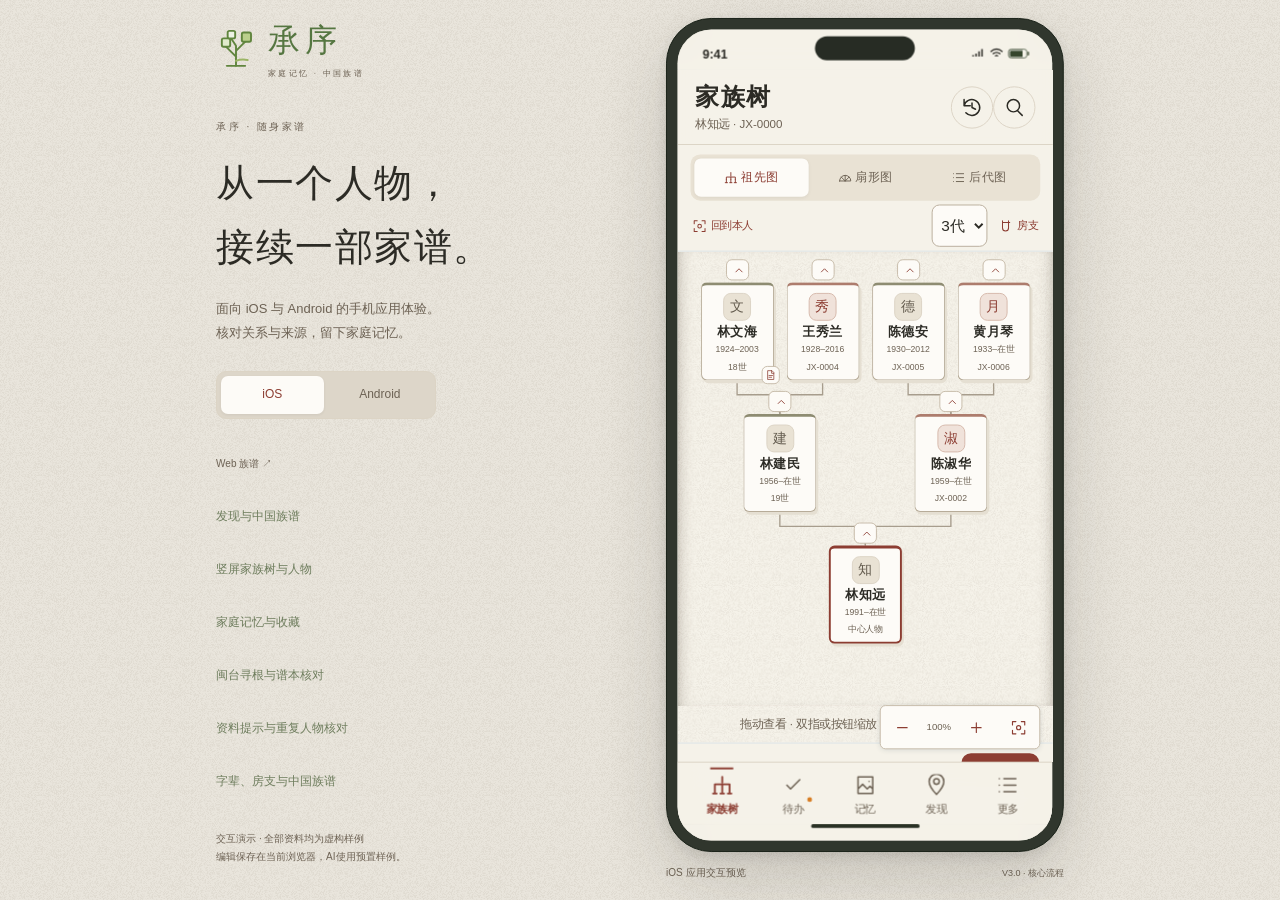
<file: index.html>
<!doctype html>
<html lang="zh-CN"><head><meta charset="utf-8"><meta name="viewport" content="width=device-width,initial-scale=1,viewport-fit=cover"><meta name="theme-color" content="#f5f2e9"><meta name="apple-mobile-web-app-capable" content="yes"><meta name="description" content="承序 iOS 与 Android 手机应用高保真交互原型"><title>承序 · 移动端应用原型</title><link rel="icon" href="[data-uri]" type="image/svg+xml"><style>@charset "UTF-8";
:root{--green:#416c2b;--green-dark:#31541f;--green-soft:#eef3e7;--ink:#25302a;--muted:#6d756f;--line:#e3e6df;--paper:#f7f8f4;--white:#fff;--gold:#aa7f3d;--blue:#507c9d;--rose:#a76d76;--radius:12px;--shadow:0 5px 22px #25372a0a;--font:"Segoe UI","Microsoft YaHei","PingFang SC",sans-serif}
*{box-sizing:border-box}body{margin:0;color:var(--ink);font:14px/1.65 var(--font);background:var(--paper)}button,input,select,textarea{font:inherit}button,a,input,select,textarea{-webkit-tap-highlight-color:transparent}button{cursor:pointer}button:disabled{cursor:not-allowed;opacity:.5}a{color:inherit;text-decoration:none}button{color:inherit}button:focus-visible,a:focus-visible{outline:3px solid #8ea75c;outline-offset:4px}img{max-width:100%;display:block}svg{vertical-align:middle;flex-shrink:0}.icon{width:20px;height:20px;stroke:currentColor;stroke-width:1.65;fill:none;stroke-linecap:round;stroke-linejoin:round}.skip-link{position:fixed;top:-80px;left:10px;z-index:999;background:white;padding:12px}.skip-link:focus{top:8px}h1,h2,h3,h4,p{margin-top:0}h1,h2,h3,h4{line-height:1.45}h1{font-size:30px;font-weight:600;letter-spacing:1px}h2{font-size:21px;font-weight:600}h3{font-size:17px;font-weight:600}p{margin-bottom:15px}.muted{color:var(--muted)}.small{font-size:12px}.tiny{font-size:11px}.serif{font-family:"Noto Serif SC","Songti SC","SimSun",serif}.global-header{height:79px;background:white;display:flex;align-items:center;padding:0 4%;gap:46px;border-bottom:1px solid var(--line);position:sticky;top:0;z-index:50}.brand{display:flex;align-items:center;gap:9px;flex-shrink:0}.brand img{width:42px;height:47px}.brand>span{font-family:"SimSun",serif;font-weight:bold;font-size:29px;letter-spacing:3px;line-height:1.15;color:#496d30}.brand small{display:block;font:8px/1.2 var(--font);letter-spacing:5px;margin-top:4px}.main-nav{display:flex;align-self:stretch;align-items:stretch;gap:27px}.main-nav a{display:flex;gap:5px;align-items:center;position:relative;font-size:14px;white-space:nowrap}.main-nav a.active{font-weight:600;color:var(--green)}.main-nav a.active:after{position:absolute;content:"";height:3px;background:var(--green);left:0;right:0;bottom:0}.nav-new{font-size:9px;background:#edf2e1;color:var(--green);padding:0 4px;border-radius:3px}.header-tools{margin-left:auto;display:flex;align-items:center;gap:16px}.icon-btn{background:transparent;border:0;position:relative;display:inline-flex;align-items:center;justify-content:center;width:36px;height:36px;border-radius:7px}.icon-btn:hover{background:var(--green-soft)}.notification-dot{position:absolute;width:6px;height:6px;right:7px;top:7px;background:#bc8548;border:1px solid white;border-radius:50%}.user-menu{border:0;background:transparent;display:flex;align-items:center;gap:9px;white-space:nowrap}.user-menu .icon{width:14px}.mini-avatar{width:34px;height:34px;display:grid;place-items:center;background:#edf1df;color:#5f753d;border-radius:50%;font-family:serif;font-size:17px}.demo-strip{height:33px;border-bottom:1px solid var(--line);background:#f4f5ed;display:flex;justify-content:center;align-items:center;gap:7px;color:#79826b;font-size:10px;letter-spacing:.4px}.demo-strip button{border:0;background:none;color:#637c46;padding:0 0 0 12px;font-size:10px;display:inline-flex;align-items:center;gap:4px}.demo-strip .icon{width:12px;height:12px}.status-dot{width:5px;height:5px;border-radius:50%;background:#80945c;display:inline-block}.page{max-width:1280px;margin:0 auto;padding:42px 44px 60px}.page-header{display:flex;align-items:flex-end;justify-content:space-between;margin-bottom:26px;gap:18px}.page-header h1{margin:0 0 7px}.page-header p{margin:0;color:var(--muted);font-size:13px}.eyebrow{font-size:10px;letter-spacing:2.7px;color:#71815e;text-transform:uppercase;font-weight:600;margin-bottom:11px}.btn{display:inline-flex;align-items:center;justify-content:center;gap:8px;border-radius:5px;border:1px solid var(--line);padding:10px 18px;line-height:1.3;min-height:42px;background:white;font-weight:500;white-space:nowrap;transition:all .15s}.btn:hover{border-color:#91a67c;background:#f5f8f0}.btn-primary{background:var(--green);border-color:var(--green);color:white}.btn-primary:hover{background:var(--green-dark);color:white}.btn-soft{background:var(--green-soft);border-color:var(--green-soft);color:var(--green)}.btn-plain{background:none;border-color:transparent;padding-left:0;padding-right:0;color:var(--green)}.btn-sm{min-height:34px;padding:7px 12px;font-size:12px}.btn .icon{width:16px;height:16px}.actions{display:flex;align-items:center;gap:10px;flex-wrap:wrap}.text-link{border:0;background:none;color:var(--green);padding:0;display:inline-flex;gap:6px;align-items:center;font-size:12px}.text-link .icon{width:14px}.panel{background:white;border:1px solid var(--line);border-radius:var(--radius);box-shadow:var(--shadow)}.panel-head{padding:22px 24px 15px;display:flex;align-items:center;justify-content:space-between;gap:14px}.panel-head h2,.panel-head h3{margin:0}.panel-body{padding:0 24px 24px}.section-heading{display:flex;justify-content:space-between;align-items:center;margin:33px 0 16px}.section-heading h2{margin:0}.tag{display:inline-flex;align-items:center;gap:4px;border-radius:4px;padding:3px 8px;font-size:10px;background:#f1f3ed;color:#67735c;white-space:nowrap}.tag.green{background:#edf3e4;color:#527835}.tag.amber{background:#f8f0df;color:#967133}.tag.blue{background:#edf3f7;color:#557c96}.tag .icon{width:11px;height:11px}.avatar{width:43px;height:43px;display:grid;place-items:center;background:#e8eef2;color:#6486a0;border-radius:50%;font:22px "SimSun",serif;flex-shrink:0}.avatar.female{background:#f4e9e9;color:#ab7f85}.avatar.large{width:80px;height:80px;font-size:37px}.avatar.xlarge{width:110px;height:110px;font-size:47px;border:5px solid white;box-shadow:0 1px 8px #23352b12}.avatar.tiny-avatar{width:28px;height:28px;font-size:14px}.divider{height:1px;background:var(--line);margin:20px 0}.empty-state{text-align:center;padding:60px 20px;color:var(--muted)}.empty-state .icon{width:38px;height:38px;margin-bottom:15px;color:#99a887}.hidden{display:none!important}
/* Home */
.home-page{padding-top:33px}.welcome-line{display:flex;align-items:center;justify-content:space-between;margin-bottom:24px;color:var(--muted);font-size:12px}.welcome-line strong{font-weight:500;color:#526147}.home-grid{display:grid;grid-template-columns:minmax(0,1fr) 310px;gap:24px}.hero{background:#edf1e4;position:relative;overflow:hidden;min-height:316px;border-radius:14px;display:flex;border:1px solid #e0e7d6}.hero-copy{padding:35px 32px;position:relative;z-index:2;width:59%}.hero h1{font-family:"SimSun",serif;font-size:34px;line-height:1.55;font-weight:500;letter-spacing:3px;margin-bottom:14px}.hero p{font-size:12px;line-height:1.9;color:#737c67;max-width:290px;margin-bottom:23px}.hero-art{position:absolute;right:0;top:0;bottom:0;width:47%;overflow:hidden}.hero-art:before{content:"";position:absolute;inset:0;background:linear-gradient(90deg,#edf1e4,transparent 35%);z-index:1}.hero-photo{position:absolute;width:285px;height:204px;right:-30px;top:58px;background:white;border:9px solid white;transform:rotate(7deg);box-shadow:0 10px 25px #3e513422;object-fit:cover}.hero-letter{position:absolute;right:86px;top:157px;width:137px;height:129px;transform:rotate(-11deg);border:6px solid #fffaf0;box-shadow:0 6px 14px #39452c20;object-fit:cover}.hero-seal{position:absolute;width:50px;height:50px;border:1px solid #8d9f6a;border-radius:50%;left:25px;top:40px;display:grid;place-items:center;font:18px "SimSun";color:#7c8f5b;transform:rotate(-13deg);z-index:2}.family-panel{padding:23px 23px 0;background:white}.family-panel h3{font-size:14px;margin-bottom:15px}.family-name{font-family:"SimSun",serif;font-size:22px;letter-spacing:3px;margin:14px 0 5px}.family-summary{display:grid;grid-template-columns:1fr 1fr 1fr;margin:21px 0 19px}.family-summary>div{text-align:center;border-right:1px solid var(--line)}.family-summary>div:last-child{border:0}.family-summary strong{display:block;font:23px Georgia,serif;color:#3c5631}.family-summary span{font-size:10px;color:var(--muted)}.family-panel .btn{width:100%;margin-bottom:21px}.avatar-stack{display:flex;align-items:center;margin-top:15px}.avatar-stack .mini-avatar{border:2px solid white;margin-right:-8px;width:30px;height:30px;font-size:13px}.avatar-stack span:last-child{font-size:11px;color:var(--muted);margin-left:16px}.quick-actions{display:grid;grid-template-columns:repeat(3,1fr);gap:12px;margin-top:18px}.quick-action{display:flex;align-items:center;gap:12px;text-align:left;background:white;border:1px solid var(--line);border-radius:9px;padding:16px 17px}.quick-action:hover{border-color:#a2b78c;box-shadow:var(--shadow)}.action-icon{width:36px;height:36px;background:#f0f3e8;border-radius:9px;display:grid;place-items:center;color:#738950;flex-shrink:0}.quick-action strong{display:block;font-size:12px;font-weight:500}.quick-action small{color:var(--muted);font-size:10px}.home-lower{display:grid;grid-template-columns:minmax(0,1fr) 310px;gap:24px}.tasks{display:grid;grid-template-columns:1fr 1fr;gap:14px}.task{border:1px solid var(--line);border-radius:10px;background:white;padding:20px;display:flex;align-items:flex-start;gap:13px}.task-title{font-size:13px;font-weight:600;margin-bottom:6px}.task p{font-size:11px;line-height:1.8;color:var(--muted);margin-bottom:14px}.task-icon{color:#869a69;margin-top:4px}.activity-list{padding:0 22px}.activity{position:relative;padding:0 0 18px 29px;font-size:11px}.activity:before{content:"";position:absolute;left:6px;top:8px;width:6px;height:6px;border-radius:50%;background:#a3b78c}.activity:after{content:"";position:absolute;left:8px;top:18px;bottom:2px;width:1px;background:var(--line)}.activity:last-child:after{display:none}.activity small{display:block;font-size:10px;color:#929a8c;margin-top:4px}.memory-teaser{display:grid;grid-template-columns:repeat(3,1fr);gap:14px}.memory-mini{border:1px solid var(--line);border-radius:10px;overflow:hidden;background:white;cursor:pointer}.memory-mini>img{width:100%;height:132px;object-fit:cover}.memory-mini-body{padding:12px 13px}.memory-mini h4{font-size:12px;margin-bottom:4px}.memory-mini p{font-size:10px;color:var(--muted);margin:0}.roots-mini{background:#edf1e6;padding:22px;border-radius:12px;position:relative;overflow:hidden}.roots-mini h3{font-family:"SimSun",serif;font-size:22px;letter-spacing:2px;position:relative}.roots-mini p{font-size:11px;color:#79816c;line-height:1.9;position:relative}.roots-mini .icon{color:#899f70}.page-footer{margin-top:45px;display:flex;justify-content:space-between;padding-top:19px;border-top:1px solid var(--line);font-size:10px;color:#9a9e93}.page-footer a{color:#6c7f52}
/* Tree */
.tree-page{max-width:none;padding:0}.tree-toolbar{padding:19px 3%;background:white;display:flex;justify-content:space-between;gap:12px;align-items:center;border-bottom:1px solid var(--line)}.tree-title{display:flex;align-items:center;gap:12px}.tree-title strong{font-size:15px}.tree-title .icon{color:#7e945e}.tree-title small{display:block;font-size:10px;color:var(--muted)}.tree-title button{border:0;background:none}.view-switch{display:flex;background:#f3f5ef;padding:4px;border-radius:7px;gap:3px}.view-switch button{border:0;background:transparent;padding:7px 12px;font-size:11px;border-radius:4px;display:flex;align-items:center;gap:6px}.view-switch .active{background:white;box-shadow:0 1px 4px #263c2510;color:var(--green)}.view-switch .icon{width:15px;height:15px}.tree-actions{display:flex;align-items:center;gap:12px}.tree-actions select,.filter-select{border:1px solid var(--line);border-radius:5px;background:white;padding:8px;font-size:11px;color:#59634f}.tree-subbar{display:flex;align-items:center;justify-content:space-between;padding:12px 3%;font-size:11px;border-bottom:1px solid var(--line);background:#fbfcf9}.tree-subbar .actions{gap:19px}.legend{display:flex;gap:14px;align-items:center;font-size:10px;color:var(--muted)}.legend i{width:7px;height:7px;display:inline-block;margin-right:5px;border-radius:2px;background:#7999ae}.legend .female-dot{background:#c2959b}.legend .hint-dot{background:#8aa35b}.tree-workspace{position:relative;min-height:610px;height:calc(100vh - 263px);overflow:hidden;background:#f3f5ef;background-image:radial-gradient(#bcc7b84d .7px,transparent .7px);background-size:20px 20px}.tree-canvas{width:1320px;height:650px;position:relative;transform-origin:0 0;touch-action:none;cursor:grab;transition:transform .15s}.tree-canvas.dragging{cursor:grabbing;transition:none}.tree-lines{position:absolute;inset:0;width:100%;height:100%;pointer-events:none}.tree-lines path{fill:none;stroke:#c6cfc0;stroke-width:1.5}.generation-label{position:absolute;top:21px;color:#949d8b;font-size:10px;letter-spacing:1px}.person-node{position:absolute;width:214px;min-height:79px;background:white;border:1px solid #e0e5d9;border-radius:7px;box-shadow:0 2px 6px #2d3d2110;display:flex;align-items:center;gap:11px;padding:14px 12px;text-align:left;cursor:pointer;border-left:3px solid #83a2b6}.person-node.female{border-left-color:#cba2a8}.person-node:hover{border-color:#9fb585;box-shadow:0 3px 14px #3444271c;z-index:3}.person-node.selected{outline:2px solid #6d9151;outline-offset:2px}.person-node .avatar{width:37px;height:37px;font-size:19px}.person-node strong{font-size:13px;font-weight:600;display:block}.person-node small{font-size:9px;color:#8c9385;display:block;margin-top:2px}.person-node .node-info{min-width:0}.node-badge{position:absolute;right:9px;top:9px;color:#83a35b}.node-badge .icon{width:13px;height:13px}.node-id{font-size:8px;letter-spacing:.4px;color:#a2a89c}.person-node.placeholder{border:1px dashed #c4d0b9;justify-content:center;min-height:65px;color:#8c9e7d;background:#f9fbf6;box-shadow:none;font-size:11px}.person-node.placeholder .icon{width:15px}.node-living{font-size:9px;color:#7a8c6a;display:flex;gap:2px;align-items:center}.node-living .icon{width:10px;height:10px}.tree-controls{position:absolute;bottom:24px;left:3%;display:flex;background:white;border:1px solid var(--line);box-shadow:var(--shadow);border-radius:7px;overflow:hidden;z-index:5}.tree-controls button{background:white;border:0;border-right:1px solid var(--line);width:39px;height:39px;font-size:16px}.tree-controls button:last-child{border:0}.tree-controls .icon{width:17px}.tree-controls .zoom-text{width:54px;font-size:10px;color:var(--muted)}.tree-hint{position:absolute;bottom:25px;left:50%;transform:translateX(-50%);font-size:10px;color:#8c9682;white-space:nowrap;background:#f4f6f0e8;padding:5px 12px;border-radius:10px}.tree-selection{position:absolute;top:21px;left:24px;background:white;border:1px solid var(--line);border-radius:6px;padding:8px 13px;z-index:4;font-size:10px;color:var(--muted)}.fan-wrap{display:flex;align-items:center;justify-content:center;height:100%;min-height:520px}.fan-svg{max-width:820px;width:88%;height:100%}.fan-svg path{stroke:white;stroke-width:3;cursor:pointer;transition:filter .2s}.fan-svg path:hover{filter:brightness(.95)}.fan-svg text{pointer-events:none;font-family:var(--font);font-size:12px;fill:#4e6240}.descendants{width:min(760px,90%);margin:35px auto;background:white;padding:24px;border:1px solid var(--line);border-radius:10px}.descendant-row{display:flex;align-items:center;gap:12px;border-bottom:1px solid var(--line);padding:12px 15px;cursor:pointer}.descendant-row:hover{background:#f8faf4}.descendant-row .relationship{font-size:10px;margin-left:auto;color:var(--muted)}
/* Drawers / profiles */
.drawer-scrim{position:fixed;inset:112px 0 0;background:#15271013;z-index:60}.person-drawer{position:fixed;right:0;top:112px;bottom:0;width:386px;max-width:95vw;background:white;z-index:61;box-shadow:-8px 0 35px #22351f16;overflow:auto;animation:slideIn .2s ease}.drawer-top{padding:20px 22px;display:flex;justify-content:space-between;color:#7e8773;font-size:11px;border-bottom:1px solid var(--line)}.drawer-person{padding:27px 26px 22px;text-align:center}.drawer-person .avatar{margin:0 auto 15px}.drawer-person h2{font-family:"SimSun";font-size:26px;letter-spacing:3px;margin-bottom:3px}.drawer-person .tag{margin-top:10px}.drawer-primary{padding:0 24px 24px;display:grid;grid-template-columns:1fr 1fr;gap:10px}.drawer-details{border-top:1px solid var(--line);padding:23px 26px}.drawer-details h3{font-size:13px;margin-bottom:18px}.info-pair{display:flex;gap:15px;margin-bottom:13px;font-size:12px}.info-pair>span{color:var(--muted);min-width:43px}.info-pair>strong{font-weight:500}.drawer-metrics{display:grid;grid-template-columns:repeat(3,1fr);gap:5px;border-top:1px solid var(--line);padding:21px 20px;text-align:center}.drawer-metrics strong{display:block;font:23px Georgia;color:#587441}.drawer-metrics span{font-size:10px;color:var(--muted)}.hint-card{margin:0 24px 22px;background:#f6f5ec;padding:17px;border-radius:8px;font-size:11px;color:#7e7859}.hint-card h4{font-size:12px;color:#747250;margin-bottom:6px}.hint-card .btn{margin-top:7px}.profile-hero{background:#eaf0e1;border-bottom:1px solid #dde6d4;padding:25px 0 0}.profile-hero-inner{max-width:1190px;margin:auto;padding:0 38px}.breadcrumb{font-size:11px;color:#7b876f;margin-bottom:22px}.profile-heading{display:flex;gap:23px;align-items:center;padding-bottom:25px}.profile-heading h1{font-family:"SimSun";font-size:33px;letter-spacing:4px;margin-bottom:6px}.profile-heading .actions{margin-left:auto}.profile-identity{color:#7d8971;font-size:12px}.profile-tabs{display:flex;gap:33px}.profile-tabs button,.tab-button{border:0;background:none;color:#6d795e;font-size:12px;padding:13px 1px;position:relative}.profile-tabs button.active{font-weight:600;color:#3f642b}.profile-tabs button.active:after{content:"";position:absolute;bottom:0;left:0;right:0;height:3px;background:var(--green)}.profile-tabs .tab-count{font-size:10px;color:#859078;margin-left:5px}.profile-body{display:grid;grid-template-columns:minmax(0,1fr) 292px;gap:24px;max-width:1190px;padding:28px 38px 60px;margin:auto}.profile-main>.panel{margin-bottom:20px}.fact-grid{display:grid;grid-template-columns:1fr 1fr;gap:0 25px}.fact{padding:14px 0;border-bottom:1px solid #eef0e8;position:relative;font-size:12px}.fact label{color:var(--muted);font-size:10px;display:block;margin-bottom:6px}.fact .text-link{font-size:10px;position:absolute;right:0;top:14px}.fact small{display:block;color:#8b9581;font-size:10px;margin-top:4px}.profile-aside .panel{margin-bottom:18px}.profile-aside .panel-head{padding:20px 20px 12px}.profile-aside .panel-body{padding:0 20px 20px;font-size:11px}.hint-row{display:flex;align-items:flex-start;gap:9px;padding:12px 0;border-bottom:1px solid var(--line);font-size:11px}.hint-row .icon{width:16px;color:#8ba268}.hint-row p{margin:0}.hint-row small{font-size:10px;color:#8d967f;display:block}.family-member{display:flex;align-items:center;gap:12px;padding:13px 0;border-bottom:1px solid #edf0e7;font-size:12px}.family-member .text-link{margin-left:auto}.family-member small{display:block;color:var(--muted);font-size:10px}.source-row{padding:18px 0;border-bottom:1px solid var(--line);display:flex;gap:14px;align-items:flex-start}.source-number{width:29px;height:29px;border-radius:50%;background:#eef3e7;display:grid;place-items:center;color:#76915a;font-size:12px;flex-shrink:0}.source-row h4{font-size:13px;margin-bottom:6px}.source-row p{font-size:11px;color:var(--muted);margin-bottom:9px}.source-row .btn{margin-left:auto}.timeline{padding:0 0 0 22px}.timeline-event{position:relative;border-left:1px solid #d4dec9;padding:0 0 32px 29px}.timeline-event:before{position:absolute;content:"";width:9px;height:9px;border-radius:50%;background:#839d61;left:-5px;top:8px;border:2px solid white;box-shadow:0 0 0 1px #c7d4b9}.timeline-event .year{font:22px Georgia;color:#6c8051;margin-bottom:6px}.timeline-event h4{font-size:13px;margin-bottom:3px}.timeline-event p{font-size:11px;color:var(--muted);margin-bottom:8px}.change{padding:18px 0;border-bottom:1px solid var(--line);font-size:12px}.change small{display:block;color:var(--muted);font-size:10px;margin-top:7px}
/* Memories */
.toolbar{display:flex;gap:15px;align-items:center;justify-content:space-between;padding:17px 0;margin-bottom:9px}.pill-tabs{display:flex;gap:6px;flex-wrap:wrap}.pill-tabs button{border:1px solid transparent;background:transparent;border-radius:30px;font-size:12px;padding:7px 16px;color:#77816c}.pill-tabs button.active{background:#e7eddd;color:#4b6c35;border-color:#e0e7d4}.search-field{border:1px solid var(--line);background:white;display:flex;gap:8px;align-items:center;border-radius:6px;padding:7px 12px;max-width:280px}.search-field .icon{width:16px;color:#94a087}.search-field input{border:0;outline:0;min-width:0;background:none;width:100%;font-size:12px}.memory-grid{display:grid;grid-template-columns:repeat(3,1fr);gap:22px}.memory-card{background:white;border:1px solid var(--line);border-radius:11px;overflow:hidden;transition:box-shadow .2s,transform .2s}.memory-card:hover{transform:translateY(-3px);box-shadow:0 10px 30px #29412212}.memory-image{position:relative;cursor:pointer;height:216px;background:#e2e6db;overflow:hidden}.memory-image>img{width:100%;height:100%;object-fit:cover}.memory-type{position:absolute;left:13px;top:13px;background:#ffffffed;border-radius:4px;padding:3px 8px;color:#637054;font-size:10px;display:flex;gap:4px;align-items:center}.memory-type .icon{width:12px;height:12px}.memory-save{position:absolute;right:12px;top:12px;width:29px;height:29px;background:#fffffff0;border:0;border-radius:50%;display:grid;place-items:center;color:#879771}.memory-save .icon{width:15px;height:15px}.memory-save.saved{color:#547c32}.memory-card-body{padding:18px 19px}.memory-card h3{font-size:15px;margin-bottom:7px;cursor:pointer}.memory-card p{font-size:11px;color:var(--muted);min-height:38px;margin-bottom:16px}.memory-meta{display:flex;align-items:center;justify-content:space-between;font-size:10px;color:#8b9480}.memory-person{display:flex;align-items:center;gap:7px}.memory-person .avatar{width:24px;height:24px;font-size:12px}.audio-art{display:flex;align-items:center;justify-content:center;gap:4px;height:100%;background:#e9eee1;color:#7b9661}.audio-art i{display:inline-block;width:3px;border-radius:3px;background:#a3b48d}.audio-art .big-play{position:absolute;width:49px;height:49px;border:0;background:#fff;border-radius:50%;color:#6b8d48;box-shadow:0 3px 14px #52743c20;display:grid;place-items:center}.story-art{height:100%;background:#eee8db;padding:28px 34px;color:#a2957d;display:flex;flex-direction:column;justify-content:center}.story-art span{font-family:"SimSun";font-size:29px;letter-spacing:4px;line-height:1.8}.story-art small{font-size:9px;margin-top:8px;letter-spacing:2px}.memory-viewer{display:grid;grid-template-columns:1.1fr 1fr;gap:27px}.memory-viewer>img{width:100%;max-height:480px;object-fit:contain;border-radius:8px;background:#eceee8}.memory-viewer h2{font-size:21px}.memory-viewer .story-text{font-size:12px;line-height:2;color:#687260}.audio-player{padding:18px;background:#f0f4e8;border-radius:8px;margin-bottom:18px}.audio-player audio{width:100%}.audio-player p{font-size:11px;margin:10px 0 0}
/* Roots */
.roots-banner{display:grid;grid-template-columns:1fr 1fr;background:#eaf0e0;border:1px solid #dde6cf;border-radius:13px;overflow:hidden}.roots-banner-copy{padding:32px}.roots-banner h1{font-family:"SimSun";font-size:31px;font-weight:500;letter-spacing:3px;line-height:1.7;margin-bottom:15px}.roots-banner p{font-size:12px;color:#7a846b;line-height:1.9;max-width:350px}.roots-banner-art{background:url('[data-uri]') center/cover;min-height:280px;position:relative}.roots-banner-art:after{content:"";position:absolute;inset:0;background:linear-gradient(90deg,#eaf0e0,transparent 55%)}.roots-grid{display:grid;grid-template-columns:1.65fr 1fr;gap:23px;margin-top:25px}.migration-map{padding:10px 20px 0;background:#f9faf6;border-radius:8px}.migration-map svg{width:100%;height:255px}.migration-map text{font-family:var(--font)}.map-label{font-size:13px;fill:#53713b}.map-small{font-size:10px;fill:#8c957e}.map-route{stroke:#859b62;stroke-width:2;stroke-dasharray:5 5;fill:none;animation:dash 25s linear infinite}.migration-map .map-point{cursor:pointer}.migration-map .map-point:hover circle{fill:#c3d4a7}.route-steps{display:flex;justify-content:space-between;padding:15px 5px 7px;gap:12px}.route-step{font-size:11px;flex:1}.route-step small{font-size:10px;color:#90997f;display:block;margin-bottom:6px}.route-step strong{font-weight:500;color:#62764b}.roots-note{font-size:10px;color:#8a967c;padding-top:12px;margin-top:10px;border-top:1px solid var(--line)}.clue{padding:15px 0;border-bottom:1px solid var(--line)}.clue h4{font-size:12px;margin-bottom:7px}.clue p{font-size:11px;color:var(--muted);margin-bottom:10px}.evidence-table{width:100%;border-collapse:collapse;font-size:12px}.evidence-table th{text-align:left;font-weight:500;color:#849073;background:#f6f8f1;font-size:10px}.evidence-table th,.evidence-table td{padding:13px 14px;border-bottom:1px solid var(--line)}.evidence-table small{font-size:10px;color:#8c9680;display:block}.match-score{color:#74934b;font-size:11px}.comparison-grid{display:grid;grid-template-columns:1fr 1fr;gap:17px}.comparison-column{border:1px solid var(--line);border-radius:8px;padding:18px}.comparison-column h3{font-size:15px}.comparison-column img{height:180px;width:100%;object-fit:cover;margin-bottom:16px;border-radius:5px}.comparison-column dl{font-size:12px;margin:0}.comparison-column dt{color:var(--muted);font-size:10px;margin-top:9px}.comparison-column dd{margin:0}.comparison-decision{margin-top:20px;padding-top:15px;border-top:1px solid var(--line);font-size:12px}.comparison-decision label{display:flex;gap:8px;align-items:flex-start;margin:14px 0;cursor:pointer}.comparison-decision input{accent-color:var(--green)}
/* AI studio */
.studio-layout{display:grid;grid-template-columns:225px 1fr;gap:24px}.studio-sidebar{padding:12px;height:fit-content}.studio-sidebar button{width:100%;text-align:left;border:0;background:none;display:flex;gap:12px;align-items:center;padding:15px 12px;margin-bottom:3px;border-radius:7px;font-size:12px;color:#7d886f}.studio-sidebar button.active{background:#eef3e5;color:#4e7432;font-weight:600}.studio-sidebar .icon{width:19px}.studio-sidebar small{display:block;font-size:9px;color:#94a084;margin-top:3px;font-weight:400}.studio-main{min-width:0}.studio-intro{padding:23px 25px;border-bottom:1px solid var(--line)}.studio-intro h2{margin-bottom:7px;font-size:20px}.studio-intro p{font-size:11px;color:var(--muted);margin:0}.studio-content{padding:25px}.stepper{display:flex;align-items:center;gap:9px;margin-bottom:25px;color:#9ca58f;font-size:11px}.stepper span{display:flex;align-items:center;gap:7px}.stepper i{font-style:normal;border:1px solid #d8dfce;width:21px;height:21px;border-radius:50%;display:grid;place-items:center;font-size:10px}.stepper span.active{color:#5b7c3e}.stepper .active i{background:#6e8e4b;color:white;border-color:#6e8e4b}.stepper b{flex:1;height:1px;background:var(--line);min-width:15px}.upload-zone{border:1px dashed #b9c9a4;border-radius:9px;padding:37px;text-align:center;background:#f9fbf5}.upload-zone .icon{width:34px;height:34px;color:#9aaf7f;margin-bottom:13px}.upload-zone h3{font-size:14px;margin-bottom:7px}.upload-zone p{font-size:11px;color:var(--muted);margin-bottom:18px}.sample-file{display:flex;align-items:center;gap:14px;border:1px solid var(--line);background:white;border-radius:8px;padding:13px 15px;margin:20px 0}.sample-file img{width:46px;height:54px;object-fit:cover;border-radius:3px}.sample-file strong{font-size:12px;font-weight:500;display:block}.sample-file small{font-size:10px;color:#8b967c;display:block}.sample-file .tag{margin-left:auto}.studio-note{font-size:10px;color:#929c85;line-height:1.8;margin-top:18px}.ocr-review{display:grid;grid-template-columns:.85fr 1.15fr;gap:23px}.ocr-review>img{width:100%;height:355px;object-fit:cover;object-position:right;border-radius:6px}.review-fields .field{margin-bottom:13px}.review-fields label{font-size:10px;color:#7a886d;display:flex;justify-content:space-between;margin-bottom:5px}.field input,.field select,.field textarea{width:100%;border:1px solid #dce2d4;border-radius:5px;background:white;padding:10px 12px;font-size:12px;outline:none}.field input:focus,.field textarea:focus{border-color:#94ac78;box-shadow:0 0 0 3px #b9cba522}.field textarea{min-height:90px;resize:vertical}.form-grid{display:grid;grid-template-columns:1fr 1fr;gap:17px}.form-grid .full{grid-column:1/-1}.field label{display:block;color:#7f8974;font-size:11px;margin-bottom:6px}.review-warning{font-size:10px;color:#a28648;margin-top:5px}.success-state{text-align:center;padding:35px 20px}.success-state .success-icon{width:66px;height:66px;border-radius:50%;background:#ecf4e2;display:grid;place-items:center;margin:0 auto 19px;color:#729650}.success-state .icon{width:32px;height:32px}.success-state h2{font-size:21px;margin-bottom:11px}.success-state p{font-size:12px;color:var(--muted)}.chat-list{display:flex;flex-direction:column;gap:17px;min-height:250px}.chat-question{align-self:flex-end;border-radius:12px 12px 2px 12px;background:#edf3e3;padding:12px 16px;max-width:85%;font-size:12px}.chat-answer{border:1px solid var(--line);border-radius:10px;padding:19px;max-width:95%;font-size:12px;background:#fff}.chat-answer p{line-height:1.9}.chat-answer h4{font-size:12px;color:#69824b;margin-bottom:10px}.chat-citations{border-top:1px solid var(--line);margin-top:12px;padding-top:10px;display:flex;gap:7px;flex-wrap:wrap}.chat-citations button{font-size:10px;border:1px solid #dfe6d5;border-radius:4px;background:#f6f9ef;color:#75885a;padding:4px 8px}.chat-input{display:flex;gap:10px;margin-top:22px}.chat-input input{min-width:0;flex:1;border:1px solid #d8e0cc;border-radius:7px;padding:12px;font-size:12px;outline:none}.suggested-questions{display:flex;gap:7px;flex-wrap:wrap;margin-top:12px}.suggested-questions button{border:1px solid var(--line);background:#f9faf5;border-radius:20px;padding:6px 12px;color:#7e8c6c;font-size:10px}.recording-panel{text-align:center;background:#f8faf3;border:1px solid var(--line);border-radius:10px;padding:28px 24px}.record-button{border:0;background:#79974d;width:70px;height:70px;color:white;border-radius:50%;margin:18px auto 15px;display:grid;place-items:center;box-shadow:0 0 0 9px #edf3e2}.record-button .icon{width:27px;height:27px}.record-button.recording{background:#ab745a;animation:pulse 1.5s infinite}.recording-panel h3{font-size:14px;margin-bottom:5px}.interview-transcript{margin-top:20px;padding:20px;border:1px solid var(--line);border-radius:8px;font-size:12px;line-height:2}.interview-transcript h4{font-size:12px;color:#718855;margin-bottom:11px}
/* Modals and forms */
.modal-overlay{position:fixed;inset:0;background:#1b2a2066;z-index:100;display:flex;align-items:center;justify-content:center;padding:28px;backdrop-filter:blur(2px)}.modal{background:white;width:610px;max-width:100%;max-height:90vh;overflow:auto;border-radius:12px;box-shadow:0 20px 60px #14260d30;animation:modalIn .17s ease}.modal.wide{width:930px}.modal-header{padding:24px 26px 16px;display:flex;justify-content:space-between;gap:18px;align-items:center;border-bottom:1px solid var(--line)}.modal-header h2{font-size:20px;margin:0}.modal-content{padding:24px 26px}.modal-footer{padding:18px 26px;display:flex;justify-content:flex-end;gap:10px;border-top:1px solid var(--line);background:#fafbf7}.modal-description{font-size:12px;color:var(--muted);margin-bottom:22px}.close-btn{border:0;background:none;padding:0;color:#87937c;display:grid;place-items:center}.modal .field{margin-bottom:17px}.search-results{max-height:350px;overflow:auto;margin-top:17px}.search-result{display:flex;align-items:center;width:100%;background:white;border:0;border-bottom:1px solid var(--line);gap:13px;text-align:left;padding:13px 5px}.search-result:hover{background:#f8faf4}.search-result strong{display:block;font-size:12px}.search-result small{font-size:10px;color:var(--muted)}.search-result .icon{margin-left:auto;color:#8ba371;width:15px}.share-box{padding:15px;background:#f4f7ee;border-radius:7px;word-break:break-all;font-size:12px;margin-top:15px}.check-row{display:flex;align-items:flex-start;gap:8px;color:#7a866e;font-size:11px;margin:15px 0}.check-row input{accent-color:var(--green);margin-top:5px}.guide-list{display:grid;gap:15px}.guide-item{display:flex;align-items:flex-start;gap:13px;border-bottom:1px solid var(--line);padding-bottom:15px}.guide-item .step-num{font:21px Georgia;color:#91a873;min-width:26px}.guide-item h3{font-size:13px;margin-bottom:4px}.guide-item p{font-size:11px;color:var(--muted);margin:0}.source-document{display:grid;grid-template-columns:1fr 1fr;gap:24px}.source-document>img{width:100%;max-height:420px;object-fit:contain;background:#f2f1e7;border-radius:6px}.source-document p{font-size:12px;line-height:2}.source-document label{font-size:10px;color:#89967b}.toast{position:fixed;bottom:27px;left:50%;transform:translate(-50%,30px);background:#344b2b;color:#fff;padding:12px 23px;border-radius:8px;z-index:200;font-size:12px;opacity:0;pointer-events:none;transition:.2s;box-shadow:0 5px 20px #1d2b2020}.toast.visible{opacity:1;transform:translate(-50%,0)}.mobile-nav-label{display:none}
@keyframes slideIn{from{transform:translateX(100%)}to{transform:translateX(0)}}@keyframes modalIn{from{opacity:0;transform:translateY(10px)}to{opacity:1;transform:translateY(0)}}@keyframes pulse{50%{box-shadow:0 0 0 14px #e8d6c5}}@keyframes dash{to{stroke-dashoffset:-100}}
.person-node .node-info{line-height:1.25}.tree-workspace{height:calc(100vh - 234px);min-height:420px}.fan-wrap{min-height:0}
@media(min-width:1450px){.global-header{padding:0 max(4%,calc((100vw - 1350px)/2))}.tree-canvas{margin-left:calc((100vw - 1320px)/2)}}
@media(max-width:1100px){.global-header{gap:22px;padding:0 24px}.main-nav{gap:19px}.user-name{display:none}.home-grid,.home-lower{grid-template-columns:minmax(0,1fr) 270px}.page{padding:30px 27px 45px}.hero-copy{padding:30px 24px;width:65%}.hero h1{font-size:29px}.hero-art{width:43%}.hero-photo{right:-80px}.hero-letter{right:10px;width:125px}.tree-toolbar{flex-wrap:wrap}.tree-actions{margin-left:auto}.tree-workspace{height:calc(100vh - 300px)}.profile-body{grid-template-columns:minmax(0,1fr) 250px}.roots-grid{grid-template-columns:1.4fr 1fr}.memory-image{height:180px}}
@media(max-width:800px){.global-header{height:68px;padding:0 18px;gap:16px}.brand img{width:34px;height:40px}.brand>span{font-size:24px}.brand small{font-size:7px}.main-nav{position:fixed;bottom:0;left:0;right:0;height:58px;z-index:80;background:white;border-top:1px solid var(--line);gap:0;justify-content:space-around;padding:0 7px}.main-nav a{font-size:10px;padding:0 4px;justify-content:center;text-align:center;flex:1}.main-nav a.active:after{top:0;bottom:auto;height:2px}.main-nav .nav-new{display:none}.header-tools{gap:5px}.user-menu .icon{display:none}.demo-strip{height:29px;font-size:9px}.demo-strip button{font-size:9px;padding-left:4px}.demo-strip .icon{display:none}.page{padding:24px 20px 90px}.page-header h1{font-size:25px}.page-header{align-items:flex-start}.page-header p{font-size:11px}.page-header .btn{font-size:11px;padding:9px 11px;min-height:36px}.home-grid,.home-lower{grid-template-columns:1fr}.family-panel{display:none}.hero{min-height:300px}.hero-copy{width:64%;padding:27px 23px}.hero h1{font-size:29px;letter-spacing:2px}.hero p{font-size:11px}.hero-art{width:45%}.hero-photo{width:240px;height:178px;right:-80px;top:60px}.hero-letter{width:125px;height:118px;right:4px;top:170px}.hero-seal{left:15px;top:25px}.quick-actions{gap:8px}.quick-action{display:block;padding:14px 11px}.quick-action .action-icon{margin-bottom:9px;width:30px;height:30px}.quick-action strong{font-size:11px}.quick-action small{display:none}.tasks{gap:10px}.task{padding:16px 13px;gap:9px}.task p{font-size:10px}.task-title{font-size:12px}.memory-mini>img{height:110px}.memory-mini h4{font-size:11px}.memory-mini-body{padding:10px}.home-lower aside{display:grid;grid-template-columns:1fr 1fr;gap:14px}.home-lower aside .section-heading{margin-top:10px}.roots-mini{padding:20px}.tree-page{padding:0 0 60px}.tree-toolbar{padding:15px 18px;gap:12px}.tree-title{gap:8px}.tree-title strong{font-size:13px}.tree-title small{font-size:9px}.tree-toolbar .view-switch{order:3;width:100%;justify-content:center}.tree-actions .btn{padding:7px 9px;font-size:10px;min-height:32px}.tree-subbar{padding:10px 18px}.tree-subbar .actions{gap:12px}.legend{gap:8px;font-size:9px}.tree-workspace{height:calc(100vh - 302px);min-height:500px}.tree-hint{display:none}.tree-selection{font-size:9px;left:15px;top:15px}.tree-controls{bottom:19px;left:18px}.person-drawer,.drawer-scrim{top:97px;bottom:58px}.profile-hero-inner{padding:0 20px}.profile-heading{gap:15px;flex-wrap:wrap}.profile-heading .avatar.xlarge{width:83px;height:83px;font-size:35px}.profile-heading h1{font-size:28px}.profile-heading .actions{width:100%;margin:0}.profile-tabs{gap:22px;overflow-x:auto}.profile-tabs button{white-space:nowrap;font-size:11px}.profile-body{display:block;padding:22px 20px 90px}.profile-aside{display:grid;grid-template-columns:1fr 1fr;gap:15px}.panel-head{padding:19px 19px 13px}.panel-body{padding:0 19px 20px}.memory-grid{grid-template-columns:1fr 1fr;gap:14px}.memory-image{height:165px}.memory-card-body{padding:14px}.memory-card h3{font-size:13px}.memory-card p{font-size:10px;min-height:34px}.memory-meta{font-size:9px}.memory-person .avatar{display:none}.toolbar{flex-wrap:wrap}.pill-tabs{gap:3px}.pill-tabs button{font-size:11px;padding:6px 11px}.search-field{max-width:none;width:100%}.roots-banner{grid-template-columns:1fr}.roots-banner-copy{padding:27px}.roots-banner-art{display:none}.roots-banner h1{font-size:29px}.roots-grid{grid-template-columns:1fr}.roots-banner p{max-width:none}.studio-layout{grid-template-columns:1fr;gap:15px}.studio-sidebar{display:flex;padding:7px;overflow:auto}.studio-sidebar button{width:auto;flex:1;white-space:nowrap;padding:10px;font-size:10px;gap:6px;margin:0}.studio-sidebar small{display:none}.studio-sidebar .icon{width:15px}.studio-content{padding:20px}.studio-intro{padding:20px}.ocr-review{grid-template-columns:1fr}.ocr-review>img{height:180px;object-position:center}.memory-viewer{grid-template-columns:1fr}.memory-viewer>img{height:220px}.modal-overlay{padding:16px}.modal{max-height:85vh}.modal-header{padding:19px 20px 14px}.modal-content{padding:20px}.modal-footer{padding:15px 20px}.modal-header h2{font-size:18px}.source-document{grid-template-columns:1fr}.source-document>img{height:200px}.form-grid{gap:14px}.welcome-line{font-size:10px}.page-footer{display:block;font-size:9px;line-height:2}.toast{bottom:77px;max-width:90%;width:max-content}.evidence-table th,.evidence-table td{padding:10px 8px;font-size:10px}.evidence-table .btn{font-size:10px}.comparison-column{padding:12px}.comparison-column img{height:135px}.comparison-column h3{font-size:12px}.comparison-column dl{font-size:11px}}
@media(max-width:440px){.hero-copy{width:77%;padding:24px 20px}.hero h1{font-size:27px}.hero p{max-width:218px}.hero-art{width:35%;opacity:.65}.hero-letter{right:-24px;top:185px;width:102px;height:102px}.hero-photo{right:-107px}.hero-seal{display:none}.memory-teaser{grid-template-columns:1fr 1fr}.memory-teaser .memory-mini:last-child{display:none}.memory-grid{grid-template-columns:1fr}.memory-image{height:222px}.home-lower aside{grid-template-columns:1fr}.home-lower aside .roots-mini{display:none}.tasks{grid-template-columns:1fr}.task{padding:17px}.task p{font-size:11px}.profile-aside{grid-template-columns:1fr}.tree-subbar .legend{display:none}.tree-title small{max-width:175px;overflow:hidden;white-space:nowrap;text-overflow:ellipsis}.tree-actions select{display:none}.route-steps{gap:7px}.route-step{font-size:10px}.comparison-grid{gap:10px}.page-header .actions{gap:5px}.page-header .btn .icon{width:13px}.page-header{gap:9px}.form-grid{grid-template-columns:1fr}.form-grid .full{grid-column:auto}}
@media(max-width:440px){.hero-copy{width:100%}.hero h1{font-size:25px;letter-spacing:1px;line-height:1.75}.hero-art{opacity:.35}.hero{min-height:305px}}
@media(prefers-reduced-motion:reduce){*,*:before,*:after{animation:none!important;transition:none!important;scroll-behavior:auto!important}}
@media print{.global-header,.demo-strip,.main-nav,.tree-controls,.tree-hint,.actions,.page-footer{display:none!important}.page{padding:0}.tree-workspace{height:750px}.panel{box-shadow:none}.profile-body{display:block}.profile-aside{display:none}body{background:white}}
</style><style>/* Phone-first application UI. The desktop stage is only a review frame. */
:root{--app-green:#426b2e;--app-bg:#f6f7f2;--app-ink:#273129;--app-muted:#88917f;--phone-w:390px;--phone-h:844px;--preview-scale:.8}
html,body.mobile-prototype{height:100%;margin:0;overflow:hidden;background:#e9ede4}body.mobile-prototype{font-family:-apple-system,BlinkMacSystemFont,"Segoe UI","Microsoft YaHei",sans-serif;color:var(--app-ink)}.preview-stage{height:100dvh;display:flex;align-items:center;justify-content:center;gap:100px;padding:24px;background:radial-gradient(ellipse at 65% 50%,#f8faf4 0,#e9ede4 65%)}.review-panel{width:350px;flex-shrink:0}.review-brand{display:flex;align-items:center;gap:12px;margin-bottom:39px}.review-brand img{width:40px;height:46px}.review-brand>span{font:32px "SimSun",serif;color:#557641;letter-spacing:5px}.review-brand small{display:block;font:8px/1.5 var(--font);letter-spacing:2.3px;margin-top:5px;color:#8c9b7a}.review-eyebrow{font-size:10px;letter-spacing:2.5px;color:#8c9b79;margin-bottom:15px}.review-panel h1{font-family:"SimSun",serif;font-size:33px;line-height:1.6;font-weight:400;letter-spacing:2px;margin-bottom:17px}.review-panel>p{font-size:12px;color:#8b947e;line-height:2}.platform-switch{display:flex;background:#dde4d6;border:1px solid #d6dece;padding:4px;width:220px;gap:5px;border-radius:10px;margin:25px 0}.platform-switch button{flex:1;background:none;border:0;border-radius:7px;padding:9px;color:#7c8a6c;font-size:12px}.platform-switch button.active{background:#fff;color:#416829;box-shadow:0 2px 5px #2e492215}.review-links{margin-top:22px;display:grid;gap:13px}.review-links a{font-size:10px;color:#a1ac94;display:flex;gap:19px;align-items:center}.review-links a span{font-size:12px;color:#6e7d5d}.review-links a:hover span{color:#426b2e}.review-note{font-size:10px!important;margin-top:28px!important;line-height:1.8!important}.phone-area{flex-shrink:0;display:flex;flex-direction:column;align-items:center;gap:13px}.phone-wrap{width:calc((var(--phone-w) + 24px)*var(--preview-scale));height:calc((var(--phone-h) + 24px)*var(--preview-scale));position:relative}.phone{width:calc(var(--phone-w) + 24px);height:calc(var(--phone-h) + 24px);padding:11px;border-radius:47px;background:#30362d;border:1px solid #182016;box-shadow:0 26px 60px #30442630,0 0 0 1px #7c8670,0 0 0 4px #f4f6f040;transform:scale(var(--preview-scale));transform-origin:top left}.phone.android{border-radius:33px;background:#363a32;padding:9px}.phone-screen{height:100%;width:100%;background:var(--app-bg);border-radius:35px;position:relative;overflow:hidden;isolation:isolate;container-type:inline-size}.android .phone-screen{border-radius:24px}.device-caption{display:flex;gap:25px;align-items:center;justify-content:space-between;width:100%;font-size:10px;color:#8c967f}.device-caption span:last-child{font-size:9px}.status-bar{height:42px;padding:13px 26px 5px;display:flex;justify-content:space-between;align-items:center;color:#263021;font-size:13px;line-height:1;font-weight:600;position:relative;flex-shrink:0;background:var(--app-bg);z-index:35}.dynamic-island{position:absolute;background:#272c24;width:104px;height:25px;top:7px;left:50%;transform:translateX(-50%);border-radius:22px}.system-icons{display:flex;align-items:center;gap:5px}.system-icons svg{width:14px;height:12px}.battery{display:block;height:10px;width:20px;border:1px solid #66705b;border-radius:3px;position:relative;background:linear-gradient(90deg,#35452c 80%,transparent 80%);box-shadow:inset 0 0 0 1px #f6f7f2}.battery:after{content:"";width:2px;height:4px;position:absolute;right:-3px;top:2px;background:#66705b;border-radius:1px}.android .status-bar{height:32px;padding:10px 20px 3px;font-weight:500}.android .dynamic-island{width:10px;height:10px;border-radius:50%;top:10px}.mobile-app{height:calc(100% - 42px);display:flex;flex-direction:column;position:relative;overflow:hidden}.android .mobile-app{height:calc(100% - 32px)}.mobile-app #main{min-height:0;flex:1;overflow:auto;overscroll-behavior:contain;scroll-behavior:smooth;outline:none;scrollbar-width:none;position:relative}.mobile-app #main::-webkit-scrollbar,.phone-screen .modal::-webkit-scrollbar{display:none}.phone-screen .icon{width:22px;height:22px;stroke-width:1.7}.m-page{min-height:100%;padding-bottom:18px;animation:screenIn .18s ease}.m-body{padding:0 18px}.app-bar{position:sticky;top:0;background:#f6f7f2f2;backdrop-filter:blur(14px);height:62px;display:flex;align-items:center;justify-content:space-between;padding:0 18px;z-index:15;gap:12px}.app-bar.white{background:#fffffff5;border-bottom:1px solid #e9ece2}.app-bar h1{font-size:18px;letter-spacing:.5px;font-weight:600;margin:0;line-height:1.4}.app-bar .m-back{background:none;border:0;width:42px;height:44px;display:grid;place-items:center;margin-left:-11px}.app-bar .m-title{flex:1}.app-bar .m-title small{display:block;font-size:10px;font-weight:400;color:#98a28c;margin-top:1px}.m-icon-button{border:0;background:none;width:44px;height:44px;display:inline-grid;place-items:center;color:#56664a;border-radius:50%;flex-shrink:0}.m-icon-button:active{background:#e7efdc}.m-head-actions{display:flex;align-items:center;gap:0}.m-head-label{display:flex;align-items:center;gap:9px}.m-head-label img{width:26px;height:30px}.m-head-label strong{font:24px "SimSun",serif;letter-spacing:2px;color:#59793f}.m-title-row{display:flex;justify-content:space-between;align-items:center;margin:21px 0 13px}.m-title-row h2{font-size:17px;margin:0;letter-spacing:.2px}.m-title-row a,.m-title-row button{font-size:11px;color:#859571;background:none;border:0;display:flex;gap:4px;align-items:center}.m-title-row .icon{width:13px;height:13px}.m-muted{color:#8c977f}.m-kicker{font-size:10px;letter-spacing:2px;color:#8b9c72}.m-card{background:white;border:1px solid #e6eadf;border-radius:17px;overflow:hidden;margin-bottom:14px;box-shadow:0 3px 10px #33462503}.m-card-pad{padding:18px}.m-caption{font-size:10px;line-height:1.8;color:#9ba38e;margin:12px 0}.m-button{min-height:47px;border:0;border-radius:10px;display:flex;align-items:center;justify-content:center;gap:8px;background:#466e31;color:#fff;width:100%;font-size:14px;font-weight:500;padding:11px 14px}.m-button.secondary{background:#eff3e7;color:#68864b}.m-button .icon{width:18px}.m-paired-buttons{display:grid;grid-template-columns:1fr 1fr;gap:10px}.m-section-title{font-size:17px;font-weight:600;margin-bottom:15px}.m-tag{font-size:10px;display:inline-flex;align-items:center;gap:3px;padding:3px 7px;border-radius:5px;color:#7b8f63;background:#f0f4e8;white-space:nowrap}.m-tag.amber{color:#a88a51;background:#f7f1e5}.m-tag .icon{width:11px;height:11px}.m-demo{font-size:9px;color:#a3ac97;display:flex;gap:5px;justify-content:center;align-items:center;margin:18px 0 1px}.m-demo:before{content:"";width:4px;height:4px;border-radius:50%;background:#9bab80}#mobile-nav{height:70px;display:flex;align-items:stretch;padding:5px 9px 0;flex-shrink:0;background:#fff;border-top:1px solid #e9ece3;position:relative;z-index:20}.m-nav-link{display:flex;flex-direction:column;align-items:center;justify-content:center;gap:4px;flex:1;font-size:10px;color:#a0a995;border:0;background:none;min-height:54px}.m-nav-link .icon{width:23px;height:23px;stroke-width:1.65}.m-nav-link.active{color:#4d762e;font-weight:600}.m-nav-link.active .icon{stroke-width:2}.m-nav-add{position:relative;top:-14px;flex:1;display:flex;align-items:center;justify-content:center;flex-direction:column;border:0;background:none;gap:3px;color:#8c9b7c;font-size:10px}.m-nav-add>span{display:grid;place-items:center;width:49px;height:49px;background:#6e8d4b;color:white;border-radius:17px;box-shadow:0 4px 13px #456b3529;border:4px solid #fff}.m-nav-add .icon{width:25px;height:25px}.home-indicator{height:17px;background:#fff;display:flex;justify-content:center;align-items:flex-start;flex-shrink:0;z-index:20}.home-indicator:after{content:"";width:113px;height:4px;border-radius:4px;background:#293124}.android .home-indicator{height:15px}.android .home-indicator:after{width:96px;height:3px;background:#5b6352}.android #mobile-nav{height:72px}.android .m-card{border-radius:13px}.m-welcome{display:flex;justify-content:space-between;align-items:center;padding:5px 0 17px}.m-welcome span{font-size:12px;color:#8c997d}.m-welcome .m-tag{font-size:9px}.m-home-hero{height:192px;background:#e9efdc;border-radius:19px;position:relative;overflow:hidden;padding:22px;margin-bottom:19px}.m-home-hero .m-kicker{font-size:8px;position:relative;z-index:2}.m-home-hero h2{font:24px/1.6 "SimSun",serif;letter-spacing:1px;margin:12px 0 12px;position:relative;z-index:2}.m-home-hero a{font-size:11px;position:relative;z-index:2;display:inline-flex;align-items:center;gap:6px;color:#68804d;min-height:35px}.m-home-hero a .icon{width:15px}.m-home-hero>img{position:absolute;width:155px;height:141px;object-fit:cover;right:-37px;top:35px;transform:rotate(8deg);border:5px solid #fafbf5;box-shadow:0 4px 11px #3c542b18}.m-home-hero>img.letter{right:22px;top:109px;width:88px;height:77px;transform:rotate(-11deg);border-width:4px}.m-quick-grid{display:grid;grid-template-columns:repeat(4,1fr);gap:13px;margin-bottom:23px}.m-quick{border:0;background:none;display:flex;align-items:center;flex-direction:column;gap:8px;padding:0;color:#7d8c6e;font-size:11px;min-height:69px}.m-quick>span{width:47px;height:47px;border-radius:15px;display:grid;place-items:center;background:#fff;border:1px solid #e6ebdf;color:#8da46f}.m-quick:nth-child(2)>span{background:#f2eee3;color:#b29a67}.m-quick:nth-child(3)>span{background:#ebf0e3;color:#7c9658}.m-quick:nth-child(4)>span{background:#eaf0eb;color:#8ba196}.m-family-strip{padding:15px 16px;display:flex;align-items:center;gap:11px}.m-family-emblem{width:42px;height:44px;border-radius:11px;background:#f0f3e7;display:grid;place-items:center;color:#91a773;font:25px "SimSun",serif}.m-family-strip h3{font-size:14px;line-height:1.4;margin:0 0 3px}.m-family-strip p{font-size:10px;color:#97a18b;margin:0}.m-family-strip .icon{margin-left:auto;color:#a1ae90;width:17px}.m-task-row{display:flex;gap:12px;padding:16px;background:white;border:1px solid #e6ebdf;border-radius:15px;align-items:center}.m-task-symbol{width:42px;height:52px;border-radius:7px;overflow:hidden;flex-shrink:0}.m-task-symbol img{width:100%;height:100%;object-fit:cover}.m-task-row h3{font-size:13px;margin:0 0 5px}.m-task-row p{font-size:10px;color:#9ba58e;margin:0;line-height:1.7}.m-task-row .icon{margin-left:auto;width:18px;color:#8ca16e}.m-home-memories{display:flex;gap:12px;overflow-x:auto;scrollbar-width:none;padding-bottom:2px}.m-home-memory{min-width:165px;max-width:165px;border:1px solid #e5eadd;background:#fff;border-radius:13px;overflow:hidden;text-align:left;padding:0;flex-shrink:0}.m-home-memory img{width:100%;height:104px;object-fit:cover}.m-home-memory .audio-art{height:104px}.m-home-memory .audio-art .big-play{width:33px;height:33px}.m-home-memory .audio-art i{width:2px}.m-home-memory>div:last-child{padding:10px 12px}.m-home-memory h4{font-size:12px;margin:0 0 5px;white-space:nowrap;overflow:hidden;text-overflow:ellipsis}.m-home-memory small{font-size:9px;color:#9ba48e}.m-root-teaser{margin-top:19px;padding:18px;background:#eaf0e3;border-radius:16px;position:relative;overflow:hidden}.m-root-teaser img{position:absolute;width:130px;height:100%;right:-5px;top:0;object-fit:cover;opacity:.55;mask-image:linear-gradient(90deg,transparent,#000)}.m-root-teaser h3{font:20px "SimSun",serif;letter-spacing:2px;margin-bottom:9px;position:relative}.m-root-teaser p{font-size:10px;color:#8d9c78;position:relative;margin-bottom:8px}.m-root-teaser a{font-size:11px;color:#648147;position:relative}.m-tree-top{padding:0 18px 12px}.m-segment{display:flex;gap:3px;padding:4px;background:#e9eee2;border-radius:10px}.m-segment button{flex:1;border:0;background:none;border-radius:7px;padding:8px 7px;min-height:36px;font-size:11px;color:#91a27d;display:flex;justify-content:center;align-items:center;gap:4px}.m-segment button.active{background:#fff;color:#537637;box-shadow:0 2px 6px #4865340b}.m-segment .icon{width:14px;height:14px}.m-tree-context{display:flex;justify-content:space-between;align-items:center;padding:12px 1px 0;font-size:10px;color:#9aa58c}.m-tree-context button{background:none;border:0;display:flex;align-items:center;gap:4px;color:#899b72;font-size:10px;min-height:28px}.m-tree-context .icon{width:12px}.m-tree-portrait{padding:7px 15px 0;position:relative;min-height:440px;background-image:radial-gradient(#bbc8ad66 .65px,transparent .65px);background-size:18px 18px}.m-generation-label{font-size:9px;color:#b0baa4;letter-spacing:1px;display:flex;justify-content:space-between;padding:5px 3px 8px}.m-grand-row{display:grid;grid-template-columns:repeat(4,minmax(0,1fr));gap:8px;position:relative;z-index:2}.m-mobile-person{border:1px solid #e3e9db;border-radius:12px;min-width:0;background:#fff;padding:11px 3px 9px;display:flex;align-items:center;flex-direction:column;box-shadow:0 3px 9px #3e542b05;position:relative;min-height:104px;cursor:pointer;color:#536348;touch-action:manipulation}.m-mobile-person:active{border-color:#8eab6e;background:#f9fbf4}.m-mobile-person .avatar{width:31px;height:31px;font-size:17px;margin-bottom:7px;flex-shrink:0}.m-mobile-person strong{font-size:12px;line-height:1.3;margin-bottom:3px;font-weight:600;white-space:nowrap}.m-mobile-person small{font-size:8px;color:#a7af9e;line-height:1.5;white-space:nowrap}.m-mobile-person .m-relation{font-size:8px;color:#a3ad96;margin-top:5px}.m-tree-connector{height:28px;position:relative;width:100%}.m-tree-connector svg{width:100%;height:100%;stroke:#c5d3b7;stroke-width:1.3;fill:none}.m-parent-row{display:grid;grid-template-columns:1fr 1fr;gap:36px;width:78%;margin:0 auto;position:relative;z-index:2}.m-parent-row .m-mobile-person{min-height:98px}.m-me-row{width:124px;margin:0 auto}.m-me-row .m-mobile-person{min-height:97px;border:1.5px solid #99af7f;background:#f7faf2;box-shadow:0 4px 12px #6f884018}.m-tree-family{display:flex;justify-content:center;align-items:center;gap:20px;margin:19px 0 14px}.m-family-pill{display:flex;align-items:center;gap:7px;font-size:10px;color:#8b987c;border:0;background:#edf2e5;padding:7px 12px;border-radius:20px;min-height:38px}.m-family-pill .avatar{width:21px;height:21px;font-size:12px}.m-tree-hint{font-size:9px;color:#acb69e;text-align:center;margin:12px 0 3px}.m-fan-container{height:350px;padding:0 6px;display:flex;align-items:center}.m-fan-container .fan-wrap{height:100%;width:100%;min-height:0}.m-fan-container .fan-svg{width:100%;height:100%;max-width:100%}.m-fan-container .fan-svg text{font-size:18px}.m-fan-container .fan-svg text[style*="font-size:9px"]{font-size:13px!important}.m-fan-container .fan-svg text[style*="font-size:15px"]{font-size:21px!important}.m-person-list{padding:0 18px}.m-person-list .descendants{width:100%;margin:5px 0;padding:15px 8px;border-radius:14px}.m-person-list .descendant-row{padding-right:3px;gap:8px}.m-person-list .descendant-row .avatar{width:30px;height:30px;font-size:16px}.m-person-list .descendant-row strong{font-size:12px}.m-person-list .descendant-row .relationship{font-size:9px}.m-tree-footer{padding:13px 18px 0;display:flex;justify-content:center}.m-tree-footer button{font-size:11px;background:#fff;border:1px solid #e2e8d8;border-radius:9px;color:#8aa06c;min-height:40px;padding:8px 16px;display:flex;gap:6px;align-items:center}.m-tree-footer .icon{width:15px}.m-profile-top{background:#ebf1e2;padding:0 18px 20px}.m-profile-top>.app-bar{margin:0 -18px;background:transparent;position:relative}.m-profile-person{display:flex;align-items:center;gap:17px;padding:9px 0 13px}.m-profile-person .avatar{width:70px;height:70px;font-size:33px;border:4px solid #fff;box-shadow:0 3px 6px #506c2f09}.m-profile-person h1{font:27px "SimSun",serif;letter-spacing:2px;margin:0 0 7px}.m-profile-person p{font-size:11px;color:#8d9d7a;margin:0}.m-profile-sub{display:flex;gap:8px;align-items:center}.m-profile-sub .m-tag{font-size:9px}.m-profile-tabs{display:flex;justify-content:space-around;padding:0 12px;border-bottom:1px solid #e2e9d6;background:#fff;position:sticky;top:0;z-index:10}.m-profile-tabs button{border:0;background:none;min-height:49px;padding:12px 3px;color:#98a58b;font-size:12px;position:relative}.m-profile-tabs button.active{color:#54763a;font-weight:600}.m-profile-tabs button.active:after{position:absolute;content:"";height:3px;bottom:0;background:#6e8c4e;left:8px;right:8px;border-radius:3px}.m-profile-tabs small{font-size:9px;margin-left:3px}.m-profile-content{padding:17px 17px 0}.m-profile-facts{display:grid;grid-template-columns:1fr 1fr;gap:0 22px}.m-profile-fact{font-size:13px;padding:0 0 14px}.m-profile-fact label{font-size:10px;color:#a0ab94;display:block;margin-bottom:6px}.m-profile-fact small{font-size:10px;color:#a3ad98;display:block;margin-top:4px}.m-card-title{display:flex;justify-content:space-between;align-items:center;margin-bottom:17px}.m-card-title h2{font-size:15px;margin:0}.m-card-title button,.m-card-title a{border:0;background:none;color:#8da771;font-size:11px;padding:0;min-height:30px}.m-card-title .icon{width:15px;height:15px}.m-card p.m-bio{font-size:12px;color:#8a987c;line-height:1.9;margin:0}.m-member-row{width:100%;display:flex;align-items:center;gap:12px;border:0;border-bottom:1px solid #f0f2e9;padding:12px 0;background:none;text-align:left;min-height:61px}.m-member-row:last-child{border-bottom:0;padding-bottom:0}.m-member-row .avatar{width:36px;height:36px;font-size:19px}.m-member-row strong{font-size:13px;display:block}.m-member-row small{font-size:10px;color:#a1ad94;display:block;margin-top:3px}.m-member-row .icon{width:16px;height:16px;margin-left:auto;color:#bac3ae}.m-source-row{width:100%;border:0;background:#fff;display:flex;align-items:center;gap:13px;padding:15px;text-align:left}.m-source-row img{width:43px;height:55px;border-radius:5px;object-fit:cover;flex-shrink:0}.m-source-row h3{font-size:12px;margin:0 0 5px}.m-source-row p{font-size:10px;color:#a1ac95;margin:0}.m-source-row .icon{width:14px;margin-left:auto;color:#a9b69c}.m-timeline{padding:5px 0 0 8px}.m-timeline .timeline-event{padding-bottom:27px}.m-timeline .year{font-size:21px}.m-timeline .timeline-event h4{font-size:13px}.m-timeline .timeline-event p{font-size:11px;color:#a1ab96}.m-memory-top{padding:0 18px 12px}.m-memory-search{height:43px;border:1px solid #e8ecdf;background:#fff;display:flex;gap:8px;align-items:center;padding:0 13px;border-radius:11px;margin:2px 0 15px}.m-memory-search .icon{width:17px;color:#abb59c}.m-memory-search input{border:0;background:none;outline:0;font-size:12px;min-width:0;width:100%;color:#718363}.m-filter-row{display:flex;gap:8px;overflow:auto;scrollbar-width:none}.m-filter-row button{border:0;background:#edf1e7;color:#99a68b;border-radius:20px;padding:8px 15px;min-height:35px;font-size:11px;white-space:nowrap}.m-filter-row button.active{color:#fff;background:#749352}.phone-screen .memory-grid{display:grid;grid-template-columns:1fr 1fr;gap:12px}.phone-screen .memory-card{border:1px solid #e4e9dc;border-radius:13px;box-shadow:none}.phone-screen .memory-card:hover{transform:none;box-shadow:none}.phone-screen .memory-image{height:144px}.phone-screen .memory-card-body{padding:11px}.phone-screen .memory-card h3{font-size:12px;line-height:1.6;margin:0 0 9px;min-height:38px}.phone-screen .memory-card p{display:none}.phone-screen .memory-meta{font-size:8px;line-height:1.5;display:block}.phone-screen .memory-person{font-size:9px;margin-bottom:5px}.phone-screen .memory-person .avatar{display:none}.phone-screen .memory-meta .icon{width:9px;height:9px}.phone-screen .memory-type{font-size:9px;padding:3px 6px;top:9px;left:7px;max-width:75px}.phone-screen .memory-type .icon{width:10px;height:10px}.phone-screen .memory-save{right:1px;top:1px;width:41px;height:41px;background:#fff9}.phone-screen .memory-save .icon{width:16px;height:16px}.phone-screen .story-art{padding:20px 15px}.phone-screen .story-art span{font-size:22px}.phone-screen .story-art small{font-size:7px}.phone-screen .audio-art{overflow:hidden;position:relative}.phone-screen .audio-art i{width:2px}.phone-screen .audio-art .big-play{width:37px;height:37px}.m-roots-hero{background:#eaf0e3;border-radius:17px;height:158px;padding:23px 20px;position:relative;overflow:hidden;margin-bottom:17px}.m-roots-hero>img{position:absolute;inset:0;width:100%;height:100%;object-fit:cover;opacity:.58;mask-image:linear-gradient(90deg,transparent,#000)}.m-roots-hero h2{position:relative;font:24px/1.6 "SimSun",serif;letter-spacing:2px;margin:0 0 9px}.m-roots-hero p{font-size:10px;color:#82946b;position:relative;margin:0;max-width:190px;line-height:1.8}.m-route-diagram{background:#f5f8ee;border-radius:12px;position:relative;padding:20px 13px;display:flex;align-items:center;justify-content:space-between;margin-bottom:13px}.m-route-diagram:before{position:absolute;content:"";height:0;border-top:1px dashed #b0c296;left:35px;right:35px;top:37px}.m-route-stop{border:0;background:none;display:flex;align-items:center;flex-direction:column;position:relative;font-size:12px;min-width:76px;padding:0;line-height:1.6;color:#718f52}.m-route-stop>span{display:grid;place-items:center;width:32px;height:32px;background:#e5edd7;color:#7f9c5f;border:4px solid #f9fbf4;border-radius:50%;margin-bottom:9px}.m-route-stop .icon{width:15px;height:15px}.m-route-stop small{font-size:8px;color:#adb79e;margin-top:4px}.m-root-clue p{font-size:11px;color:#9aa68b;line-height:1.85}.m-root-clue h3{font-size:14px;margin:12px 0 7px}.m-root-clue .m-button{font-size:12px;min-height:43px;margin-top:15px}.m-studio-intro{padding:0 18px 16px}.m-studio-intro h2{font:24px/1.6 "SimSun",serif;letter-spacing:1px;margin-bottom:9px}.m-studio-intro p{font-size:11px;color:#9aab87;line-height:1.8;margin-bottom:15px}.m-studio-content{padding:0 18px}.m-studio-content .stepper{font-size:10px;gap:6px;margin:19px 0}.m-studio-content .stepper i{width:20px;height:20px}.m-ocr-sample{height:196px;border:1px dashed #cbd7ba;background:#f0f3e7;border-radius:13px;padding:14px;display:flex;align-items:center;justify-content:center;position:relative}.m-ocr-sample img{height:165px;width:132px;object-fit:cover;border-radius:6px;transform:rotate(-5deg);box-shadow:0 5px 15px #5a6e3b15;border:4px solid #fffdf7}.m-ocr-sample .m-tag{position:absolute;bottom:13px;right:12px;font-size:9px;background:#fffc}.m-sample-info{display:flex;align-items:center;justify-content:space-between;padding:17px 2px 18px}.m-sample-info h3{font-size:13px;margin:0 0 5px}.m-sample-info p{font-size:10px;color:#a8b298;margin:0}.m-sample-info button{color:#8b9f71;border:0;background:none;font-size:11px;min-height:40px}.m-ocr-tip{font-size:11px;line-height:1.9;color:#9aab87;margin:17px 1px 8px}.m-review-image{width:100%;height:170px;object-fit:cover;object-position:80% 40%;border-radius:10px;border:1px solid #e6ebdc;margin-bottom:18px}.m-review-fields .field{margin-bottom:15px}.m-review-fields .field label{font-size:11px;color:#96a486;margin-bottom:6px;display:flex;justify-content:space-between;align-items:center}.m-review-fields .field input{border-radius:9px;min-height:46px;padding:10px 13px;font-size:13px}.m-action-dock{position:sticky;bottom:0;padding:13px 0 16px;background:#f6f7f2f2;backdrop-filter:blur(12px);z-index:5}.m-action-dock .check-row{font-size:10px;line-height:1.8;margin:0 0 11px;color:#9aa78d}.m-review-fields .review-warning{font-size:10px;margin-top:6px;color:#b59b62}.m-success{padding:34px 16px;text-align:center}.m-success-symbol{width:71px;height:71px;display:grid;place-items:center;background:#e9f1dc;color:#88a561;border-radius:50%;margin:0 auto 21px;box-shadow:0 0 0 9px #f1f5e8}.m-success-symbol .icon{width:31px;height:31px}.m-success h2{font:22px/1.6 "SimSun",serif;margin-bottom:14px}.m-success p{font-size:12px;color:#99a98a;line-height:2;margin-bottom:23px}.m-interview-intro{text-align:center;padding:23px 10px;background:#eff3e7;border-radius:16px}.m-interview-intro h3{font:21px/1.75 "SimSun",serif;letter-spacing:1px;margin:19px 0 12px}.m-record-btn{width:77px;height:77px;margin:17px auto 14px;border:0;background:#7f9c58;border-radius:50%;display:grid;place-items:center;color:white;box-shadow:0 0 0 9px #e6edd9}.m-record-btn .icon{width:30px;height:30px}.m-record-btn.recording{background:#b58d68;animation:pulse 1.8s infinite}.m-interview-intro p{font-size:10px;color:#a0ad92;margin:10px 0 0}.phone-screen .interview-transcript{padding:15px;background:#fff;border:1px solid #e7ecdf;border-radius:13px;font-size:12px;line-height:1.9}.phone-screen .interview-transcript h4{font-size:13px}.phone-screen .chat-list{min-height:245px;gap:14px}.phone-screen .chat-question{font-size:12px;padding:12px 14px;max-width:90%}.phone-screen .chat-answer{font-size:12px;padding:15px;max-width:100%;border-radius:13px}.phone-screen .chat-answer h4{font-size:12px}.phone-screen .chat-answer p{font-size:12px;line-height:1.9;margin-bottom:12px}.phone-screen .chat-citations{gap:6px;display:grid}.phone-screen .chat-citations button{text-align:left;font-size:10px;line-height:1.7;padding:5px 8px;background:#f5f8ef;border:1px solid #e3ead9;border-radius:5px;color:#8aa06e;min-height:32px}.phone-screen .chat-citations .icon{width:12px;height:12px}.m-chat-composer{display:flex;gap:8px;padding:12px 0;background:#f6f7f2f5;position:sticky;bottom:0;z-index:3}.m-chat-composer input{height:46px;min-width:0;flex:1;border:1px solid #dce6cf;background:white;border-radius:11px;font-size:12px;padding:10px 12px;outline:none}.m-chat-composer button{width:46px;height:46px;border:0;background:#718f4f;color:white;border-radius:12px}.phone-screen .suggested-questions{gap:7px;display:grid;margin-top:14px}.phone-screen .suggested-questions button{text-align:left;font-size:11px;line-height:1.7;padding:10px 12px;border-radius:11px;background:#fff;color:#93a17f;min-height:39px}.m-account-hero{display:flex;align-items:center;gap:16px;padding:18px 0 23px}.m-account-hero .avatar{width:66px;height:66px;font-size:31px;border:4px solid white}.m-account-hero h2{font-size:22px;margin:0 0 5px}.m-account-hero p{font-size:11px;color:#98a68a;margin:0}.m-account-stats{display:flex;justify-content:space-around;text-align:center;padding:19px 0;margin-bottom:21px;border-radius:16px;background:#fff;border:1px solid #e5eadc}.m-account-stats strong{display:block;font:25px Georgia;color:#718f50}.m-account-stats span{font-size:10px;color:#a6b095}.m-setting-row{border:0;background:none;display:flex;align-items:center;gap:13px;min-height:58px;text-align:left;padding:15px 16px;width:100%;border-bottom:1px solid #edf1e6;font-size:13px;color:#7a8b67}.m-setting-row:last-child{border:0}.m-setting-row>.icon:first-child{width:19px;height:19px;color:#9eaf87}.m-setting-row>.icon:last-child{width:14px;height:14px;margin-left:auto;color:#bac6a9}.m-privacy-card{background:#eaf0e1;border:1px solid #dfe8d2;border-radius:15px;padding:17px;margin-top:18px}.m-privacy-card h3{font-size:13px;margin-bottom:7px;color:#7d9660;display:flex;gap:7px;align-items:center}.m-privacy-card .icon{width:17px;height:17px}.m-privacy-card p{font-size:10px;line-height:1.9;color:#9dab8c;margin:0}.phone-screen .modal-overlay{position:absolute;inset:0;z-index:100;display:flex;align-items:flex-end;justify-content:center;padding:0;background:#26321c55;backdrop-filter:blur(2px)}.phone-screen .modal{border-radius:23px 23px 0 0;width:100%;max-width:100%;max-height:94%;overflow:auto;background:#fafbf7;box-shadow:0 -7px 30px #30481c18;animation:sheetIn .22s ease;scrollbar-width:none}.phone-screen .modal:before{display:block;content:"";height:4px;width:35px;border-radius:8px;background:#d6dfc9;margin:11px auto 2px}.phone-screen .modal-header{padding:14px 21px 17px;position:sticky;top:0;background:#fafbf7f5;backdrop-filter:blur(12px);z-index:4;border-bottom:1px solid #e9eddf}.phone-screen .modal-header h2{font-size:17px}.phone-screen .modal-header .close-btn{width:34px;height:34px;border-radius:50%;background:#edf2e5;color:#9bab85}.phone-screen .modal-header .close-btn .icon{width:17px;height:17px}.phone-screen .modal-content{padding:20px 21px}.phone-screen .modal-description{font-size:11px;line-height:1.9;color:#9aa98a;margin-bottom:20px}.phone-screen .modal-footer{position:sticky;bottom:0;background:#fafbf7f5;backdrop-filter:blur(12px);border-top:1px solid #e4eada;padding:14px 21px 27px;gap:10px;z-index:3}.phone-screen .modal-footer .btn{flex:1;font-size:12px;border-radius:10px;min-height:46px}.phone-screen .form-grid{grid-template-columns:1fr 1fr;gap:0 13px}.phone-screen .form-grid .full{grid-column:1/-1}.phone-screen .field{margin-bottom:15px}.phone-screen .field label{font-size:11px;color:#8c9d79;margin-bottom:7px;line-height:1.7}.phone-screen .field input,.phone-screen .field select,.phone-screen .field textarea{min-height:46px;font-size:13px;border-radius:9px;padding:10px 12px;border:1px solid #dfe8d1;box-shadow:none}.phone-screen .field textarea{min-height:100px}.phone-screen .field input[type=file]{font-size:10px;padding:11px 8px}.phone-screen .check-row{font-size:11px;line-height:1.8;align-items:flex-start;color:#8d9e78}.phone-screen .check-row input{width:15px;height:15px;min-height:15px;accent-color:#74944f;flex-shrink:0;margin-top:3px}.phone-screen .btn{font-size:12px;min-height:44px;border-radius:9px;padding:10px 13px}.phone-screen .btn-sm{min-height:39px;font-size:11px}.phone-screen .btn .icon{width:16px;height:16px}.phone-screen .text-link{font-size:11px;min-height:34px}.phone-screen .tag{font-size:9px}.phone-screen .search-field{max-width:none;min-height:46px;border-radius:10px}.phone-screen .search-field input{font-size:13px}.phone-screen .search-results{max-height:390px}.phone-screen .search-result{padding:14px 3px;min-height:65px}.phone-screen .search-result strong{font-size:13px}.phone-screen .search-result small{font-size:10px}.phone-screen .source-document{display:grid;grid-template-columns:1fr;gap:21px}.phone-screen .source-document>img{width:100%;height:228px;object-fit:contain;background:#eff1e6}.phone-screen .source-document p{font-size:12px;line-height:1.9}.phone-screen .source-document h3{font-size:16px}.phone-screen .memory-viewer{display:grid;grid-template-columns:1fr;gap:20px}.phone-screen .memory-viewer>img{height:235px;object-fit:contain}.phone-screen .memory-viewer .story-text{font-size:13px;line-height:1.95;color:#8e9e7c}.phone-screen .memory-viewer .family-member{font-size:12px}.phone-screen .memory-viewer .family-member .avatar{width:35px;height:35px;font-size:18px}.phone-screen .comparison-grid{display:grid;grid-template-columns:1fr 1fr;gap:10px}.phone-screen .comparison-column{padding:11px;border:1px solid #e1e9d4;border-radius:10px;min-width:0;background:#fff}.phone-screen .comparison-column h3{font-size:12px;line-height:1.8}.phone-screen .comparison-column img{height:95px;border-radius:4px}.phone-screen .comparison-column dt{font-size:9px;color:#a2af92;margin-top:10px}.phone-screen .comparison-column dd{font-size:11px;line-height:1.7;color:#7f9369}.phone-screen .comparison-decision{font-size:11px;line-height:1.9}.phone-screen .comparison-decision>.tag{white-space:normal;font-size:9px;line-height:1.8}.phone-screen .comparison-decision label{font-size:11px;gap:7px;line-height:1.8}.phone-screen .comparison-decision input{accent-color:#7a9759;flex-shrink:0;margin-top:4px}.phone-screen .guide-item{gap:12px;padding:14px 0}.phone-screen .guide-item h3{font-size:13px}.phone-screen .guide-item p{font-size:11px;line-height:1.8}.phone-screen .share-box{font-size:12px;border-radius:10px;padding:16px;line-height:1.9}.phone-screen .toast{position:absolute;bottom:103px;left:50%;width:max-content;max-width:90%;font-size:11px;padding:12px 17px;line-height:1.7;text-align:center;border-radius:11px;transform:translate(-50%,20px)}.phone-screen .toast.visible{transform:translate(-50%,0)}.phone-screen .drawer-scrim{position:absolute;inset:0;background:#23341d55;backdrop-filter:blur(1px);z-index:70}.phone-screen .person-drawer{position:absolute;top:auto;bottom:0;left:0;right:0;max-width:100%;width:100%;max-height:86%;background:#fafbf6;z-index:71;border-radius:24px 24px 0 0;overflow:auto;animation:sheetIn .23s ease}.phone-screen .person-drawer:before{content:"";display:block;width:36px;height:4px;border-radius:5px;background:#d8e1cd;margin:12px auto 0}.m-summary-header{display:flex;justify-content:space-between;align-items:center;padding:13px 21px 0;font-size:10px;color:#a6b299}.m-summary-person{display:flex;gap:17px;align-items:center;padding:18px 23px 21px}.m-summary-person .avatar{width:65px;height:65px;font-size:31px}.m-summary-person h2{font:27px "SimSun",serif;letter-spacing:2px;margin:0 0 7px}.m-summary-person p{font-size:11px;color:#a0ad91;margin:0 0 6px}.m-summary-info{margin:0 22px 17px;padding:15px 18px;background:#f0f4e8;border-radius:12px;font-size:12px;color:#869b6c;line-height:2}.m-summary-info label{font-size:10px;color:#a3b18f;margin-right:16px}.m-summary-actions{padding:0 22px 29px;display:grid;grid-template-columns:1fr 1fr;gap:11px}.m-summary-actions .btn{min-height:47px;font-size:12px}.m-record-options{display:grid;grid-template-columns:1fr 1fr;gap:13px}.m-record-option{border:1px solid #e5ecd9;background:white;border-radius:14px;padding:19px 12px;text-align:left;min-height:122px}.m-record-option .icon{width:25px;height:25px;color:#8fa773;margin-bottom:12px}.m-record-option strong{font-size:14px;display:block;margin-bottom:5px}.m-record-option small{font-size:10px;color:#a6b396;display:block}.m-howto{display:grid;gap:11px}.m-howto a{display:flex;align-items:center;gap:13px;border-bottom:1px solid #e5ebdc;padding:13px 0;font-size:12px}.m-howto span{font:21px Georgia;color:#b3c19f}.m-howto .icon{width:16px;margin-left:auto;color:#a5b694}.m-empty{padding:45px 20px;text-align:center;font-size:12px;color:#a7b298}.m-empty .icon{width:35px;height:35px;margin-bottom:13px}.m-count-badge{display:inline-block;background:#edf3e3;padding:2px 7px;font-size:9px;border-radius:9px;color:#9aab83}
.m-studio-intro.compact h2,.m-studio-intro.compact>p{display:none}.m-studio-intro.compact{padding-bottom:0}.m-review-fields{display:grid;grid-template-columns:1fr 1fr;gap:0 12px}.m-review-fields .field:last-child{grid-column:1/-1}.m-review-fields .field label{font-size:11px}.m-review-fields .field label .m-tag{font-size:8px;padding:2px 4px}.m-caption,.m-ocr-tip,.m-card p.m-bio,.m-root-clue p{color:#7b8c68}.m-profile-fact label,.m-welcome span,.m-quick,.m-task-row p,.m-profile-person p{color:#82916f}
@keyframes sheetIn{from{transform:translateY(30%);opacity:.6}to{transform:translateY(0);opacity:1}}@keyframes screenIn{from{opacity:.6;transform:translateY(3px)}to{opacity:1;transform:translateY(0)}}
@media(max-width:950px){.preview-stage{gap:38px}.review-panel{width:280px}.review-panel h1{font-size:28px}.review-panel>p{font-size:11px}.review-brand{margin-bottom:23px}.review-links{gap:10px}.review-note{margin-top:20px!important}}
@media(max-width:700px){.review-panel{display:none}.preview-stage{padding:17px;gap:0}.phone-area{gap:11px}}
@media(max-width:520px){html,body.mobile-prototype{height:100%;background:#f6f7f2}.preview-stage{display:block;padding:0;height:100dvh;background:#f6f7f2}.phone-area,.phone-wrap{width:100%;height:100%;display:block}.phone,.phone.android{width:100%;height:100%;padding:0;border:0;transform:none;border-radius:0;background:#f6f7f2;box-shadow:none}.phone-screen,.android .phone-screen{border-radius:0}.device-caption{display:none}.status-bar{height:max(30px,env(safe-area-inset-top));padding:8px 23px 4px}.dynamic-island{display:none}.mobile-app{height:calc(100% - max(30px,env(safe-area-inset-top)))}.android .status-bar{height:30px;padding:8px 20px 4px}.android .dynamic-island{display:none}.android .mobile-app{height:calc(100% - 30px)}.home-indicator{height:max(15px,env(safe-area-inset-bottom))}.m-body{padding-left:18px;padding-right:18px}}
@media(prefers-reduced-motion:reduce){.m-page,.phone-screen .modal,.phone-screen .person-drawer{animation:none!important}.mobile-app #main{scroll-behavior:auto}}
</style><style>/* Genealogy workspace: crisp cards, readable facts, restrained colour. */
:root{--app-bg:#f1f3f4;--app-ink:#28343c;--app-muted:#66757d;--app-green:#087e93}
.phone-screen{color:#28343c;background:#f1f3f4}.mobile-app,.mobile-app #main,.m-page{background:#f1f3f4}.status-bar{background:#fff;color:#35444b}.app-bar{background:#fff;border-bottom:1px solid #e5e9ec;min-height:66px}.app-bar h1{font-size:20px;font-weight:650;color:#28343c}.m-title small{font-size:11px;color:#6b7982}.m-head-actions .m-icon-button,.m-back{color:#485e68}.m-icon-button{min-width:40px;min-height:40px}.m-body{padding-top:14px}.phone-screen .avatar{background:#e5edf1;color:#337c9b;border:1px solid #cedfe6;font-family:inherit;font-weight:500}.phone-screen .avatar.female{background:#f5e8ed;color:#ac627b;border-color:#e8ced7}.m-nav-link{color:#62717b}.m-nav-link.active{color:#087e93}.m-nav-link span{position:relative;font-size:10px}.x-nav-dot{position:absolute;right:-8px;top:-3px;width:5px;height:5px;border-radius:50%;background:#d77d23}#mobile-nav{background:#fff;border-top:1px solid #dce3e7;height:65px}.home-indicator{background:#fff}.home-indicator:before{background:#29363d}.m-demo{font-size:10px;color:#73818a;margin:20px 0 13px}.phone-screen button,.phone-screen input,.phone-screen select,.phone-screen textarea{font-family:inherit}.phone-screen a:focus-visible,.phone-screen button:focus-visible,.phone-screen input:focus-visible,.phone-screen select:focus-visible{outline:2px solid #087e93;outline-offset:2px}.phone-screen .btn-primary,.m-button{background:#087e93;border-color:#087e93;color:#fff}.phone-screen .btn:disabled{opacity:.5;cursor:default}.phone-screen .btn{border-radius:5px;font-size:13px;min-height:44px}.phone-screen .text-link{color:#087e93}.phone-screen .modal{background:#fff;border-radius:17px 17px 0 0;color:#28343c}.phone-screen .modal-header{background:#fff;border-color:#e0e5e8;padding:13px 18px}.phone-screen .modal-header h2{font-size:17px;line-height:1.5;color:#28343c}.phone-screen .modal-content{padding:18px}.phone-screen .modal-header .close-btn{background:#eef2f4;color:#4f626d}.phone-screen .modal-footer{background:#fff;border-color:#dce3e7}.phone-screen .modal-description,.phone-screen .small.muted,.phone-screen .tiny.muted{color:#64737c;font-size:12px;line-height:1.8}.phone-screen .field label{color:#455963;font-size:12px}.phone-screen .field input,.phone-screen .field select,.phone-screen .field textarea{border-color:#c8d3d9;border-radius:5px;color:#28343c;background:#fff;font-size:14px;min-height:45px}.phone-screen .check-row{font-size:12px;color:#4d626c;line-height:1.8;margin:17px 0}.phone-screen .check-row input{accent-color:#087e93}.phone-screen .toast{background:#293b43;color:#fff;font-size:12px;bottom:95px}.x-full{width:100%;display:flex;justify-content:center}.x-muted{font-size:12px;color:#667780;line-height:1.8;margin:12px 0}.x-paragraph{font-size:13px;line-height:1.9;color:#435761;margin:10px 0}.x-eyebrow{font-size:10px;letter-spacing:.7px;color:#5a7784}.x-pill{background:#e1f1f3;color:#08758a;border-radius:4px;font-size:10px;padding:4px 7px;white-space:nowrap}.x-pill.amber{background:#fcf0d7;color:#966719}.x-notice{background:#edf5f7;border-left:3px solid #4b9dae;font-size:12px;color:#3f5f6b;line-height:1.9;padding:12px 13px;margin:0 0 16px}.x-notice small{font-size:10px}.x-form-actions{display:flex;gap:10px;margin-top:18px}.x-form-actions>.btn{flex:1}.x-danger-link{display:block;background:none;border:0;color:#a04343;min-height:44px;font-size:12px;width:100%;margin-top:10px}.x-wide-link{border:0;border-bottom:1px solid #e5eaed;background:transparent;display:flex;align-items:center;gap:10px;width:100%;min-height:47px;text-align:left;font-size:13px;color:#176e83;padding:10px 0;line-height:1.6}.x-wide-link>.icon{width:18px;height:18px;flex-shrink:0}.x-wide-link>.icon:last-child{margin-left:auto;width:14px;height:14px}.x-wide-link:last-child{border-bottom:0}.x-section{background:#fff;border:1px solid #e0e5e8;border-radius:5px;padding:15px;margin-bottom:13px;overflow:hidden}.x-section>h2{font-size:15px;margin:0 0 15px}.x-section-head,.x-family-heading{display:flex;align-items:center;justify-content:space-between;gap:12px;margin-bottom:15px}.x-section-head h2,.x-family-heading h2{font-size:15px;font-weight:650;margin:0}.x-section-head button,.x-section-head a,.x-family-heading button,.x-family-heading a{background:none;border:0;color:#087e93;font-size:12px;min-height:32px;padding:0;display:flex;align-items:center;gap:5px;white-space:nowrap}.x-section-head .icon{width:15px;height:15px}.x-family-heading{margin:20px 16px 9px}.x-profile-body .x-family-heading{margin:20px 0 9px}.x-menu .x-wide-link{color:#425c68}.x-menu .x-wide-link>.icon:first-child{color:#087e93}.m-account-hero h2{font-size:22px;color:#28343c}.m-account-hero p{color:#6a7c85}.m-account-stats{border-radius:5px;border-color:#dbe3e7}.m-account-stats strong{font-family:inherit;color:#087e93}.m-account-stats span{color:#607581}.m-setting-row{color:#3f5966}.m-memory-top{background:#fff;padding-top:12px;border-bottom:1px solid #e0e6e9}.m-memory-search{border-color:#cbd6dc;border-radius:5px;margin-bottom:13px;background:#fff}.m-memory-search input{font-size:13px;color:#304852}.m-memory-search .icon{color:#5f7885}.m-filter-row button{background:#edf2f4;color:#58717d;border-radius:4px;font-size:12px}.m-filter-row button.active{background:#087e93}.phone-screen .memory-card{border-radius:5px;border-color:#dbe3e7}.phone-screen .memory-card h3{color:#283e49;font-size:12px}.phone-screen .memory-meta{color:#687c86;font-size:9px}.phone-screen .memory-person{color:#4a6470}.phone-screen .memory-save{color:#547583}.phone-screen .memory-save.saved{color:#b17e21}.phone-screen .story-art{background:#e7eff1;color:#466370}.phone-screen .memory-type{color:#4a626d}.phone-screen .person-drawer{background:#fff;border-radius:17px 17px 0 0}.x-person-sheet .m-summary-person{padding:17px 20px 15px}.x-person-sheet .m-summary-person h2{font-family:inherit;font-weight:650;font-size:25px;line-height:1.4;letter-spacing:0;color:#283a44}.x-person-sheet .m-summary-person p{color:#5a737f;font-size:13px}.x-person-sheet .m-summary-person span:not(.avatar){font-size:11px;color:#6b7e87}.x-person-sheet .m-summary-header{color:#6b7d85}.x-summary-metrics{display:flex;gap:12px;flex-wrap:wrap;font-size:11px;color:#5f7580;border-top:1px solid #e4eaed;margin:0 20px;padding:13px 0}.x-summary-buttons{display:grid;grid-template-columns:1fr 1fr;gap:10px;padding:0 20px 15px}.x-sheet-links{display:flex;justify-content:space-around;border-top:1px solid #e0e7eb;padding:9px 10px 24px}.x-sheet-links button{border:0;background:none;display:flex;align-items:center;flex-direction:column;gap:5px;font-size:11px;min-height:50px;color:#466875}.x-sheet-links .icon{width:20px;height:20px}.x-tree-page{position:relative;min-height:100%;display:flex;flex-direction:column}.x-tree-toolbar{padding:10px 13px 0;background:#fff;border-bottom:1px solid #dce4e8;position:relative;z-index:5}.x-tree-toolbar .m-segment{background:#edf2f4;border-radius:5px;padding:3px;gap:0}.x-tree-toolbar .m-segment button{border-radius:3px;font-size:12px;color:#617985;min-height:34px;flex:1}.x-tree-toolbar .m-segment button.active{background:#fff;color:#087e93;box-shadow:0 1px 4px #22455618}.x-tree-options{display:flex;align-items:center;gap:8px;min-height:45px;font-size:11px}.x-tree-options button{background:none;border:0;color:#476b7b;display:flex;align-items:center;gap:4px;padding:5px 2px;min-height:38px;font-size:11px}.x-tree-options .icon{width:15px;height:15px}.x-tree-options select{color:#3c5967;border:1px solid #d5dfe4;background:#fff;border-radius:4px;height:29px;font-size:11px;padding:2px 5px;width:58px;margin-left:auto}.x-tree-viewport{height:calc(100dvh - 316px);min-height:320px;max-height:514px;overflow:auto;position:relative;touch-action:none;scrollbar-width:none;background:#edf0f2;cursor:grab}.phone .x-tree-viewport{height:calc(var(--phone-h) - 371px)}.x-tree-viewport:active{cursor:grabbing}#x-tree-size{margin:auto;position:relative}#x-tree-surface{position:relative;transform-origin:0 0}.x-tree-lines{position:absolute;inset:0;pointer-events:none}.x-tree-lines path{stroke:#b9c4ca;stroke-width:1.4;fill:none}.x-tree-node{position:absolute;background:#fff;box-shadow:0 2px 4px #243e4d12;border:1px solid #d5dde2;border-top:3px solid #6094b1;border-radius:3px;height:102px;z-index:2}.x-tree-node.female{border-top-color:#be7d91}.x-tree-node.centre{border:2px solid #087e93;border-top:3px solid #087e93}.x-node-hit{background:none;border:0;width:100%;height:100%;display:flex;flex-direction:column;align-items:center;padding:8px 2px 5px;min-height:95px;color:#263d48;gap:3px}.x-node-hit .avatar{width:29px;height:29px;font-size:15px;border-radius:50%}.x-node-hit strong{font-size:11px;font-weight:600;max-width:100%;overflow:hidden;text-overflow:ellipsis;white-space:nowrap}.x-node-hit small{font-size:8px;color:#657b87;white-space:nowrap}.x-node-hit>span:last-child:not(.avatar){font-size:8px;color:#83939c}.x-expand{position:absolute;left:calc(50% - 12px);top:-27px;width:24px;height:22px;background:#fff;border:1px solid #cbd7dd;border-radius:3px;display:grid;place-items:center;color:#4b7284}.x-expand .icon{width:13px;height:13px;transform:rotate(180deg)}.x-node-source{position:absolute;right:-7px;bottom:-5px;width:19px;height:19px;background:#e4f4f7;border:1px solid #badce3;border-radius:50%;display:grid;place-items:center;color:#087e93}.x-node-source .icon{width:11px;height:11px}.x-tree-empty{position:absolute;border:1px dashed #bfcdd5;background:#ffffff66;border-radius:3px;height:102px;display:flex;flex-direction:column;align-items:center;justify-content:center;gap:7px;color:#718b98;font-size:10px;z-index:2}.x-tree-empty .icon{width:20px;height:20px}.x-zoom-controls{position:absolute;right:13px;bottom:76px;z-index:5;display:flex;align-items:center;background:#fff;box-shadow:0 1px 6px #23404c20;border:1px solid #d9e1e5;border-radius:5px}.x-zoom-controls button{border:0;background:none;width:34px;height:38px;color:#3c667a;display:grid;place-items:center}.x-zoom-controls .icon{width:17px;height:17px}.x-zoom-controls span{font-size:10px;color:#637c89;min-width:33px;text-align:center}.x-tree-tip{font-size:9px;color:#78909b;text-align:center;padding:9px 2px;background:#edf0f2}.x-tree-status{margin-top:auto;background:#fff;display:flex;align-items:center;justify-content:space-between;padding:6px 14px;border-top:1px solid #dce3e8;gap:8px}.x-tree-status>span{display:flex;align-items:center;gap:5px;font-size:10px;color:#7b8b95}.x-tree-status .icon{width:13px;height:13px}.x-tree-status button{background:#087e93;color:white;border:0;border-radius:4px;display:flex;align-items:center;gap:4px;min-height:33px;font-size:11px;padding:5px 10px}.x-fan{background:white;padding:20px 0 2px;min-height:270px;display:grid;align-items:end}.x-fan svg{width:100%;height:auto;overflow:visible}.x-fan g[role=button]{cursor:pointer}.x-fan-filters{display:flex;gap:7px;overflow:auto;scrollbar-width:none;padding:12px 0}.x-fan-filters button{border:1px solid #cfdae1;background:#fff;color:#557280;font-size:12px;border-radius:4px;white-space:nowrap;padding:7px 11px;min-height:35px}.x-fan-filters button.active{background:#e0f0f5;color:#08768e;border-color:#91becb}.x-tree-page>.x-fan-filters{padding:16px 15px;background:#fff}.x-fan-legend{padding:0 15px 15px;background:#fff;font-size:11px;color:#637b87;line-height:1.8;margin:0}.x-tree-page>.x-wide-link{padding:12px 18px;background:#fff}.x-desc-list{padding:5px 13px 20px;min-height:360px}.x-desc-node{border-left:1px solid #c9d4dc;padding:6px 0 6px 6px}.x-desc-node>div{display:flex;align-items:center;gap:7px}.x-desc-toggle{width:23px;height:23px;flex-shrink:0;border:1px solid #b6cad5;background:#fff;color:#39718b;border-radius:3px;display:grid;place-items:center}.x-desc-toggle .icon{width:13px;height:13px}.x-desc-dot{width:8px;height:8px;background:#a8bcc8;border-radius:50%;margin:0 7px}.x-person-inline{border:1px solid #d8e1e7;background:#fff;border-radius:4px;padding:9px 8px;display:flex;align-items:center;gap:8px;flex:1;text-align:left;min-width:0}.x-person-inline .avatar{width:31px;height:31px;flex-shrink:0;font-size:16px}.x-person-inline strong{font-size:12px;display:block}.x-person-inline small{font-size:9px;color:#718993;display:block;margin-top:4px}.x-person-inline em{font-size:9px;color:#7a909a;font-style:normal;margin-left:auto}.x-profile-banner{background:#354e5b;color:white;padding:18px;display:flex;align-items:center;gap:14px}.x-profile-banner .avatar{width:62px;height:62px;font-size:29px;border:2px solid #fff}.x-profile-banner h1{font-size:24px;margin:0 0 4px;color:#fff}.x-profile-banner p{font-size:12px;color:#e4edf2;margin:0 0 5px}.x-profile-banner small{font-size:10px;color:#bcd0db}.x-follow{margin-left:auto;background:none;border:1px solid #829ca8;color:#e4eff3;width:36px;height:36px;border-radius:50%;display:grid;place-items:center}.x-follow .icon{width:19px;height:19px}.x-profile-shortcuts{background:#fff;display:flex;justify-content:space-around;border-bottom:1px solid #dde5e9;padding:4px 10px}.x-profile-shortcuts button{background:none;border:0;display:flex;align-items:center;gap:7px;color:#2a6e87;font-size:12px;min-height:39px}.x-profile-shortcuts .icon{width:15px;height:15px}.x-profile-tabs{background:#fff;border-bottom:1px solid #d5dfe5;padding:0 14px;gap:21px;position:sticky;top:0;z-index:6;scrollbar-width:none}.x-profile-tabs button{border-radius:0;min-height:46px;font-size:13px;color:#627984;flex:none;padding:11px 0;white-space:nowrap;border-bottom:3px solid transparent;background:none}.x-profile-tabs button.active{color:#087b92;border-bottom-color:#087e93}.x-profile-body{padding:14px}.x-facts{display:grid;grid-template-columns:1fr 1fr;gap:17px 16px}.x-facts label{font-size:11px;color:#778c96;display:block;margin-bottom:6px}.x-facts strong{font-size:14px;display:block;font-weight:500}.x-facts small{font-size:10px;color:#708792;display:block;margin-top:5px;line-height:1.6}.x-fact-list>div{display:flex;flex-direction:column;gap:5px;padding:10px 0;border-bottom:1px solid #edf0f2;font-size:13px;line-height:1.7}.x-fact-list>div:last-child{border:0}.x-fact-list label{font-size:11px;color:#7b909b}.x-inline-links{display:flex;align-items:center;justify-content:space-between;gap:12px;margin-top:12px;padding-top:9px;border-top:1px solid #e8edef;font-size:11px;color:#708793}.x-inline-links a,.x-inline-links button{border:0;background:none;color:#087e93;min-height:30px;font-size:12px;padding:0;display:flex;align-items:center;gap:4px}.x-inline-links .icon{width:14px;height:14px}.x-alert{width:100%;background:#fff5df;color:#956c23;border:1px solid #e8d4a6;display:flex;align-items:center;gap:8px;border-radius:4px;font-size:12px;min-height:47px;margin-bottom:13px;padding:9px 12px;text-align:left}.x-alert .icon{width:17px;height:17px}.x-alert span{margin-left:auto;display:flex;align-items:center;white-space:nowrap}.x-member{display:flex;align-items:center;gap:8px;border-bottom:1px solid #e7ecef;min-height:72px;padding:11px 0}.x-member:last-child{border-bottom:0}.x-member>a{display:flex;align-items:center;gap:11px;flex:1;min-width:0}.x-member .avatar{width:36px;height:36px;font-size:18px;flex-shrink:0}.x-member strong{font-size:13px;color:#304d5b;display:block;margin-bottom:5px}.x-member small{font-size:10px;line-height:1.7;color:#748b97;display:block}.x-family-foot{border-top:1px solid #e4ebef;padding-top:11px;display:flex;align-items:flex-start;gap:12px;justify-content:space-between;font-size:10px;color:#748a96;line-height:1.8}.x-family-foot button{flex-shrink:0;border:0;background:#e6f2f5;color:#187c92;border-radius:3px;font-size:10px;padding:5px;min-height:29px}.x-add-row{display:flex;align-items:center;gap:7px;width:100%;min-height:44px;background:none;border:0;color:#087e93;font-size:13px;text-align:left;padding:8px 0}.x-add-row .icon{width:17px;height:17px}.x-marriage-meta{background:#f2f6f8;padding:10px;font-size:11px;line-height:1.8;color:#6a828f;margin:9px 0 12px}.x-children{padding-left:14px;border-left:2px solid #dbe5eb}.x-children>label{font-size:11px;color:#738c99}.x-select-list{max-height:370px;overflow:auto}.x-select-list>button{display:flex;align-items:center;width:100%;border:0;border-bottom:1px solid #e4ebef;background:white;padding:12px 2px;text-align:left;gap:10px;min-height:65px;color:#3b5a6b}.x-select-list .avatar{width:36px;height:36px;font-size:18px;flex-shrink:0}.x-select-list strong{font-size:13px;display:block;margin-bottom:5px}.x-select-list small{font-size:10px;color:#75909e;display:block;line-height:1.7}.x-select-list>button>.icon:last-child{margin-left:auto;width:17px;height:17px;color:#5c8b9e}.x-search-top{padding:14px 16px 0;background:white;border-bottom:1px solid #dbe4e9}.x-search-results{padding:0 15px}.x-search-person{background:white;display:flex;align-items:center;border:1px solid #dfe6ea;border-bottom:0;padding:0 13px}.x-search-person:last-child{border-bottom:1px solid #dfe6ea}.x-search-person .x-member{flex:1;border:0}.x-search-person>.m-icon-button{border:0;background:none;color:#397d95}.x-record-result{display:flex;gap:12px;background:#fff;border:1px solid #dce5e9;border-radius:4px;padding:14px;margin-bottom:12px}.x-record-result>img{width:65px;height:88px;object-fit:cover;border:1px solid #d4dce0;border-radius:3px}.x-record-result>div{min-width:0}.x-record-result h3{font-size:13px;line-height:1.6;margin:6px 0}.x-record-result p{font-size:11px;color:#667d89;line-height:1.7;margin:0}.x-record-result small{font-size:10px;line-height:1.6;color:#82949c;display:block}.x-record-result button{border:0;background:none;padding:10px 0 0;min-height:37px;color:#087e93;font-size:12px;display:flex;align-items:center;gap:7px}.x-record-result .icon{width:15px;height:15px}.x-task-summary{display:flex;align-items:center;gap:15px;padding:22px 20px;background:#e2eef2;border-bottom:1px solid #cfdee6}.x-task-summary>strong{font-size:43px;font-weight:500;line-height:1;color:#16758d}.x-task-summary>span{font-size:15px;line-height:1.7}.x-task-summary small{font-size:11px;color:#648291}.x-task-summary>.icon{width:31px;height:31px;margin-left:auto;color:#70a0b3}.x-task-tabs{padding:15px;background:#fff}.x-task-list{padding:14px}.x-task-card{background:white;border:1px solid #dae4e9;border-radius:5px;display:flex;align-items:flex-start;gap:12px;padding:15px;margin-bottom:12px}.x-task-icon{display:grid;place-items:center;background:#e5f3f6;color:#18849a;width:33px;height:33px;border-radius:50%;flex-shrink:0}.x-task-icon .icon{width:17px;height:17px}.x-task-card.duplicate .x-task-icon{background:#fff1db;color:#aa7d29}.x-task-card h3{font-size:14px;line-height:1.6;margin:6px 0}.x-task-card p{font-size:12px;color:#6b828f;line-height:1.8;margin:0 0 7px}.x-task-card button,.x-task-card a{border:0;background:none;color:#087e93;font-size:12px;padding:5px 0;min-height:32px;display:flex;align-items:center;gap:6px}.x-task-card button .icon,.x-task-card a .icon{width:15px;height:15px}.x-body-head{margin:0 0 8px}.x-source-card{background:#fff;border:1px solid #dce5e9;border-radius:4px;margin-bottom:12px;overflow:hidden}.x-source-card>button{display:flex;align-items:center;gap:12px;background:none;border:0;width:100%;text-align:left;padding:14px;color:#2e4a59}.x-source-card img{width:46px;height:62px;object-fit:cover;border:1px solid #d9e2e6}.x-source-card strong{font-size:13px;display:block;line-height:1.7}.x-source-card small{font-size:10px;line-height:1.7;color:#758c98;display:block;margin-top:3px}.x-source-card>button>.icon{width:14px;height:14px;flex-shrink:0;margin-left:auto}.x-source-card>div:not(.x-member){display:flex;justify-content:space-between;gap:10px;padding:8px 14px;border-top:1px solid #e2eaee}.x-source-card>div>button{border:0;background:none;font-size:11px;color:#2b7e98;min-height:28px}.x-record-image{width:100%;height:155px;object-fit:cover;border:1px solid #e0e5e6;margin-bottom:12px;border-radius:3px}.x-record-image.large{height:225px;object-fit:contain;background:#f3f5f5}.x-quote{background:#f7f5ef;border:1px solid #e7e2d4;font-size:14px;line-height:1.9;padding:12px;margin-bottom:16px;color:#625d49;font-family:"SimSun",serif}.x-compare-head{display:grid;grid-template-columns:1fr 1fr;gap:10px;margin-bottom:15px}.x-compare-head>div{padding:12px 10px;background:#edf3f6;border-top:3px solid #5b8eaa;border-radius:3px;min-width:0}.x-compare-head>div:last-child{background:#f2f0e8;border-top-color:#bea55b}.x-compare-head strong{font-size:14px;display:block;line-height:1.7;margin:7px 0}.x-compare-head small,.x-compare-head span{font-size:10px;color:#6c818c;display:block;line-height:1.6}.x-compare-parents{display:grid;grid-template-columns:1fr 1fr;gap:10px;font-size:11px;color:#5c7380;line-height:1.9;border-bottom:1px solid #dce6ec;padding:0 0 13px;margin:0 0 12px}.x-compare-field{display:grid;grid-template-columns:1fr 1fr;border:0;padding:0;margin:0 0 17px;gap:9px;min-width:0}.x-compare-field legend{font-size:12px;color:#6a8391;margin-bottom:7px}.x-compare-field label{display:flex;align-items:flex-start;gap:6px;min-width:0;border:1px solid #d4e1e7;border-radius:4px;padding:10px 7px;font-size:12px;line-height:1.8;color:#3d5d6d;background:#fff}.x-compare-field label:has(input:checked){border-color:#4895ad;background:#edf7fa}.x-compare-field input{margin-top:4px;width:13px;height:13px;accent-color:#087e93;flex-shrink:0}.x-compare-field span{min-width:0;overflow-wrap:anywhere}.x-compare-field small{display:block;font-size:9px;color:#7b929d;margin-bottom:3px}.x-revision{border-bottom:1px solid #e0e8ed;padding:14px 0}.x-revision:first-child{padding-top:0}.x-revision:last-child{border:0}.x-revision strong{font-size:13px;line-height:1.8}.x-revision p{font-size:12px;color:#657f8c;line-height:1.8;margin:7px 0}.x-revision small{font-size:10px;color:#8397a1;display:block;line-height:1.8}.x-revision button{border:0;background:none;color:#087e93;min-height:36px;font-size:12px;padding:7px 0}.x-kin-path{display:flex;align-items:center;flex-direction:column;padding-bottom:10px}.x-kin-path>a{display:flex;align-items:center;gap:12px;background:#f0f5f7;border:1px solid #d6e2e8;border-radius:4px;padding:12px 17px;width:220px;font-size:14px}.x-kin-path .avatar{width:34px;height:34px;font-size:18px}.x-kin-path small{display:block;color:#7c929d;font-size:10px;margin-top:4px}.x-path-edge{display:flex;align-items:center;flex-direction:column;color:#4b839b;font-size:11px;padding:7px}.x-path-edge .icon{width:18px;height:18px}.x-clan-intro{background:#e6eff1;padding:21px 18px;margin-bottom:14px;border-bottom:1px solid #d6e3e8}.x-clan-intro h2{font-size:19px;line-height:1.6;margin:8px 0}.x-clan-intro p{font-size:12px;color:#6c8490;line-height:1.8;margin:0}.m-page:has(.x-clan-intro)>.x-section{margin-left:14px;margin-right:14px}.x-generation-poem{display:flex;gap:9px;flex-wrap:wrap;padding-bottom:17px}.x-generation-poem>div{text-align:center;border:1px solid #d9e5e9;background:#f4f8fa;min-width:43px;padding:10px 7px;border-radius:4px;flex:1}.x-generation-poem strong{display:block;font:25px/1.4 "SimSun",serif;color:#436a7c}.x-generation-poem span{font-size:9px;color:#8097a3;display:block;margin-top:4px}.x-generation-row{display:flex;gap:16px;border-top:1px solid #e5edf0;padding:12px 0;align-items:center}.x-generation-row>span{font-size:17px;color:#49768a;text-align:center;min-width:34px}.x-generation-row small{font-size:10px;display:block;color:#8a9da6;margin-top:3px}.x-generation-row>div{display:flex;flex-wrap:wrap;gap:8px}.x-generation-row a{font-size:12px;background:#edf4f7;padding:5px 8px;border-radius:3px;color:#41718a}.x-discover-welcome{padding:22px 18px;background:#e2edf1;border-bottom:1px solid #d1e0e7}.x-discover-welcome h2{font-size:23px;line-height:1.5;letter-spacing:0;margin:8px 0 10px;color:#294e62}.x-discover-welcome p{font-size:12px;line-height:1.9;color:#678391;margin:0}.x-discover-grid{display:grid;grid-template-columns:1fr 1fr;gap:10px;padding:15px}.x-discover-grid>a,.x-discover-grid>button{background:white;border:1px solid #d9e3e9;border-radius:5px;min-height:73px;display:flex;align-items:center;text-align:left;gap:10px;padding:13px;color:#3d687d}.x-discover-grid .icon{width:23px;height:23px;flex-shrink:0;color:#27859e}.x-discover-grid strong{font-size:13px;font-weight:500}.x-discover-grid>a>.icon:last-child{width:13px;height:13px;margin-left:auto;color:#92aab6}.x-discover-grid.compact{padding-top:4px}.x-discover-grid.compact>button{min-height:58px}.x-feature-record{margin:0 15px;background:#fff;border:1px solid #d5e1e7;border-radius:5px;display:flex;align-items:center;gap:14px;width:calc(100% - 30px);padding:14px;text-align:left}.x-feature-record>img{width:66px;height:87px;object-fit:cover;border:1px solid #d6ddd9}.x-feature-record small{font-size:10px;color:#78939f;display:block;margin-bottom:8px}.x-feature-record strong{font-size:14px;line-height:1.8;display:block;font-weight:500}.x-feature-record em{font-size:11px;color:#087e93;font-style:normal;margin-top:9px;display:flex;align-items:center;gap:5px}.x-feature-record .icon{width:14px;height:14px}.x-roots-intro{padding:22px 18px;background:#e3edf0;border-bottom:1px solid #d0e0e6}.x-roots-intro h2{font-size:22px;line-height:1.6;margin:8px 0 10px;color:#30566a}.x-roots-intro p{font-size:12px;line-height:1.9;color:#6b8490;margin:0}.m-route-diagram{background:#edf5f8;border-radius:4px}.m-route-diagram:before{border-color:#8fb8c9}.m-route-stop{color:#3f7a94}.m-route-stop>span{background:#d6e9f1;color:#3f85a2;border-color:#edf5f8}.m-route-stop small{color:#7895a3;font-size:9px}.x-crossbook{display:flex;align-items:center;gap:9px;margin-bottom:17px}.x-crossbook>div{flex:1;min-width:0;background:#f0f5f7;border:1px solid #dce7ec;padding:10px;border-radius:4px}.x-crossbook>div:last-child{background:#f5f2e9;border-color:#e5dfcf}.x-crossbook span{font-size:10px;color:#8797a0;display:block}.x-crossbook strong{font-size:12px;line-height:1.9;display:block;margin:8px 0}.x-crossbook small{font-size:10px;line-height:1.8;color:#718b98;display:block}.x-crossbook>.icon{width:19px;flex-shrink:0;color:#7d9da9}.m-studio-intro{background:#fff;border-bottom:1px solid #dce5e9;padding-top:8px}.m-studio-intro h2{font-family:inherit;font-weight:600;font-size:20px;line-height:1.6;letter-spacing:0;color:#314e5f}.m-studio-intro p,.m-ocr-tip,.m-caption{color:#6e8591}.m-studio-intro .m-segment{background:#edf2f5}.m-studio-intro .m-segment button{color:#6c8896}.m-studio-intro .m-segment button.active{color:#087e93}.m-studio-content{padding-top:8px}.m-review-fields .field label{color:#597484}.m-action-dock{background:#f1f3f4f2}.m-action-dock .check-row{color:#4f6c7b}.m-success h2{color:#3a5e71}.m-success p{color:#738e9c}.m-success-symbol{background:#dceff4;color:#087e93;box-shadow:0 0 0 9px #eaf4f7}.m-record-btn{background:#087e93;box-shadow:0 0 0 9px #dcecf0}.m-interview-intro{background:#e7f0f3;border-radius:5px}.m-interview-intro h3{color:#466b7f}.m-interview-intro p{color:#7893a1}.m-tag{background:#e5eef2;color:#6c8796}.m-tag.amber{background:#fff0d5;color:#ad852d}.m-action-dock .m-button{background:#087e93}.phone-screen .interview-transcript{border-radius:5px;border-color:#d8e3e9}.phone-screen .comparison-column{border-color:#d5e2e8;border-radius:4px}.phone-screen .comparison-column dt{color:#76919f}.phone-screen .comparison-column dd{color:#466d82}.phone-screen .comparison-decision{color:#637f8f}.phone-screen .chat-answer{border-color:#dce5e9;background:white;color:#4c6e80}.phone-screen .chat-citations button{color:#2c7a94;background:#eef6f8;border-color:#cbdfe8}.m-chat-composer{background:#f1f3f4}.m-chat-composer button{background:#087e93}.phone-screen .suggested-questions button{color:#53798c;border-color:#d9e5eb}.review-panel h1{font-family:inherit;font-size:31px;font-weight:500;letter-spacing:0}.review-panel>p{color:#657b87}.review-note{color:#718894!important}.review-links a{color:#527688}.device-caption{color:#5b7a8b}.phone.android .x-section,.phone.android .x-source-card{border-radius:7px}
@media(max-width:520px){html,body.mobile-prototype,.preview-stage,.phone,.phone.android{background:#f1f3f4}.x-tree-viewport,.phone .x-tree-viewport{height:calc(100dvh - 376px);max-height:none;min-height:260px}.x-tree-tip{font-size:9px}.x-app-bar{min-height:65px}}
@media(max-width:360px){.x-tree-options{gap:5px}.x-tree-options button{font-size:10px}.x-profile-tabs{gap:17px}.x-summary-buttons{padding-left:14px;padding-right:14px}}
.m-review-image{height:135px;margin-bottom:12px}.m-review-fields .field{margin-bottom:12px}.x-tree-tip{white-space:nowrap;overflow:hidden;text-overflow:ellipsis;padding-left:8px;padding-right:8px}
</style><style>/* Shared paper, ink and cinnabar tokens for the mobile app and editing workspace. */
:root {
  color-scheme:light;
  --paper:#f5f2e9;
  --paper-raised:#fdfbf7;
  --paper-soft:#e9e2d4;
  --paper-line:#dcd4c5;
  --ink:#2c2b25;
  --ink-muted:#6d6254;
  --seal:#8c3d32;
  --seal-soft:#f0e2da;
  --book-serif:"Noto Serif SC","Source Han Serif SC","Songti SC","STSong","Noto Serif CJK SC","SimSun",serif;
  --app-green:var(--seal);
  --app-bg:var(--paper);
  --app-ink:var(--ink);
  --app-muted:var(--ink-muted);
}
:is(.phone,.web-workspace) {
  color:var(--ink);
  accent-color:var(--seal);
  font-family:"Noto Sans SC","Source Han Sans SC",-apple-system,BlinkMacSystemFont,"PingFang SC","Microsoft YaHei",sans-serif;
}
:is(.phone,.web-workspace) :is(.mobile-app,#main,.m-page,.x-tree-toolbar,.x-tree-status,.m-chat-composer,.m-action-dock) {background:var(--paper);color:var(--ink)}
:is(.phone .phone-screen,.web-workspace) {background:var(--paper)}
:is(.phone,.web-workspace) :is(.status-bar,.app-bar,#mobile-nav,.home-indicator,.modal-header,.modal-footer,.m-memory-top,.m-studio-intro) {
  background:#f5f2e9f5;
  border-color:var(--paper-line);
  color:var(--ink);
  backdrop-filter:blur(16px);
}
:is(.phone,.web-workspace) .app-bar {padding-block:12px;min-height:78px}
:is(.phone,.web-workspace) .app-bar h1 {font-family:var(--book-serif);font-size:25px;letter-spacing:.06em;color:var(--ink);font-weight:600}
:is(.phone,.web-workspace) :is(.m-title small,.x-muted,.muted,.modal-description,.m-caption,.m-ocr-tip,.m-demo,.x-tree-tip,.x-tree-status>span,.x-fan-legend) {color:var(--ink-muted);font-size:12px;line-height:1.7}
:is(.phone,.web-workspace) :is(.m-icon-button,.m-back,.close-btn) {width:44px;min-height:44px;border-radius:50%;border:1px solid var(--paper-line);background:transparent;color:var(--ink)}
:is(.phone,.web-workspace) :is(.m-nav-link,.m-setting-row) {color:var(--ink-muted)}
:is(.phone,.web-workspace) .m-nav-link.active {color:var(--seal)}
:is(.phone,.web-workspace) .m-nav-link.active::before {content:"";position:absolute;top:0;width:24px;height:2px;background:var(--seal)}
:is(.phone,.web-workspace) .m-nav-link {position:relative}
:is(.phone,.web-workspace) .m-nav-link span {font-size:11px}
:is(.phone,.web-workspace) :is(.btn-primary,.m-button,.m-action-dock .m-button,.x-tree-status button,.m-chat-composer button) {background:var(--seal);border-color:var(--seal);color:#fdfbf7;border-radius:10px;min-height:44px}
:is(.phone,.web-workspace) :is(.text-link,.x-wide-link,.x-section-head button,.x-section-head a,.x-family-heading button,.x-family-heading a,.x-inline-links a,.x-inline-links button,.x-tree-options button,.x-zoom-controls button,.x-expand,.x-source-card>div>button,.x-revision button,.x-sheet-links button) {color:var(--seal)}
:is(.phone,.web-workspace) :is(.x-section,.memory-card,.x-record-result,.x-task-card,.m-card,.m-account-stats,.x-source-card,.x-person-inline,.x-feature-record,.m-record-option,.comparison-column,.chat-answer) {background:var(--paper-raised);border:1px solid var(--paper-line);border-radius:12px;color:var(--ink);box-shadow:0 2px 3px #2c2b2503}
:is(.phone,.web-workspace) .x-section {padding:20px;margin-bottom:16px}
:is(.phone,.web-workspace) :is(.x-section h2,.x-family-heading h2,.m-title-row h2) {font-size:17px;font-family:var(--book-serif);font-weight:600;color:var(--ink)}
:is(.phone,.web-workspace) :is(.x-paragraph,.x-fact-list span,.x-member strong,.x-source-card strong,.memory-card h3,.m-account-hero h2,.x-feature-record strong,.x-person-inline strong) {color:var(--ink);line-height:1.85}
:is(.phone,.web-workspace) :is(.x-section p,.x-section small,.x-fact-list label,.x-source-card small,.x-member small,.x-family-foot,.x-marriage-meta,.memory-meta,.memory-person,.memory-type,.x-select-list small,.x-revision p,.x-revision small,.x-person-inline small,.x-person-inline em,.m-account-hero p,.m-account-stats span,.x-feature-record small) {color:var(--ink-muted)}
:is(.phone,.web-workspace) :is(.x-section-head button,.x-family-heading a,.x-profile-shortcuts button,.x-source-card>div>button) {min-height:44px}
:is(.phone,.web-workspace) :is(.m-segment,.x-fan-filters,.x-tree-options select) {background:var(--paper-soft);color:var(--ink);border:0;border-radius:10px}
:is(.phone,.web-workspace) .m-segment {padding:4px}
:is(.phone,.web-workspace) .m-segment button {min-height:40px;border-radius:7px;color:var(--ink-muted);font-size:13px}
:is(.phone,.web-workspace) :is(.m-segment button.active,.x-fan-filters button.active) {background:var(--paper-raised);color:var(--seal);box-shadow:0 1px 4px #2c2b2512;border-color:var(--paper-line)}
:is(.phone,.web-workspace) :is(.m-filter-row button,.x-fan-filters button) {background:var(--paper-soft);color:var(--ink);border-color:var(--paper-line);min-height:40px}
:is(.phone,.web-workspace) .m-filter-row button.active {background:var(--seal);color:white}
:is(.phone,.web-workspace) :is(.avatar,.m-tag,.x-pill,.m-count-badge) {background:var(--paper-soft);color:#635b4e;border-color:var(--paper-line)}
:is(.phone,.web-workspace) .avatar {font-family:var(--book-serif);border-radius:8px}
:is(.phone,.web-workspace) :is(.avatar.female,.x-pill.amber,.m-tag.amber) {background:var(--seal-soft);color:var(--seal);border-color:#d6b8ab}
:is(.phone,.web-workspace) :is(.x-notice,.m-summary-info,.x-kin-path>a,.m-interview-intro,.m-route-diagram,.x-crossbook>div,.x-compare-head>div) {background:var(--paper-soft);border-color:var(--paper-line);color:var(--ink)}
:is(.phone,.web-workspace) .x-notice {border-left-color:var(--seal)}
:is(.phone,.web-workspace) :is(.x-eyebrow,.x-feature-record em,.x-discover-grid .icon,.m-route-stop,.m-route-stop>span,.x-path-edge,.m-account-stats strong,.x-generation-row>span) {color:var(--seal)}
:is(.phone,.web-workspace) :is(.x-tree-viewport,.x-fan,.x-tree-tip) {background-color:var(--paper);background-image:var(--paper-grain);border-color:var(--paper-line)}
:is(.phone,.web-workspace) .x-tree-viewport {box-shadow:inset 12px 0 22px -22px #403526,inset -12px 0 22px -22px #403526}
:is(.phone,.web-workspace) .x-tree-node {background:var(--paper-raised);border:1px solid #b6ab98;border-top:3px solid #8e8c72;border-radius:6px;box-shadow:2px 3px 0 #e5dfd2}
:is(.phone,.web-workspace) .x-tree-node.female {border-top-color:#ad7c6d}
:is(.phone,.web-workspace) .x-tree-node.centre {border:2px solid var(--seal);border-top-width:3px}
:is(.phone,.web-workspace) .x-node-hit {color:var(--ink)}
:is(.phone,.web-workspace) .x-node-hit strong {font:600 14px var(--book-serif)}
:is(.phone,.web-workspace) :is(.x-node-hit small,.x-node-hit>span:last-child:not(.avatar)) {color:var(--ink-muted);font-size:9px}
:is(.phone,.web-workspace) .x-tree-lines path {stroke:#a79d8d}
:is(.phone,.web-workspace) :is(.x-tree-empty,.x-expand,.x-node-source,.x-zoom-controls,.x-desc-toggle) {background:var(--paper-raised);border-color:#c7bcaa;color:var(--seal);border-radius:6px}
:is(.phone,.web-workspace) .x-tree-empty {background:#f5f2e9aa;color:var(--ink-muted)}
:is(.phone,.web-workspace) .x-zoom-controls button {width:44px;height:44px}
:is(.phone,.web-workspace) .x-tree-options {min-height:52px;gap:10px}
:is(.phone,.web-workspace) .x-tree-options button {min-height:44px}
:is(.phone,.web-workspace) .x-tree-options select {height:38px}
:is(.phone,.web-workspace) .x-tree-status {padding-block:10px}
:is(.phone,.web-workspace) .x-desc-node {border-color:var(--paper-line)}
:is(.phone,.web-workspace) :is(.x-profile-banner,.x-clan-intro,.x-roots-intro) {background:var(--paper-soft);color:var(--ink);border-color:var(--paper-line)}
:is(.phone,.web-workspace) :is(.x-profile-banner h1,.x-clan-intro h2,.x-roots-intro h2,.m-studio-intro h2,.m-summary-person h2) {color:var(--ink);font-family:var(--book-serif);letter-spacing:.04em}
:is(.phone,.web-workspace) :is(.x-profile-banner p,.x-profile-banner small,.x-clan-intro p,.x-roots-intro p,.m-summary-person p,.m-summary-person span:not(.avatar),.x-summary-metrics,.m-summary-header,.m-studio-intro p) {color:var(--ink-muted)}
:is(.phone,.web-workspace) :is(.x-follow,.x-profile-shortcuts,.m-profile-tabs,.x-fan-legend,.x-tree-page>.x-wide-link,.x-tree-page>.x-fan-filters) {background:var(--paper);border-color:var(--paper-line);color:var(--ink)}
:is(.phone,.web-workspace) :is(.m-profile-tabs button,.x-profile-shortcuts button) {color:var(--ink-muted)}
:is(.phone,.web-workspace) .m-profile-tabs button.active {color:var(--seal);border-color:var(--seal)}
:is(.phone,.web-workspace) .x-generation-poem>div {background:var(--paper);border-color:var(--paper-line);border-radius:2px}
:is(.phone,.web-workspace) .x-generation-poem strong {color:var(--seal)}
:is(.phone,.web-workspace) :is(.x-generation-poem span,.x-generation-row small,.m-route-stop small,.x-crossbook small,.x-crossbook span) {color:var(--ink-muted)}
:is(.phone,.web-workspace) .x-generation-row a {background:var(--paper-soft);color:var(--ink)}
:is(.phone,.web-workspace) .x-discover-welcome {position:relative;margin:20px 18px 4px;padding:28px 24px 30px;border:1px solid var(--paper-line);border-left:5px double #a59a87;border-radius:3px;background:var(--paper-grain),linear-gradient(95deg,#eae1cf 0%,#f6f0e3 8%,#faf6ec 65%,#eee5d5 100%);box-shadow:3px 4px 0 var(--paper),4px 5px 0 var(--paper-line),6px 7px 0 var(--paper),7px 8px 0 var(--paper-line)}
:is(.phone,.web-workspace) .x-discover-welcome h2 {font:600 clamp(24px,5.8vw,30px)/1.65 var(--book-serif);letter-spacing:.06em;color:var(--ink);margin:20px 0 14px;max-width:11em}
:is(.phone,.web-workspace) .x-discover-welcome p {color:var(--ink-muted);font-size:13px;line-height:1.9;max-width:34em;margin-bottom:18px}
.book-home-link {display:inline-flex;align-items:center;gap:12px;color:var(--seal);font-size:13px;min-height:44px;border-bottom:1px solid #bd9786;text-decoration:none}
.book-home-link .icon {width:18px;height:18px}
:is(.phone,.web-workspace) .x-discover-grid {padding:20px 18px;gap:12px}
:is(.phone,.web-workspace) .x-discover-grid>a,:is(.phone,.web-workspace) .x-discover-grid>button {border:0;border-bottom:1px solid var(--paper-line);border-radius:0;background:transparent;min-height:72px;padding:12px 4px;color:var(--ink)}
:is(.phone,.web-workspace) .x-discover-grid strong {font-size:14px;font-weight:500}
:is(.phone,.web-workspace) .x-feature-record {padding:18px;gap:18px}
:is(.phone,.web-workspace) .x-feature-record img {box-shadow:3px 3px 0 var(--paper-soft);border-color:var(--paper-line);filter:sepia(.2)}
:is(.phone,.web-workspace) :is(.modal,.person-drawer) {background:var(--paper);color:var(--ink);border-color:var(--paper-line);border-radius:22px 22px 0 0}
:is(.phone,.web-workspace) .modal-header h2 {color:var(--ink);font-family:var(--book-serif);font-size:21px}
:is(.phone,.web-workspace) .field label {color:var(--ink-muted);font-size:13px}
:is(.phone,.web-workspace) :is(input:not([type=checkbox]):not([type=radio]),textarea,select) {background:var(--paper-raised);color:var(--ink);border:1px solid #b9ae9c;border-radius:8px;font-size:16px;min-height:44px}
:is(.phone,.web-workspace) :is(.check-row,.comparison-decision,.comparison-column dd) {color:var(--ink-muted)}
:is(.phone,.web-workspace) .x-select-list>button {border-color:var(--paper-line);min-height:56px;color:var(--ink)}
:is(.phone,.web-workspace) .x-compare-field label:has(input:checked) {background:var(--seal-soft);border-color:var(--seal)}
:is(.phone,.web-workspace) :is(a,button,input,textarea,select):focus-visible {outline:2px solid var(--seal);outline-offset:3px}
:is(.phone,.web-workspace) button {cursor:pointer;transition:background-color .18s ease,color .18s ease,box-shadow .18s ease}
:is(.phone,.web-workspace) :is(button,a):active {filter:brightness(.93)}
.web-workspace .workspace-nav {background:var(--paper);border-color:var(--paper-line);gap:4px 12px;padding:14px 20px}
.web-workspace .workspace-nav a {color:var(--ink-muted);border-radius:6px;min-height:44px;display:flex;align-items:center}
.web-workspace .workspace-nav a[aria-current=page] {background:var(--seal-soft);color:var(--seal)}
.web-workspace .workspace-nav a:hover {background:var(--paper-soft)}
.web-workspace .modal,.web-workspace .modal.wide {border-radius:16px}
.web-workspace .m-page:not(.x-tree-page) {max-width:1080px}
.web-workspace .x-discover-welcome {padding:36px 40px;margin:28px 24px 12px}
.web-workspace .x-discover-welcome h2 {font-size:36px;max-width:none}
.web-workspace .x-tree-viewport {max-height:none;min-height:300px}
body.mobile-prototype,.preview-stage {background:#e9e5dc;color:var(--ink)}
.preview-stage {background-image:var(--paper-grain)}
.review-panel h1 {font:500 38px/1.7 var(--book-serif);letter-spacing:.04em;color:var(--ink)}
.review-brand,.review-brand small,.review-eyebrow,.review-links a,.device-caption {color:var(--ink-muted)}
.review-panel>p {color:var(--ink-muted);font-size:13px;line-height:1.9}
.review-note {color:var(--ink-muted)!important}
.review-links a {min-height:40px}
.platform-switch {background:#ddd6c9;border-color:var(--paper-line)}
.platform-switch button {color:var(--ink-muted)}
.platform-switch button.active {background:var(--paper-raised);color:var(--seal);box-shadow:0 1px 3px #2c2b2512}
.phone {box-shadow:0 28px 70px #2c2b252b,0 4px 12px #2c2b251a}
:is(.phone,.web-workspace) :is(.x-facts label,.x-fact-list label,.m-sample-info p,.x-task-summary small,.x-task-card p,.x-zoom-controls span,.x-compare-field small,.x-compare-parents,.m-memory-search .icon) {color:var(--ink-muted)}
:is(.phone,.web-workspace) .x-facts label {font-size:12px}
:is(.phone,.web-workspace) .x-facts strong {font-size:16px}
:is(.phone,.web-workspace) .x-facts small {font-size:12px}
:is(.phone,.web-workspace) .m-profile-tabs button.active:after {background:var(--seal);height:2px;left:0;right:0}
:is(.phone,.web-workspace) .m-profile-tabs button.active {border-bottom-color:transparent}
:is(.phone,.web-workspace) .modal-header .close-btn {background:var(--paper-soft);color:var(--ink);min-width:44px}
:is(.phone,.web-workspace) :is(.modal-overlay,.drawer-scrim) {background:#29241d59;backdrop-filter:blur(5px)}
:is(.phone,.web-workspace) .x-select-list>button {background:var(--paper-raised)}
:is(.phone,.web-workspace) .x-select-list .icon {color:var(--seal)}
:is(.phone,.web-workspace) :is(.x-discover-grid>a>.icon:last-child,.x-generation-row) {color:var(--ink-muted);border-color:var(--paper-line)}
:is(.phone,.web-workspace) :is(.x-task-summary,.m-ocr-sample,.x-search-top,.m-memory-search,.x-task-tabs) {background:var(--paper-soft);border-color:var(--paper-line)}
:is(.phone,.web-workspace) :is(.x-task-summary>strong,.x-task-summary>.icon,.x-task-card button,.x-task-card a,.m-sample-info button,.stepper span.active) {color:var(--seal)}
:is(.phone,.web-workspace) :is(.x-task-icon,.m-route-stop>span) {background:var(--seal-soft);color:var(--seal)}
:is(.phone,.web-workspace) :is(.x-task-card button,.x-task-card a,.m-sample-info button) {min-height:44px}
:is(.phone,.web-workspace) .stepper span {color:var(--ink-muted)}
:is(.phone,.web-workspace) .stepper i {border-color:var(--paper-line)}
:is(.phone,.web-workspace) .stepper span.active i {background:var(--seal);border-color:var(--seal);color:white}
:is(.phone,.web-workspace) .stepper b {background:var(--paper-line)}
:is(.phone,.web-workspace) :is(.x-search-person,.x-compare-field label) {background:var(--paper-raised);border-color:var(--paper-line);color:var(--ink)}
:is(.phone,.web-workspace) .m-ocr-sample img {box-shadow:3px 5px 0 #dcd2c0,0 8px 20px #59482c14}
:is(.phone,.web-workspace) :is(.m-record-btn,.m-success-symbol) {background:var(--seal);color:white;box-shadow:0 0 0 9px var(--seal-soft)}
:is(.phone,.web-workspace) :is(.suggested-questions button,.chat-citations button) {color:var(--seal);border-color:var(--paper-line);background:var(--paper-raised)}
:is(.phone,.web-workspace) .x-quote {background:var(--paper-soft);border-color:var(--paper-line);color:var(--ink)}
@media(min-width:960px) {
  .web-workspace {display:grid;grid-template-columns:180px minmax(0,1fr)}
  .web-workspace .workspace-nav {display:grid;align-content:start;gap:8px;padding:28px 16px;border-bottom:0;border-right:1px solid var(--paper-line);background:#e9e2d4}
  .web-workspace .workspace-nav a {padding:12px 16px;font-size:14px;font-weight:400}
  .web-workspace .workspace-nav a[aria-current=page] {background:var(--paper-raised);color:var(--seal);box-shadow:0 1px 3px #2c2b2508}
  .workspace-brand {display:flex;flex-direction:column;gap:8px;padding:8px 16px 32px;color:var(--ink)}
  .workspace-brand strong {font:500 30px var(--book-serif);letter-spacing:.12em}
  .workspace-brand span {font-size:12px;color:var(--ink-muted)}
  .web-workspace .mobile-app {height:100%;min-width:0}
  .web-workspace .app-bar {padding-inline:24px}
}
@media(min-width:800px) {
  .web-workspace .x-discover-grid:not(.compact) {grid-template-columns:repeat(4,minmax(0,1fr));padding-inline:24px}
}
@media(max-width:520px) {
  body.mobile-prototype,.preview-stage,.phone,.phone.android {background:var(--paper)}
  .phone .x-tree-viewport {height:calc(100dvh - 395px)}
  .phone .x-tree-options {gap:8px}
}
@media(prefers-reduced-motion:reduce) {
  :is(.phone,.web-workspace) *, :is(.phone,.web-workspace) *::before {animation:none!important;transition:none!important;scroll-behavior:auto!important}
}

:root {--paper-grain:url("[data-uri]")}
</style></head>
<body class="mobile-prototype"><div class="preview-stage"><aside class="review-panel"><div class="review-brand"><img src="[data-uri]" alt=""><span>承序<small>家庭记忆 · 中国族谱</small></span></div><div class="review-eyebrow">承序 · 随身家谱</div><h1>从一个人物，<br>接续一部家谱。</h1><p>面向 iOS 与 Android 的手机应用体验。<br>核对关系与来源，留下家庭记忆。</p><div class="platform-switch" aria-label="应用平台预览"><button class="active" data-action="mobile-platform" data-platform="ios" aria-pressed="true">iOS</button><button data-action="mobile-platform" data-platform="android" aria-pressed="false">Android</button></div><div class="review-links"><a href="./web/">Web 族谱 ↗</a><a href="#home"><span>发现与中国族谱</span></a><a href="#tree"><span>竖屏家族树与人物</span></a><a href="#memories"><span>家庭记忆与收藏</span></a><a href="#roots"><span>闽台寻根与谱本核对</span></a><a href="#tasks"><span>资料提示与重复人物核对</span></a><a href="#clan"><span>字辈、房支与中国族谱</span></a></div><p class="review-note">交互演示 · 全部资料均为虚构样例<br>编辑保存在当前浏览器，AI使用预置样例。</p></aside><div class="phone-area"><div class="phone-wrap"><div class="phone ios" id="device"><div class="phone-screen" id="phone-screen"><div class="status-bar"><span>9:41</span><div class="dynamic-island"></div><div class="system-icons"><svg viewBox="0 0 18 12" aria-hidden="true"><path d="M1 10h2V8H1zm4 0h2V6H5zm4 0h2V3H9zm4 0h2V0h-2z" fill="currentColor"/></svg><svg viewBox="0 0 18 13" aria-hidden="true"><path d="M1 4q8-7 16 0M4 7q5-4 10 0M7 10q2-2 4 0" stroke="currentColor" fill="none" stroke-width="1.8"/></svg><span class="battery"></span></div></div><div class="mobile-app"><main id="main" tabindex="-1"></main><nav id="mobile-nav" aria-label="应用底部导航"></nav><div class="home-indicator"></div></div><div id="drawer-root"></div><div id="modal-root"></div><div id="toast" class="toast" role="status" aria-live="polite"></div></div></div></div><div class="device-caption"><span id="platform-caption">iOS 应用交互预览</span><span>V3.0 · 核心流程</span></div></div></div><script>'use strict';
const $=(s,r=document)=>r.querySelector(s);
const $$=(s,r=document)=>[...r.querySelectorAll(s)];
const esc=v=>String(v??'').replace(/[&<>"']/g,c=>({'&':'&amp;','<':'&lt;','>':'&gt;','"':'&quot;',"'":'&#39;'}[c]));
const icons={
 'arrow-right':'M4 12h16m-6-6 6 6-6 6','arrow-left':'M20 12H4m6 6-6-6 6-6','chevron-down':'m6 9 6 6 6-6','chevron-right':'m9 6 6 6-6 6','search':'M21 21l-5-5m2-6a7 7 0 1 1-14 0 7 7 0 0 1 14 0','bell':'M18 8a6 6 0 0 0-12 0c0 7-3 7-3 9h18c0-2-3-2-3-9M10 21h4','plus':'M12 5v14M5 12h14','minus':'M5 12h14','close':'m6 6 12 12M6 18 18 6','tree':'M12 3v6M4 15v-4h16v4M4 15v6m8-6v6m8-6v6M2 21h4m4 0h4m4 0h4M12 11v4','image':'M4 3h16v18H4zM4 16l5-5 5 5 3-3 3 3M16 8h.01','mic':'M9 5a3 3 0 0 1 6 0v7a3 3 0 0 1-6 0zM5 10v2a7 7 0 0 0 14 0v-2M12 19v3m-3 0h6','book':'M12 5Q6 1 2 4v16q6-3 10 1 4-4 10-1V4q-5-3-10 1v16','file':'M14 2H5v20h14V7zM14 2v6h5M8 13h8m-8 4h6','clock':'M12 8v5l3 2M22 12a10 10 0 1 1-20 0 10 10 0 0 1 20 0','check':'m5 12 4 4L19 6','shield':'m12 2 8 4v6c0 5-5 9-8 10-3-1-8-5-8-10V6zm-4 10 3 3 5-6','lock':'M6 11h12v11H6zM8 11V6a4 4 0 0 1 8 0v5','users':'M9 11a4 4 0 1 0 0-8 4 4 0 0 0 0 8M2 21v-3a7 7 0 0 1 14 0v3M17 4a4 4 0 0 1 0 8m2 4q3 1 3 5','user':'M12 13a5 5 0 1 0 0-10 5 5 0 0 0 0 10M3 22v-2a9 9 0 0 1 18 0v2','pin':'M12 22s8-8 8-14a8 8 0 1 0-16 0c0 6 8 14 8 14M15 8a3 3 0 1 1-6 0 3 3 0 0 1 6 0','sparkles':'m12 2 3 7 7 3-7 3-3 7-3-7-7-3 7-3zM21 2v4m-2-2h4','edit':'M14 4l6 6M3 21l5-1L21 7l-5-5L3 15z','star':'m12 2 3 6 7 1-5 5 1 7-6-3-6 3 1-7-5-5 7-1z','download':'M12 2v13m-5-5 5 5 5-5M3 16v6h18v-6','upload':'M12 16V3m-5 5 5-5 5 5M3 16v6h18v-6','share':'M18 8a3 3 0 1 0 0-6 3 3 0 0 0 0 6M6 15a3 3 0 1 0 0-6 3 3 0 0 0 0 6M18 22a3 3 0 1 0 0-6 3 3 0 0 0 0 6M9 11l6-5M9 14l6 4','help':'M9 8a3 3 0 1 1 5 3q-2 1-2 4M12 18h.01M22 12a10 10 0 1 1-20 0 10 10 0 0 1 20 0','history':'M3 10a9 9 0 1 1 2 8M3 3v7h7M12 7v5l4 2','fan':'M2 18a10 10 0 0 1 20 0H2zm10 0V8m0 10L5 11m7 7 7-7','list':'M8 5h13M8 12h13M8 19h13M3 5h.01M3 12h.01M3 19h.01','focus':'M3 8V3h5m8 0h5v5M3 16v5h5m8 0h5v-5M15 12a3 3 0 1 1-6 0 3 3 0 0 1 6 0','play':'m9 5 11 7-11 7z','pause':'M8 5v14M16 5v14','mail':'M2 4h20v16H2zm0 0 10 9L22 4','copy':'M8 8h13v13H8zM16 8V3H3v13h5','settings':'M12 8a4 4 0 1 0 0 8 4 4 0 0 0 0-8M9 2h6l1 4 4 1 2 5-2 5-4 1-1 4H9l-1-4-4-1-2-5 2-5 4-1z','branch':'M6 3v12a5 5 0 0 0 10 0V9M6 6h12M16 3v6','volume':'M11 4 5 9H2v6h3l6 5zM15 8a6 6 0 0 1 0 8m3-11a10 10 0 0 1 0 14','logout':'M9 3H3v18h6M10 12h12m-5-5 5 5-5 5','heart':'M12 21S2 14 2 7a5 5 0 0 1 10-1 5 5 0 0 1 10 1c0 7-10 14-10 14','external':'M14 3h7v7m-8 1 8-8M10 3H3v18h18v-7'};
const icon=(name,cls='')=>`<svg class="icon ${cls}" aria-hidden="true" viewBox="0 0 24 24"><path d="${icons[name]||icons.file}"/></svg>`;
function fillIcons(){ $$('[data-icon]').forEach(el=>el.innerHTML=icon(el.dataset.icon)); }
const peopleSeed=[
 {id:'p0',name:'林知远',sex:'M',birth:'1991',death:'',place:'福建 厦门',origin:'福建 南安',style:'',father:'p1',mother:'p2',spouse:'p15',relation:'本人',bio:'从一张旧谱和一封家书开始，整理家里那些值得留下的名字和故事。'},
 {id:'p1',name:'林建民',sex:'M',birth:'1956',death:'',place:'台湾 台南',origin:'福建 南安',father:'p3',mother:'p4',spouse:'p2',relation:'父亲',bio:'喜欢拍照与木工，保存着家中几代人的相册与家书。'},
 {id:'p2',name:'陈淑华',sex:'F',birth:'1959',death:'',place:'台湾 台南',origin:'福建 漳州',father:'p5',mother:'p6',spouse:'p1',relation:'母亲',bio:'家里故事的讲述者。正在整理长辈讲过的节日习俗和儿时往事。'},
 {id:'p3',name:'林文海',sex:'M',birth:'1924',death:'2003',place:'福建 泉州 南安',origin:'福建 南安',father:'p7',mother:'p8',spouse:'p4',relation:'祖父',style:'字承远',bio:'1924年生于福建南安。家中谱页记有名讳与字辈，后在台南生活。家人保存的家书，为两地往来留下了线索。以上为虚构演示人物经历。'},
 {id:'p4',name:'王秀兰',sex:'F',birth:'1928',death:'2016',place:'台湾 嘉义',origin:'台湾 嘉义',father:'p9',mother:'p10',spouse:'p3',relation:'祖母',bio:'擅长制作传统糕点，家人正将她的食谱、节日习俗与生活片段整理成册。'},
 {id:'p5',name:'陈德安',sex:'M',birth:'1930',death:'2012',place:'台湾 台南',origin:'福建 漳州',father:'p11',mother:'p12',spouse:'p6',relation:'外祖父',bio:'从事教学，家中保留了一本用来记录读书心得的笔记。'},
 {id:'p6',name:'黄月琴',sex:'F',birth:'1933',death:'',place:'台湾 台南',origin:'台湾 台南',father:'p13',mother:'p14',spouse:'p5',relation:'外祖母',bio:'正在通过口述记录整理自己的生活故事，在世人物资料仅向授权家人展示。'},
 {id:'p7',name:'林宗源',sex:'M',birth:'1898',death:'1976',place:'福建 南安',origin:'福建 南安',spouse:'p8',relation:'曾祖父',bio:'谱页中的记录正在逐条核对。'},
 {id:'p8',name:'黄秀英',sex:'F',birth:'1901',death:'1982',place:'福建 南安',origin:'福建 南安',spouse:'p7',relation:'曾祖母',bio:'保留母系姓名及相关记载。'},
 {id:'p9',name:'王永福',sex:'M',birth:'1903',death:'1972',place:'台湾 嘉义',origin:'台湾 嘉义',relation:'曾外祖父'},
 {id:'p10',name:'李阿香',sex:'F',birth:'1906',death:'1986',place:'台湾 嘉义',origin:'台湾 嘉义',relation:'曾外祖母'},
 {id:'p11',name:'陈清和',sex:'M',birth:'1902',death:'1979',place:'福建 漳州',origin:'福建 漳州',relation:'外曾祖父'},
 {id:'p12',name:'郑玉珍',sex:'F',birth:'1907',death:'1988',place:'台湾 台南',origin:'台湾 台南',relation:'外曾祖母'},
 {id:'p13',name:'黄天赐',sex:'M',birth:'1905',death:'1980',place:'台湾 台南',origin:'台湾 台南',relation:'外曾祖父'},
 {id:'p14',name:'吴春花',sex:'F',birth:'1910',death:'1991',place:'台湾 台南',origin:'台湾 台南',relation:'外曾祖母'},
 {id:'p15',name:'沈晓雨',sex:'F',birth:'1993',death:'',place:'福建 厦门',origin:'福建 漳州',spouse:'p0',relation:'配偶',bio:'一起保存照片，也一起发现家庭往事。'},
 {id:'p16',name:'林沐禾',sex:'F',birth:'2019',death:'',place:'福建 厦门',father:'p0',mother:'p15',relation:'女儿',bio:'未成年人档案仅授权家庭成员可见。'}
];
const memorySeed=[
 {id:'m1',title:'老家院子里的榕树',type:'image',image:'[data-uri]',year:'1986',person:'p3',desc:'那些年，每到傍晚，家人都会坐在院子里聊一聊一天的见闻。',body:'院子中央的榕树，是家里人共同的记忆。暑假时，孩子们围着树跑，长辈们在门口泡茶。这张原创示意插画代表一段待家人补充的回忆，不是真实历史照片。',privacy:'家庭成员'},
 {id:'m2',title:'一封从台南寄来的家书',type:'document',image:'[data-uri]',year:'1962',person:'p3',desc:'“家人平安，见字如面。”字里行间，是跨越山海的牵挂。',body:'演示家书摘录：家人平安，见字如面。岁月虽远，故乡仍在心间。每逢佳节，想起家门前的榕树和院里长辈们的声音。该文稿为虚构样例，不作为真实史料。',privacy:'家庭成员'},
 {id:'m3',title:'祖母讲的年节味道',type:'audio',year:'2024',person:'p4',desc:'一段关于做年糕、贴春联和全家团圆的讲述。',body:'小的时候，过年前几天就开始磨米。蒸笼里冒着白白的热气，院子里有人洗菜，有人写春联。孩子们最喜欢等第一笼年糕出来，一人分一小块。',privacy:'家庭成员'},
 {id:'m4',title:'林氏家谱 · 卷二',type:'document',image:'[data-uri]',year:'1936',person:'p3',desc:'保存原文字形、卷页与人物关联，慢慢接续家里的来处。',body:'演示谱页记有林文海名讳与“承远”一字。页面保留原图，并以引用记录连接人物资料。所示内容均为虚构排版，不对应真实家族谱牒。',privacy:'家庭成员'},
 {id:'m5',title:'我们一起走过的山海',type:'image',image:'[data-uri]',year:'2023',person:'p0',desc:'从厦门出发，沿着家人讲过的地方，一点一点认识故乡。',body:'回到长辈口中的地方，才发现地名之外还有很多故事。路边的树、熟悉的乡音和慢下来的脚步，都成为新的家庭记忆。插画为演示素材。',privacy:'家庭成员'},
 {id:'m6',title:'把家里的故事继续讲下去',type:'story',year:'2026',person:'p1',desc:'从姓名到经历，从一张相片到一段声音，家谱也是正在发生的生活。',body:'我们从自己开始，记录父母、祖辈和孩子。每一个看似普通的日子，都可能成为下一代想了解的故事。记录可以很简单：一张图、一句话、一段声音。',privacy:'家庭成员'}
];
const sourceSeed=[{id:'s1',title:'林氏家谱 卷二 第18页',desc:'演示谱页 · 家庭收藏副本 · 卷页及字形待核',image:'[data-uri]',year:'1936',quote:'文海，字承远。原居泉州南安。',type:'谱牒',person:'p3'},{id:'s2',title:'台南家书 第1页',desc:'演示家书 · 林建民提供 · 记载往来地点',image:'[data-uri]',year:'1962',quote:'每逢佳节，想起家门前的榕树和院里长辈们的声音。',type:'家书',person:'p3'},{id:'s3',title:'家人补记 口述记录',desc:'演示口述 · 内容与谱页分别保留 · 待家人复核',image:'[data-uri]',year:'2024',quote:'祖父提过，先到金门，后来在台南安家。年份还要查一查。',type:'口述',person:'p3'}];
const STORAGE='jiaxu-mobile-offline-v2';
let data;
try{data=JSON.parse(localStorage.getItem(STORAGE)||'null')}catch{data=null}
if(!data||!Array.isArray(data.people)||!Array.isArray(data.memories))data={people:structuredClone(peopleSeed),memories:structuredClone(memorySeed),sources:structuredClone(sourceSeed),favorites:[],followed:[],activities:[],notes:[],ocrDone:false,linked:false};
let state={route:'home',person:'p3',tab:'details',treeView:'landscape',generations:4,zoom:1,panX:0,panY:0,selected:null,memoryFilter:'all',memoryQuery:'',studioMode:'ocr',ocrStage:data.ocrDone?3:1,ocrPreview:null,interviewStep:0,chat:[],descExpanded:true};
const person=id=>data.people.find(p=>p.id===id)||data.people[0];
const avatar=(p,size='')=>`<span class="avatar ${p.sex==='F'?'female':''} ${size}">${esc(p.name.slice(-2,-1)||p.name[0])}</span>`;
const lifespan=p=>`${esc(p.birth||'生年待补')} — ${p.death?esc(p.death):'在世'}`;
const pID=p=>`JX-${p.id.replace('p','').padStart(4,'0')}`;
function save(){try{localStorage.setItem(STORAGE,JSON.stringify(data));return true}catch{toast('浏览器存储空间不足，请导出资料后再试');return false}}
function logActivity(text){data.activities.unshift({text,time:new Date().toLocaleString('zh-CN',{hour12:false})});data.activities=data.activities.slice(0,12);save()}
function toast(text){const el=$('#toast');el.textContent=text;el.classList.add('visible');clearTimeout(toast.timer);toast.timer=setTimeout(()=>el.classList.remove('visible'),3400)}
function footer(){return `<footer class="page-footer"><span>家续 · 数字族谱与家庭记忆 <span style="padding:0 9px">/</span> 保存来处，继续生活</span><span>演示数据仅保存在当前浏览器 <a href="#" data-action="about" style="margin-left:18px">关于本次体验</a></span></footer>`}
function button(text,action,cls='btn',extra=''){return `<button class="${cls}" data-action="${action}" ${extra}>${text}</button>`}
function render(){
 document.body.classList.toggle('tree-mode',state.route==='tree');
 $$('.main-nav a').forEach(a=>a.classList.toggle('active',a.dataset.route===(state.route==='person'?'tree':state.route)));
 const views={home:homeView,tree:treeView,person:profileView,memories:memoriesView,roots:rootsView,studio:studioView};
 $('#main').innerHTML=(views[state.route]||homeView)(); fillIcons();
 if(state.route==='tree')bindTreeDrag();
}
function router(){const parts=location.hash.replace(/^#/,'').split('/');state.route=parts[0]||'home';if(state.route==='person'){state.person=parts[1]||'p3';state.tab=parts[2]||'details'}closeDrawer();closeModal();render();window.scrollTo(0,0)}
function go(route){if(location.hash==='#'+route){router()}else location.hash=route}
function homeView(){
 const activities=data.activities.length?data.activities.slice(0,3):[{text:'林建民补充了一封家书',time:'昨天 16:30'},{text:'林知远关联了 2 条人物来源',time:'10月23日'},{text:'陈淑华分享了一段年节往事',time:'10月21日'}];
 return `<div class="page home-page"><div class="welcome-line"><strong>上午好，知远。很高兴与你一起续写家里的故事。</strong><span>林氏家庭空间 ${icon('lock')}</span></div>
 <div class="home-grid"><div><section class="hero"><div class="hero-copy"><div class="eyebrow">EVERY FAMILY HAS A STORY</div><h1>每一个名字背后，<br>都有值得留下的故事。</h1><p>从你和家人开始，连接几代人的记忆，<br>让来处有迹可循，让故事有人接续。</p><a class="btn btn-primary" href="#tree">探索我的家族树 ${icon('arrow-right')}</a></div><div class="hero-art"><div class="hero-seal">家 · 续</div><img class="hero-photo" src="[data-uri]" alt="闽南古厝原创示意插画"><img class="hero-letter" src="[data-uri]" alt="家书原创示意文稿"></div></section>
 <div class="quick-actions">${[['image','上传一段记忆','照片、家书与故事','upload-memory'],['mic','听长辈讲故事','从一个问题开始','interview-route'],['users','邀请家人加入','让记忆一起生长','invite']].map(([ic,t,s,a])=>`<button class="quick-action" data-action="${a}"><span class="action-icon">${icon(ic)}</span><span><strong>${t}</strong><small>${s}</small></span></button>`).join('')}</div></div>
 <aside class="panel family-panel"><div class="actions" style="justify-content:space-between"><span class="tag">家庭空间</span>${icon('shield')}</div><div class="family-name">林氏 · 我们的家</div><span class="small muted">福建南安 · 台湾台南 · 厦门</span><div class="avatar-stack">${['林','陈','沈','黄'].map((x,i)=>`<span class="mini-avatar" style="background:${['#e4ebd7','#f0e5dd','#e4e8f0','#f1ecd9'][i]}">${x}</span>`).join('')}<span>4 位家人共同整理</span></div><div class="family-summary"><div><strong>${data.people.length}</strong><span>位家人</span></div><div><strong>4</strong><span>代关系</span></div><div><strong>${data.memories.length}</strong><span>段记忆</span></div></div>${button('查看家庭成员 '+icon('arrow-right'),'members','btn btn-soft')}<div class="small muted" style="font-size:10px;padding-bottom:20px">${icon('lock')} 在世人物与家庭记忆仅授权家人可见</div></aside></div>
 <div class="home-lower"><div><div class="section-heading"><h2>一点补充，让家谱更完整</h2><a class="text-link" href="#studio">查看整理助手 ${icon('arrow-right')}</a></div><div class="tasks"><article class="task"><span class="task-icon">${icon('book')}</span><div><div class="task-title">一页老谱，等待你来确认</div><p>${data.ocrDone?'你已完成演示谱页核对，来源已关联到祖父档案。':'林文海的名讳与出生地已找到线索，核对原图后再收录。'}</p>${button(data.ocrDone?'查看整理结果':'对照谱页','ocr-route','text-link')}</div></article><article class="task"><span class="task-icon">${icon('pin')}</span><div><div class="task-title">沿着家书，找回家族的来处</div><p>南安与台南两地谱本有一条待核线索，看看名字背后的联系。</p><a href="#roots" class="text-link">查看闽台线索 ${icon('arrow-right')}</a></div></article></div>
 <div class="section-heading"><h2>家人留下的记忆</h2><a class="text-link" href="#memories">全部记忆 ${icon('arrow-right')}</a></div><div class="memory-teaser">${data.memories.slice(0,3).map(m=>`<article class="memory-mini" data-action="memory" data-id="${m.id}" tabindex="0" role="button" aria-label="查看${esc(m.title)}">${m.image?`<img src="${m.image}" alt="${esc(m.title)}">`:`<div style="height:132px">${audioArt()}</div>`}<div class="memory-mini-body"><h4>${esc(m.title)}</h4><p>${esc(m.year)} · ${esc(person(m.person).name)}</p></div></article>`).join('')}</div></div>
 <aside><div><div class="section-heading"><h2 style="font-size:16px">家里的新动态</h2>${icon('clock')}</div><div class="panel" style="padding-top:23px"><div class="activity-list">${activities.map(a=>`<div class="activity">${esc(a.text)}<small>${esc(a.time)}</small></div>`).join('')}</div></div></div><div style="margin-top:24px" class="roots-mini"><div class="eyebrow" style="font-size:9px">ROOTS ACROSS THE STRAIT</div><h3>山海相望，<br>家脉相连。</h3><p>从一处旧地名、一封家书开始，<br>一步一步核对两地家族的联结。</p><a href="#roots" class="text-link">走近家族的来处 ${icon('arrow-right')}</a></div></aside></div>${footer()}</div>`;
}
function nodeHTML(p,x,y,compact=false){return `<button class="person-node ${p.sex==='F'?'female':''} ${state.selected===p.id?'selected':''}" style="left:${x}px;top:${y}px;${compact?'min-height:61px;padding:9px 12px;':''}" data-action="person-drawer" data-id="${p.id}" aria-label="查看${esc(p.name)}人物摘要">${avatar(p)}<span class="node-info"><strong>${esc(p.name)} ${p.style?'<span class="tiny muted">承远</span>':''}</strong><small>${lifespan(p)}</small><span class="node-id">${pID(p)}</span></span>${p.death?`<span class="node-badge">${icon('file')}</span>`:`<span class="node-badge">${icon('lock')}</span>`}</button>`}
function landscape(){let nodes=[['p0',42,300,false],['p1',349,173,false],['p2',349,429,false],['p3',656,78,false],['p4',656,232,false],['p5',656,389,false],['p6',656,543,false]];if(state.generations===4)nodes.push(...['p7','p8','p9','p10','p11','p12','p13','p14'].map((id,i)=>[id,963,42+i*75,true]));let paths='';for(const [id,x,y,c]of nodes){const p=person(id);for(const par of [p.father,p.mother]){const dst=nodes.find(n=>n[0]===par);if(dst){let sy=y+(c?30:42),ey=dst[2]+(dst[3]?30:42);paths+=`<path d="M${x+214} ${sy}H${x+260}Q${x+267} ${sy} ${x+267} ${sy+(ey>sy?7:-7)}V${ey+(ey>sy?-7:7)}Q${x+267} ${ey} ${x+274} ${ey}H${dst[1]}"/>`}}}return `<div id="tree-canvas" class="tree-canvas" style="transform:translate(${state.panX}px,${state.panY}px) scale(${state.zoom})"><svg class="tree-lines" viewBox="0 0 1320 650">${paths}</svg>${[['本人',42],['父母',349],['祖父母 / 外祖父母',656],['曾祖辈',963]].filter((x,i)=>i<state.generations).map(([t,x])=>`<span class="generation-label" style="left:${x}px">${t}</span>`).join('')}${nodes.map(([id,x,y,c])=>nodeHTML(person(id),x,y,c)).join('')}</div>`}
function fanChart(){const polar=(r,deg)=>[400+r*Math.cos(deg*Math.PI/180),455+r*Math.sin(deg*Math.PI/180)];const wedge=(r1,r2,a,b)=>{let p1=polar(r2,a),p2=polar(r2,b),p3=polar(r1,b),p4=polar(r1,a);return `M${p1}A${r2} ${r2} 0 0 1 ${p2}L${p3}A${r1} ${r1} 0 0 0 ${p4}Z`};let out='';const ids=[['p1','p2'],['p3','p4','p5','p6'],['p7','p8','p9','p10','p11','p12','p13','p14']];ids.slice(0,state.generations-1).forEach((row,l)=>row.forEach((id,i)=>{let a=-180+i*180/row.length,b=a+180/row.length,xy=polar(104+l*92,(a+b)/2);out+=`<g role="button" tabindex="0" aria-label="查看${esc(person(id).name)}" data-action="person-drawer" data-id="${id}"><path d="${wedge(58+l*92,149+l*92,a,b)}" fill="${['#dfeacb','#cbdcb1','#e6dfcb','#d4e2d4'][i%4]}"/><text x="${xy[0]}" y="${xy[1]}" text-anchor="middle">${esc(person(id).name)}</text><text x="${xy[0]}" y="${xy[1]+18}" text-anchor="middle" style="font-size:9px;opacity:.65">${esc(person(id).birth)}</text></g>`}));return `<div class="fan-wrap"><svg class="fan-svg" viewBox="0 0 800 520" aria-label="四代祖先扇形图">${out}<circle cx="400" cy="455" r="54" fill="#7b9856" data-action="person-drawer" data-id="p0" style="cursor:pointer"/><text x="400" y="452" text-anchor="middle" style="fill:white;font-size:15px">林知远</text><text x="400" y="474" text-anchor="middle" style="fill:#ecf1df;font-size:9px">从我开始 · 1991</text></svg></div>`}
function descendants(){const rows=[['p7',0,'曾祖父'],['p3',24,'儿子'],['p1',48,'孙子'],['p0',72,'曾孙'],['p16',96,'玄孙女']];return `<div class="descendants"><div class="actions" style="justify-content:space-between;margin-bottom:16px"><h3 style="margin:0">林宗源的后代</h3>${button(state.descExpanded?'折叠后代':'展开后代','toggle-desc','text-link')}</div>${rows.filter((x,i)=>state.descExpanded||i===0).map(([id,indent,rel])=>`<div class="descendant-row" style="padding-left:${15+indent}px" data-action="person-drawer" data-id="${id}" role="button" tabindex="0">${avatar(person(id))}<span><strong>${esc(person(id).name)}</strong><small class="muted" style="display:block;font-size:10px">${lifespan(person(id))}</small></span><span class="relationship">${rel}</span>${icon('chevron-right')}</div>`).join('')}<p class="small muted" style="font-size:10px;margin:17px 0 0">展示已记录的后代支系，未录入的关系可继续补充。</p></div>`}
function treeView(){return `<div class="tree-page"><div class="tree-toolbar"><div class="tree-title">${icon('tree')}<div><strong>林氏 · 家族树</strong><small>以林知远为中心 · 福建南安—台湾台南</small></div>${button(icon('chevron-down'),'members','icon-btn','aria-label="查看家族成员"')}</div><div class="view-switch" aria-label="家族树视图">${[['landscape','tree','横向树'],['fan','fan','扇形图'],['descendants','list','后代图']].map(([v,i,t])=>`<button data-action="tree-view" data-view="${v}" class="${state.treeView===v?'active':''}" aria-pressed="${state.treeView===v}">${icon(i)}${t}</button>`).join('')}</div><div class="tree-actions"><select id="generations" aria-label="显示代数"><option value="4" ${state.generations===4?'selected':''}>显示 4 代</option><option value="3" ${state.generations===3?'selected':''}>显示 3 代</option></select>${button(icon('plus')+' 添加人物','add-person','btn btn-primary btn-sm')}</div></div><div class="tree-subbar"><div class="actions">${button(icon('user')+' 回到本人','tree-reset','text-link')}${button(icon('search')+' 查找人物','search','text-link')}${button(icon('download')+' 导出家谱','export','text-link')}</div><div class="legend"><span><i></i>男性</span><span><i class="female-dot"></i>女性</span><span>${icon('lock')} 在世人物受限可见</span></div></div><div class="tree-workspace" id="tree-workspace">${state.treeView==='landscape'?landscape():state.treeView==='fan'?fanChart():descendants()}${state.treeView==='landscape'?`<div class="tree-controls">${button(icon('plus'),'zoom-in','','aria-label="放大家族树"')}${button(icon('minus'),'zoom-out','','aria-label="缩小家族树"')}<button class="zoom-text" data-action="tree-reset" aria-label="重置缩放">${Math.round(state.zoom*100)}%</button>${button(icon('focus'),'tree-reset','','aria-label="居中家族树"')}</div><div class="tree-hint">拖动空白区域移动 · 点击人物查看资料 · Ctrl + 滚轮缩放</div>`:''}</div></div>`}
function bindTreeDrag(){const work=$('#tree-workspace'),can=$('#tree-canvas');if(!can)return;let down=false,start,origin,moved=false;work.addEventListener('pointerdown',e=>{if(e.target.closest('button,a,select'))return;down=true;moved=false;start=[e.clientX,e.clientY];origin=[state.panX,state.panY];can.classList.add('dragging');work.setPointerCapture(e.pointerId)});work.addEventListener('pointermove',e=>{if(!down)return;const dx=e.clientX-start[0],dy=e.clientY-start[1];if(Math.abs(dx)+Math.abs(dy)>4)moved=true;state.panX=origin[0]+dx;state.panY=origin[1]+dy;can.style.transform=`translate(${state.panX}px,${state.panY}px) scale(${state.zoom})`});work.addEventListener('pointerup',()=>{down=false;can.classList.remove('dragging');if(moved)state.dragBlock=Date.now()+200});work.addEventListener('wheel',e=>{if(e.ctrlKey){e.preventDefault();state.zoom=Math.max(.5,Math.min(1.6,state.zoom+(e.deltaY>0?-.05:.05)));can.style.transform=`translate(${state.panX}px,${state.panY}px) scale(${state.zoom})`;$('.zoom-text').textContent=Math.round(state.zoom*100)+'%'}},{passive:false})}
function closeDrawer(){ $('#drawer-root').innerHTML='';state.selected=null; }
function showDrawer(id){if(state.dragBlock>Date.now())return;state.selected=id;const p=person(id);$$('.person-node').forEach(n=>n.classList.toggle('selected',n.dataset.id===id));const sources=data.sources.filter(s=>s.person===id);$('#drawer-root').innerHTML=`<div class="drawer-scrim" data-action="close-drawer"></div><aside class="person-drawer" role="dialog" aria-modal="true" aria-label="${esc(p.name)}人物摘要"><div class="drawer-top"><span>人物摘要 · ${pID(p)}</span>${button(icon('close'),'close-drawer','close-btn','aria-label="关闭人物摘要"')}</div><div class="drawer-person">${avatar(p,'large')}<h2>${esc(p.name)}</h2><div class="small muted">${lifespan(p)}</div><span class="tag">${esc(p.relation||'家族成员')}${!p.death?' · 受限可见':''}</span></div><div class="drawer-primary"><a class="btn btn-primary" href="#person/${id}/details">查看人物资料</a>${button(icon('star')+(data.followed.includes(id)?'已关注':'关注人物'),'follow-person','btn',`data-id="${id}"`)}</div><div class="drawer-details"><h3>人生中的重要信息</h3><div class="info-pair"><span>出生</span><strong>${esc(p.birth)}年 · ${esc(p.place||'地点待补')}</strong></div><div class="info-pair"><span>祖籍</span><strong>${esc(p.origin||'待补充')}</strong></div>${p.style?`<div class="info-pair"><span>字 / 号</span><strong>${esc(p.style)}</strong></div>`:''}<div class="info-pair"><span>关系</span><strong>${esc(p.relation||'家族成员')} · ${p.death?'历史人物':'家庭授权可见'}</strong></div></div><div class="drawer-metrics"><div><strong>${sources.length}</strong><span>条来源</span></div><div><strong>${data.memories.filter(m=>m.person===id).length}</strong><span>段记忆</span></div><div><strong>${p.father?2:0}</strong><span>位父母</span></div></div><div class="hint-card"><h4>${icon('book')} 让每条记载都有出处</h4><p style="margin:0">${sources.length?'已有来源可供查看。不同记载分别保留，重要修改需要说明理由。':'还可以为这位家人补充谱页、照片或一段讲述。'}</p><a class="btn btn-sm" href="#person/${id}/sources">查看来源与依据</a></div></aside>`;$('.person-drawer .close-btn').focus()}
function profileView(){const p=person(state.person),sources=data.sources.filter(s=>s.person===p.id),memories=data.memories.filter(m=>m.person===p.id);const tabs=[['details','资料',''],['timeline','时间线',''],['sources','来源',sources.length],['memories','记忆',memories.length],['changes','变更记录','']];let content='';
 if(state.tab==='details')content=`<section class="panel"><div class="panel-head"><h2>基本资料</h2>${button(icon('edit')+' 编辑资料','edit-person','text-link',`data-id="${p.id}"`)}</div><div class="panel-body fact-grid">${[['姓名',p.name,'原文名讳'],['性别',p.sex==='M'?'男':'女',''],['出生',p.birth+'年',p.place||'地点待补'],['逝世',p.death?p.death+'年':'在世',p.death?'年份精度：年':'仅授权家人可见'],['祖籍',p.origin||'待补充','原籍与现居地分别保存'],['字 / 号',p.style||'待补充',p.style?'来源：演示谱页':'保留原文字形']].map(([l,v,s])=>`<div class="fact"><label>${l}</label>${esc(v)}<small>${esc(s)}</small></div>`).join('')}</div></section><section class="panel"><div class="panel-head"><h2>生平简述</h2><span class="tag">家庭整理</span></div><div class="panel-body" style="font-size:12px;color:#728068;line-height:2">${esc(p.bio||'这位家人的故事还在整理中。你可以补充一段讲述，并关联对应的来源。')}</div></section><section class="panel"><div class="panel-head"><h2>家庭成员</h2>${button(icon('plus')+' 补充关系','add-person','text-link')}</div><div class="panel-body">${[p.father,p.mother,p.spouse,...data.people.filter(x=>x.father===p.id||x.mother===p.id).map(x=>x.id)].filter(Boolean).map(id=>{const m=person(id);return `<div class="family-member">${avatar(m)}<span><strong>${esc(m.name)}</strong><small>${lifespan(m)} · ${id===p.father?'父亲':id===p.mother?'母亲':id===p.spouse?'配偶':'子女'}</small></span><a class="text-link" href="#person/${id}/details">资料 ${icon('chevron-right')}</a></div>`}).join('')||'<p class="small muted">还没有录入家庭关系。</p>'}</div></section>`;
 else if(state.tab==='sources')content=`<section class="panel"><div class="panel-head"><h2>来源与依据</h2>${button(icon('plus')+' 添加来源','add-source','btn btn-sm',`data-id="${p.id}"`)}</div><div class="panel-body">${sources.length?sources.map((s,i)=>`<article class="source-row"><span class="source-number">${i+1}</span><div><h4>${esc(s.title)}</h4><p>${esc(s.desc)}</p><span class="tag">${esc(s.type)}</span> <span class="small muted">关联人物基本资料</span></div>${button('查看','source','btn btn-sm',`data-id="${s.id}"`)}</article>`).join(''):'<div class="empty-state">'+icon('file')+'<p>还没有关联来源，可上传一份文稿或添加出处。</p></div>'}</div></section>`;
 else if(state.tab==='timeline')content=`<section class="panel"><div class="panel-head"><h2>人生时间线</h2><a class="text-link" href="#roots">查看迁徙线索 ${icon('pin')}</a></div><div class="panel-body"><div class="timeline">${(p.id==='p3'?[['1924','出生于福建南安','谱页记载出生年份，具体日期待补充。','s1'],['约1948','迁居线索：金门','家人口述提及，具体年份尚待文献核对。','s3'],['约1950','在台南生活','家书与口述共同提供地点线索。','s2'],['1962','寄出一封家书','保留原文与原件副本，连接两地家人记忆。','s2'],['2003','家人记载的逝世年份','由家庭成员补录，具体出处可继续补充。',null]]:[[p.birth,'出生',p.place||'地点待补',null],[p.death||'现在',p.death?'家人记载的逝世年份':'家庭故事正在继续',p.bio||'等待家人补充新的事件。',null]]).map(([y,t,d,s])=>`<article class="timeline-event"><div class="year">${esc(y)}</div><h4>${esc(t)}</h4><p>${esc(d)}</p>${s?button('查看依据','source','text-link',`data-id="${s}"`):'<span class="tag amber">待补来源</span>'}</article>`).join('')}</div></div></section>`;
 else if(state.tab==='memories')content=`<section class="panel"><div class="panel-head"><h2>与${esc(p.name)}有关的记忆</h2>${button(icon('plus')+' 添加记忆','upload-memory','btn btn-sm',`data-person="${p.id}"`)}</div><div class="panel-body"><div class="memory-grid" style="grid-template-columns:1fr 1fr">${memories.map(memoryCard).join('')}</div>${memories.length?'':'<div class="empty-state">还没有关联记忆。</div>'}</div></section>`;
 else content=`<section class="panel"><div class="panel-head"><h2>变更记录</h2><span class="small muted">修改可追溯</span></div><div class="panel-body">${[...data.activities.map(a=>[a.text,a.time]),['林知远关联了谱页和家书来源','2026年10月23日'],['林建民补充了人物生平简述','2026年10月21日'],['创建人物档案并保留原文名讳','2026年10月20日']].slice(0,8).map(([t,d])=>`<div class="change">${esc(t)}<small>${esc(d)} · 家庭编辑记录</small></div>`).join('')}</div></section>`;
 return `<div class="profile-page"><section class="profile-hero"><div class="profile-hero-inner"><div class="breadcrumb"><a href="#tree">家族树</a> / 人物资料 / ${esc(p.name)}</div><div class="profile-heading">${avatar(p,'xlarge')}<div><h1>${esc(p.name)}</h1><div class="profile-identity">${lifespan(p)} <span style="padding:0 10px">·</span>${pID(p)}</div><div class="small muted" style="margin-top:8px">${esc(p.relation||'家族成员')} ${p.style?' · '+esc(p.style):''} ${!p.death?' · 在世人物，受限可见':''}</div></div><div class="actions">${button(icon('star')+(data.followed.includes(p.id)?'已关注':'关注'),'follow-person','btn btn-sm',`data-id="${p.id}"`)}<a class="btn btn-primary btn-sm" href="#tree">${icon('tree')} 查看家族树</a></div></div><div class="profile-tabs">${tabs.map(([key,t,n])=>`<button data-action="profile-tab" data-tab="${key}" class="${state.tab===key?'active':''}">${t}${n!==''?`<span class="tab-count">${n}</span>`:''}</button>`).join('')}</div></div></section><div class="profile-body"><div class="profile-main">${content}</div><aside class="profile-aside"><section class="panel"><div class="panel-head"><h3>资料整理提示</h3>${icon('sparkles')}</div><div class="panel-body"><div class="hint-row">${icon('book')}<p>核对原文字形与年份<small>保留谱页和口述的不同记载</small></p></div><div class="hint-row">${icon('pin')}<p>补充古今地名依据<small>不以同姓、同堂号直接认定亲缘</small></p></div><a href="#studio" class="text-link" style="margin-top:15px">打开 AI 整理助手 ${icon('arrow-right')}</a></div></section><section class="panel"><div class="panel-head"><h3>我的亲属关系</h3></div><div class="panel-body"><p>林知远 → ${esc(p.relation||'家族成员')} ${esc(p.name)}</p>${button('查看关系路径','relationship','text-link',`data-id="${p.id}"`)}</div></section><section class="panel"><div class="panel-head"><h3>研究笔记</h3>${button(icon('plus'),'add-note','icon-btn',`data-id="${p.id}" aria-label="添加研究笔记"`)}</div><div class="panel-body">${data.notes.filter(n=>n.person===p.id).map(n=>`<p>${esc(n.text)}</p>`).join('')||'<p class="muted">先记下疑问，等找到资料后再确认。</p>'}</div></section></aside></div></div>`;
}
function audioArt(){return `<div class="audio-art">${Array.from({length:39},(_,i)=>`<i style="height:${16+Math.sin(i*1.4)*14+(i%7)*5}px"></i>`).join('')}<span class="big-play">${icon('play')}</span></div>`}
function memoryCard(m){return `<article class="memory-card"><div class="memory-image" data-action="memory" data-id="${m.id}" tabindex="0" role="button" aria-label="打开${esc(m.title)}">${m.image?`<img src="${m.image}" alt="${esc(m.title)}">`:m.type==='audio'?audioArt():`<div class="story-art"><span>把故事，<br>留给后来。</span><small>FAMILY STORIES</small></div>`}<span class="memory-type">${icon(m.type==='image'?'image':m.type==='audio'?'mic':m.type==='story'?'book':'file')}${{image:'图像',audio:'声音',story:'故事',document:'文稿'}[m.type]||'记忆'}</span>${button(icon('star'),'save-memory','memory-save '+(data.favorites.includes(m.id)?'saved':''),`data-id="${m.id}" aria-label="${data.favorites.includes(m.id)?'取消收藏':'收藏'}${esc(m.title)}"`)}</div><div class="memory-card-body"><h3 data-action="memory" data-id="${m.id}" role="button" tabindex="0">${esc(m.title)}</h3><p>${esc(m.desc)}</p><div class="memory-meta"><span class="memory-person">${avatar(person(m.person))}${esc(person(m.person).name)}</span><span>${esc(m.year)} · ${icon('lock')} ${esc(m.privacy||'家庭成员')}</span></div></div></article>`}
function memoriesView(){let ms=data.memories.filter(m=>(state.memoryFilter==='all'||(state.memoryFilter==='saved'?data.favorites.includes(m.id):m.type===state.memoryFilter))&&(!state.memoryQuery||(m.title+m.desc+person(m.person).name).includes(state.memoryQuery)));return `<div class="page"><div class="page-header"><div><div class="eyebrow">FAMILY MEMORIES</div><h1>家的记忆，都在这里。</h1><p>一张照片、一封家书、一段声音，连起家人的生活。</p></div>${button(icon('plus')+' 添加记忆','upload-memory','btn btn-primary')}</div><div class="toolbar"><div class="pill-tabs">${[['all','全部'],['image','图像'],['audio','声音'],['story','故事'],['document','文稿'],['saved','我的收藏']].map(([v,t])=>`<button class="${state.memoryFilter===v?'active':''}" data-action="memory-filter" data-filter="${v}">${t}</button>`).join('')}</div><div class="search-field">${icon('search')}<input id="memory-search" aria-label="搜索家庭记忆" placeholder="搜索记忆或人物" value="${esc(state.memoryQuery)}"></div></div><div id="memory-results"><div class="memory-grid">${ms.map(memoryCard).join('')}</div>${!ms.length?'<div class="empty-state">'+icon('image')+'<p>没有找到相关记忆，试试其他分类或关键词。</p></div>':''}</div>${footer()}</div>`}
function rootsView(){return `<div class="page"><section class="roots-banner"><div class="roots-banner-copy"><div class="eyebrow">ROOTS ACROSS THE STRAIT</div><h1>山海之间，<br>有家人留下的线索。</h1><p>从祖籍、家书和旧谱出发，核对台湾与闽南之间的家族联结，让每一段迁徙都有资料可循。</p>${button(icon('plus')+' 补充一条寻根线索','add-clue','btn btn-primary')}</div><div class="roots-banner-art" role="img" aria-label="山海原创示意插画"></div></section><div class="roots-grid"><section class="panel"><div class="panel-head"><h2>林文海的迁徙线索</h2><span class="tag amber">部分年份待核</span></div><div class="panel-body"><div class="migration-map"><svg viewBox="0 0 640 270" role="img" aria-label="福建南安经金门至台湾台南的迁徙示意，非导航地图"><path d="M0 0H250L275 48 250 87 281 125 237 180 261 218 232 270H0" fill="#e7eddd"/><path d="M492 15Q548 31 550 91Q551 162 494 233Q470 253 451 241Q446 223 459 183Q479 136 472 96Q468 57 492 15" fill="#e0e8d4"/><text x="78" y="45" class="map-small">福建 · 闽南</text><text x="491" y="105" class="map-small">台湾</text><text x="332" y="215" class="map-small" style="letter-spacing:5px;fill:#b2bda3">台湾海峡</text><path class="map-route" d="M194 107Q234 111 282 134T482 190"/><g class="map-point" data-action="source" data-id="s1" role="button" tabindex="0" aria-label="查看南安祖籍来源"><circle cx="194" cy="107" r="12" fill="#f9fbf3" stroke="#8ea76a"/><circle cx="194" cy="107" r="4" fill="#789653"/><text x="155" y="83" class="map-label">泉州 · 南安</text><text x="149" y="138" class="map-small">祖籍与出生地</text></g><g class="map-point" data-action="source" data-id="s3" role="button" tabindex="0" aria-label="查看金门口述线索"><circle cx="292" cy="136" r="9" fill="#f8f2e6" stroke="#b49e6f"/><circle cx="292" cy="136" r="3" fill="#b49e6f"/><text x="281" y="112" class="map-label">金门</text><text x="274" y="164" class="map-small">口述线索</text></g><g class="map-point" data-action="source" data-id="s2" role="button" tabindex="0" aria-label="查看台南家书依据"><circle cx="482" cy="190" r="12" fill="#f9fbf3" stroke="#8ea76a"/><circle cx="482" cy="190" r="4" fill="#789653"/><text x="505" y="194" class="map-label">台南</text><text x="475" y="224" class="map-small">家书寄出地</text></g></svg></div><div class="route-steps"><div class="route-step"><small>1924年</small><strong>福建南安</strong><br>谱页记录出生地</div><div class="route-step"><small>约1948年 · 待核</small><strong>金门</strong><br>家人口述迁居线索</div><div class="route-step"><small>1962年</small><strong>台湾台南</strong><br>家书记载通信地点</div></div><div class="roots-note">示意路线不代表精确行程。地点与年份按不同来源分别保存，点击地点查看依据。</div></div></section><section class="panel"><div class="panel-head"><h2>待核对的资料</h2><span class="tag">${data.linked?'已建立1条关联':'1 条候选关联'}</span></div><div class="panel-body"><article class="clue"><h4>两地谱本中的“林文海”</h4><p>名讳、字“承远”与出生年份相近。需要继续比较父母、房支及原始记载。</p><span class="tag ${data.linked?'green':'amber'}">${data.linked?'已确认关联 · 可追溯':'待人工核对 · 不自动合并'}</span><div style="margin-top:15px">${button('并排核对谱本 '+icon('arrow-right'),'compare','text-link')}</div></article><article class="clue"><h4>旧地名“泉州南安”</h4><p>保存原文地名，现代对应暂定福建泉州南安，村里层级仍需补充文献。</p>${button('查看地名说明','place-info','text-link')}</article><a href="#person/p3/sources" class="text-link" style="margin-top:18px">浏览人物全部来源 ${icon('arrow-right')}</a></div></section></div><div class="section-heading"><h2>让线索和证据放在一起</h2><a class="text-link" href="#person/p3/details">查看林文海资料 ${icon('arrow-right')}</a></div><section class="panel" style="overflow:auto"><table class="evidence-table"><thead><tr><th>来源资料</th><th>提供的线索</th><th>状态</th><th></th></tr></thead><tbody>${data.sources.filter(s=>s.person==='p3').map((s,i)=>`<tr><td>${esc(s.title)}<small>${esc(s.year)} · ${esc(s.type)}</small></td><td>${i===0?'名讳、字辈与祖籍':i===1?'台南通信地点与家人往来':'迁居经历及待核年份'}</td><td><span class="tag ${i===2?'amber':'green'}">${i===2?'口述待核':'已关联出处'}</span></td><td>${button('查看','source','text-link',`data-id="${s.id}"`)}</td></tr>`).join('')}</tbody></table></section>${footer()}</div>`}
function studioView(){let content;const mode=state.studioMode;if(mode==='ocr')content=ocrContent();else if(mode==='interview')content=interviewContent();else content=chatContent();return `<div class="page"><div class="page-header"><div><div class="eyebrow">ASSISTED BY AI · CONFIRMED BY FAMILY</div><h1>让整理轻一点，让记忆多一点。</h1><p>AI 帮助提取线索，家人确认事实。每一步都保留原始资料。</p></div><span class="tag">预置样本演示</span></div><div class="studio-layout"><aside class="panel studio-sidebar">${[['ocr','book','老谱识别与校勘','原图与文字并排核对'],['interview','mic','口述史与家庭访谈','从一个故事继续追问'],['chat','sparkles','有来源的家族问答','回答关联到具体资料']].map(([v,ic,t,s])=>`<button data-action="studio-mode" data-mode="${v}" class="${mode===v?'active':''}">${icon(ic)}<span>${t}<small>${s}</small></span></button>`).join('')}</aside><section class="panel studio-main">${content}</section></div>${footer()}</div>`}
function ocrContent(){return `<div class="studio-intro"><h2>把一页老谱，接回家族故事。</h2><p>识别、对照、确认；原始谱页与编辑结果分别保存。</p></div><div class="studio-content"><div class="stepper"><span class="${state.ocrStage===1?'active':''}"><i>1</i>选择谱页</span><b></b><span class="${state.ocrStage===2?'active':''}"><i>2</i>人工核对</span><b></b><span class="${state.ocrStage===3?'active':''}"><i>3</i>确认关联</span></div>${state.ocrStage===1?`<div class="upload-zone">${icon('upload')}<h3>选择家里保存的谱页</h3><p>可上传图片预览，或直接使用本次体验的演示谱页。</p>${button('选择图片','ocr-file','btn btn-sm')}<input type="file" accept="image/*" id="ocr-file" class="hidden"></div><div class="sample-file"><img src="${state.ocrPreview||'[data-uri]'}" alt="所选谱页预览"><div><strong>${state.ocrPreview?'本地图片预览':'演示谱页 · 林氏家谱 卷二'}</strong><small>${state.ocrPreview?'仅在当前浏览器预览，不上传服务器':'虚构样本 · 包含人物名讳、字与籍贯'}</small></div><span class="tag">${state.ocrPreview?'本地预览':'可直接体验'}</span></div>${button('体验样例识别与核对 '+icon('arrow-right'),'ocr-run','btn btn-primary')}<p class="studio-note">原型不调用真实识别服务。下一步展示预置谱页结果；上传其他图片仅预览，不会生成对应识别结果。</p>`:state.ocrStage===2?`<div class="ocr-review"><img src="[data-uri]" alt="预置演示谱页原文"><div class="review-fields"><div class="field"><label>名讳 <span class="tag green">原文保留</span></label><input id="ocr-name" value="林文海" aria-label="核对名讳"></div><div class="field"><label>字 / 号</label><input id="ocr-style" value="字承远" aria-label="核对字或号"></div><div class="field"><label>出生年份 <span class="tag amber">请核对</span></label><input id="ocr-birth" value="1924" aria-label="核对出生年份"><div class="review-warning">年份来自样例资料，确认前请对照原文。</div></div><div class="field"><label>原籍</label><input id="ocr-place" value="福建 泉州 南安" aria-label="核对原籍"></div><p class="studio-note">关联至已有档案：林文海 JX-0003。只补充选定字段和来源，不自动新增或合并人物。</p></div></div><label class="check-row"><input type="checkbox" id="ocr-confirm">我已核对示例字段，同意将结果与谱页来源关联到人物档案。</label><div class="actions">${button('返回选择','ocr-back','btn')}${button('确认并关联人物 '+icon('check'),'ocr-confirm','btn btn-primary')}</div>`:`<div class="success-state"><span class="success-icon">${icon('check')}</span><h2>这页记载，已接回人物档案。</h2><p>已保留演示原图、确认字段与编辑记录。<br>资料仍可继续核对与修订。</p><div class="actions" style="justify-content:center;margin-top:23px"><a class="btn btn-primary" href="#person/p3/sources">查看林文海的来源 ${icon('arrow-right')}</a>${button('再体验一次','ocr-back','btn')}</div></div>`}</div>`}
function interviewContent(){return `<div class="studio-intro"><h2>先听家人讲，再慢慢整理。</h2><p>录音、转写与故事分开保留；生成的内容由家人确认。</p></div><div class="studio-content"><div class="recording-panel"><span class="tag">本次访谈：祖母的年节记忆 · 虚构样例</span><button class="record-button ${state.interviewStep===1?'recording':''}" data-action="interview-toggle" aria-label="${state.interviewStep===1?'结束演示访谈':'开始演示访谈'}">${icon(state.interviewStep===1?'pause':'mic')}</button><h3>${state.interviewStep===0?'从一个熟悉的问题开始':state.interviewStep===1?'正在体验访谈流程':'讲述已整理为样例转写'}</h3><p class="small muted" style="font-size:11px;margin:0">${state.interviewStep===1?'点击结束，查看预置转写与追问。未启用麦克风。':'“小时候，家里过年最让你难忘的是什么？”'}</p></div>${state.interviewStep>=2?`<div class="interview-transcript"><h4>样例转写 ${button(icon('volume')+' 朗读文字','speak','text-link',`data-id="m3"`)}</h4><p style="margin-bottom:10px">${esc(data.memories.find(m=>m.id==='m3').body)}</p><span class="tag">转写样例 · 尚未保存为新故事</span></div><div class="interview-transcript" style="background:#f9faf6"><h4>可以继续问</h4><p>那时候，家里通常是谁负责写春联？<br>有没有一道年菜，是每年一定会做的？</p><div class="actions">${button('保存为家庭故事','save-interview','btn btn-primary btn-sm')}${button('重新体验','interview-reset','btn btn-sm')}</div></div>`:''}<p class="studio-note">本次演示使用预置转写，不采集麦克风。正式产品将支持经同意录音、对应音频片段和人工修订。</p></div>`}
function chatContent(){return `<div class="studio-intro"><h2>问问家里的资料。</h2><p>只基于授权资料回答，给出出处；没有依据时保留疑问。</p></div><div class="studio-content"><div class="chat-list" id="chat-list">${state.chat.length?state.chat.map(m=>m.role==='user'?`<div class="chat-question">${esc(m.text)}</div>`:`<div class="chat-answer"><h4>${icon('sparkles')} 基于已关联的家庭资料</h4><p>${esc(m.text)}</p>${m.sources.length?`<div class="chat-citations">${m.sources.map(id=>button(icon('file')+' '+esc(data.sources.find(s=>s.id===id)?.title||'资料来源'),'source','',`data-id="${id}"`)).join('')}</div>`:'<span class="tag amber">资料不足，不能推定</span>'}<div class="tiny muted" style="margin-top:9px">预置问答逻辑演示，非实时模型回答。</div></div>`).join(''):`<div class="empty-state" style="padding:34px 10px">${icon('sparkles')}<h3 style="font-size:16px;color:#647d4b">让零散的记载，回答具体的问题。</h3><p class="small">试着了解祖父的来处，或看看一封家书留下了什么。</p></div>`}</div><form id="chat-form" class="chat-input"><input id="chat-question" placeholder="例如：祖父林文海从哪里迁到台南？" aria-label="向家庭资料提问" required maxlength="300"><button class="btn btn-primary" type="submit" aria-label="发送问题">${icon('arrow-right')}</button></form><div class="suggested-questions">${['林文海从哪里迁到台南？','这封家书记载了什么？','我们和另一本林氏家谱能确认亲缘吗？'].map(q=>button(esc(q),'suggest-question','',`data-question="${esc(q)}"`)).join('')}</div><p class="studio-note">本次演示仅提供有限样例回答。正式问答需接入模型、权限检索、来源定位和质量评估。</p></div>`}
let lastFocus=null;
function modal(title,content,foot='',wide=false){closeDrawer();lastFocus=document.activeElement;$('#modal-root').innerHTML=`<div class="modal-overlay" data-action="overlay-close"><section class="modal ${wide?'wide':''}" role="dialog" aria-modal="true" aria-labelledby="modal-title"><header class="modal-header"><h2 id="modal-title">${title}</h2>${button(icon('close'),'close-modal','close-btn','aria-label="关闭对话框"')}</header><div class="modal-content">${content}</div>${foot?`<footer class="modal-footer">${foot}</footer>`:''}</section></div>`;const f=$('.modal input:not([type=file]),.modal textarea,.modal .close-btn');f?.focus()}
function closeModal(){const was=$('#modal-root').innerHTML;$('#modal-root').innerHTML='';if(was&&lastFocus?.isConnected)lastFocus.focus()}
function searchDialog(){modal('在家族里找一找',`<div class="search-field" style="max-width:none">${icon('search')}<input id="global-search" placeholder="搜索姓名、字、地点或记忆标题" aria-label="搜索姓名或记忆"></div><div class="search-results" id="global-search-results">${searchResults('')}</div>`);$('#global-search').focus()}
function searchResults(q){const ps=data.people.filter(p=>(p.name+(p.style||'')+(p.place||'')).includes(q)).slice(0,8),ms=q?data.memories.filter(m=>(m.title+m.desc).includes(q)).slice(0,4):[];return ps.map(p=>`<a class="search-result" href="#person/${p.id}/details">${avatar(p)}<span><strong>${esc(p.name)}</strong><small>${lifespan(p)} · ${esc(p.relation||'家人')} · ${pID(p)}</small></span>${icon('arrow-right')}</a>`).join('')+ms.map(m=>`<button class="search-result" data-action="memory" data-id="${m.id}">${icon('image')}<span><strong>${esc(m.title)}</strong><small>家庭记忆 · ${esc(m.year)}</small></span>${icon('arrow-right')}</button>`).join('')||'<div class="empty-state" style="padding:25px">没有找到相关人物或记忆。</div>'}
function showMemory(id){const m=data.memories.find(m=>m.id===id);if(!m)return;modal(esc(m.title),`<div class="memory-viewer">${m.image?`<img src="${m.image}" alt="${esc(m.title)}">`:`<div style="height:265px;border-radius:8px;overflow:hidden">${m.type==='audio'?audioArt():`<div class="story-art"><span>家的故事，<br>慢慢讲。</span></div>`}</div>`}<div><div class="actions" style="margin-bottom:16px"><span class="tag">${esc(m.year)}</span><span class="tag">${icon('lock')} ${esc(m.privacy)}</span></div><p class="story-text">${esc(m.body||m.desc)}</p><div class="family-member">${avatar(person(m.person))}<span><strong>${esc(person(m.person).name)}</strong><small>已关联人物</small></span><a class="text-link" href="#person/${m.person}/memories">人物记忆 ${icon('arrow-right')}</a></div>${m.type==='audio'?`<div class="audio-player">${button(icon('volume')+' 朗读样例转写','speak','btn btn-sm',`data-id="${m.id}"`)}<p>演示未附原始录音；此按钮使用设备文字朗读。</p></div>`:''}<div class="actions" style="margin-top:18px">${button(icon('star')+(data.favorites.includes(id)?'已收藏':'收藏记忆'),'save-memory','btn btn-sm',`data-id="${id}"`)}${button(icon('share')+' 分享设置','share-memory','btn btn-sm',`data-id="${id}"`)}</div></div></div>`,'',true)}
function sourceDialog(id){const s=data.sources.find(s=>s.id===id);if(!s)return;modal('来源资料',`<div class="source-document"><img src="${s.image||'[data-uri]'}" alt="${esc(s.title)}原始示意资料"><div><span class="tag">虚构演示资料</span><h3 style="margin-top:17px">${esc(s.title)}</h3><p class="muted">${esc(s.desc)}</p><label>原文摘录</label><p class="serif" style="font-size:17px">${esc(s.quote)}</p><label>关联人物</label><p><a href="#person/${s.person}/sources" class="text-link">${esc(person(s.person).name)} · 查看人物来源 ${icon('arrow-right')}</a></p><label>资料处理</label><p>原文、图像与整理结果分别保存。重要事实需要人工核对；同名或同堂号不直接认定亲缘。</p></div></div>`,'',true)}
function personForm(id){const p=id?person(id):null;modal(p?'编辑人物资料':'添加一位家人',`<p class="modal-description">从已知的名字开始。日期和地点可以以后补充，在世人物默认仅授权家人可见。</p><form id="person-form" data-id="${id||''}"><div class="form-grid"><div class="field"><label for="person-name">姓名 *</label><input id="person-name" name="name" value="${esc(p?.name||'')}" required maxlength="30" placeholder="请输入姓名"></div><div class="field"><label for="person-sex">性别</label><select id="person-sex" name="sex"><option value="M">男</option><option value="F" ${p?.sex==='F'?'selected':''}>女</option></select></div><div class="field"><label for="person-birth">出生年份</label><input id="person-birth" name="birth" inputmode="numeric" pattern="[0-9]{0,4}" value="${esc(p?.birth||'')}" maxlength="4" placeholder="例如 1960"></div><div class="field"><label for="person-death">逝世年份，留空表示在世</label><input id="person-death" name="death" inputmode="numeric" pattern="[0-9]{0,4}" value="${esc(p?.death||'')}" maxlength="4" placeholder="在世请留空"></div><div class="field full"><label for="person-place">出生地</label><input id="person-place" name="place" value="${esc(p?.place||'')}" placeholder="按原始记载填写，可暂不填写"></div>${!p?`<div class="field"><label for="person-relative">关联到家人</label><select id="person-relative" name="relative">${data.people.map(p=>`<option value="${p.id}">${esc(p.name)}</option>`).join('')}</select></div><div class="field"><label for="person-relationship">关系</label><select id="person-relationship" name="relationship"><option value="child">子女</option><option value="father">父亲</option><option value="mother">母亲</option><option value="spouse">配偶</option></select></div>`:`<div class="field full"><label for="person-reason">修改说明 *</label><input id="person-reason" name="reason" required placeholder="说明修改依据，保留编辑记录"></div>`}<div class="field full"><label for="person-bio">生平简述</label><textarea id="person-bio" name="bio" rows="3" maxlength="1500">${esc(p?.bio||'')}</textarea></div></div><div class="modal-footer" style="padding:16px 0 0;margin-top:8px;background:none">${button('取消','close-modal','btn')}<button class="btn btn-primary" type="submit">${p?'保存修改':'保存人物'}</button></div></form>`)}
function uploadMemory(personId){modal('保存一段家庭记忆',`<p class="modal-description">文件仅保存在当前浏览器，不会上传。建议演示图片小于2MB；请勿上传真实敏感家庭资料。</p><form id="memory-form"><div class="form-grid"><div class="field full"><label for="memory-title">记忆标题 *</label><input id="memory-title" name="title" required maxlength="60" placeholder="例如：院子里的团圆饭"></div><div class="field"><label for="memory-type">记忆类型</label><select id="memory-type" name="type"><option value="image">图像</option><option value="story">文字故事</option><option value="document">文稿图像</option></select></div><div class="field"><label for="memory-year">记忆年份</label><input id="memory-year" name="year" maxlength="10" placeholder="例如 1986"></div><div class="field full"><label for="memory-file">选择图片，可留空</label><input type="file" id="memory-file" accept="image/*"><div class="tiny muted" style="margin-top:7px">JPG / PNG / WebP，2MB以内；图像记忆需要选择文件。</div></div><div class="field"><label for="memory-person">关联家人</label><select id="memory-person" name="person">${data.people.map(p=>`<option value="${p.id}" ${p.id===(personId||'p0')?'selected':''}>${esc(p.name)}</option>`).join('')}</select></div><div class="field"><label for="memory-privacy">可见范围</label><select id="memory-privacy" name="privacy"><option>家庭成员</option><option>仅自己</option></select></div><div class="field full"><label for="memory-body">这段记忆的故事 *</label><textarea id="memory-body" name="body" required maxlength="4000" placeholder="是谁，在什么地方，发生了什么……"></textarea></div></div><div class="modal-footer" style="padding:16px 0 0;background:none">${button('取消','close-modal','btn')}<button type="submit" class="btn btn-primary">保存记忆</button></div></form>`)}
function invitation(){modal('邀请家人，一起续写',`<p class="modal-description">演示家庭邀请的角色与隐私设置。本次体验不发送消息，也不创建真实成员权限。</p><div class="field"><label for="invite-role">邀请加入的角色</label><select id="invite-role"><option>普通成员，可补充记忆</option><option>编辑成员，可提交资料修改</option><option>只读成员，仅查看授权资料</option></select></div><label class="check-row"><input type="checkbox" checked disabled>新成员仅能访问家庭授权范围内的资料。</label><div class="share-box" id="invite-link">家续演示邀请码：JX-LIN-2026<br><span class="tiny muted">仅用于界面评审，不具有真实邀请效力</span></div>`,button('取消','close-modal','btn')+button(icon('copy')+' 复制演示邀请码','copy-invite','btn btn-primary'))}
function compareDialog(){modal('两地谱本 · 人物线索核对',`<p class="modal-description">各谱保留独立资料与版本。核对的是候选关联，确认后也不合并原始谱本。</p><div class="comparison-grid"><div class="comparison-column"><span class="tag">闽南谱本</span><h3 style="margin-top:12px">南安林氏家谱 · 卷二</h3><img src="[data-uri]" alt="虚构闽南谱本"><dl><dt>名讳 / 字</dt><dd>林文海 / 承远</dd><dt>出生年</dt><dd>1924年</dd><dt>父母</dt><dd>林宗源 / 黄秀英</dd><dt>原籍</dt><dd>泉州南安，村里层级待核</dd></dl></div><div class="comparison-column"><span class="tag">台湾家藏记载</span><h3 style="margin-top:12px">台南家庭补记</h3><img src="[data-uri]" alt="虚构台南家藏记载"><dl><dt>名讳 / 字</dt><dd>林文海 / 承遠</dd><dt>出生年</dt><dd>1924年</dd><dt>父母</dt><dd>林宗源 / 黃秀英</dd><dt>原籍</dt><dd>南安，依据家人口述</dd></dl></div></div><div class="comparison-decision"><span class="tag amber">同姓、同堂号及繁简字形只能作为检索线索</span><label><input type="checkbox" id="compare-confirm" ${data.linked?'checked':''}>我已对照示例父母、年代与原文来源，理解保留两谱独立记录。</label><div class="field"><label for="compare-reason">关联说明 *</label><textarea id="compare-reason" placeholder="说明核对依据，保留给后续审核人" rows="2">${data.linked?'已核对样例父母姓名、年代与字辈，建立演示关联。':''}</textarea></div></div>`,button('暂不关联','close-modal','btn')+button(data.linked?'解除演示关联':'确认建立关联','confirm-link','btn btn-primary'),true)}
function guide(){modal('从一个名字，体验一段家族故事',`<p class="modal-description">建议按以下路径体验。所有示例内容均为虚构，本次原型用于评审页面与交互。</p><div class="guide-list">${[['01','浏览家族树','切换横向树、扇形图和后代图，点击人物展开摘要。','tree'],['02','走进人物资料','查看林文海的家庭关系、时间线、来源与记忆。','person/p3/details'],['03','整理一页老谱','体验样例识别、人工校勘与确认关联。','studio'],['04','核对闽台线索','比较两地谱本并保留独立来源。','roots'],['05','保存一段记忆','浏览图像、家书与声音，也可以添加本地演示资料。','memories']].map(([n,t,d,url])=>`<a class="guide-item" href="#${url}"><span class="step-num">${n}</span><div><h3>${t}</h3><p>${d}</p></div>${icon('arrow-right')}</a>`).join('')}</div>`)}
function answerQuestion(q){if(!q.trim())return;data;const keyword=q.trim();state.chat.push({role:'user',text:keyword});let text,sources;if(/迁|哪里|祖籍|台南|来处/.test(keyword)){text='在演示资料中，林文海的原籍记为福建泉州南安。家人口述提及金门，1962年家书显示台南通信地点。可以把它们保存为待核迁徙线索，但现有资料还不足以确认每一段行程和精确年份。';sources=['s1','s2','s3']}else if(/家书|记载|信/.test(keyword)){text='样例家书表达了对家人平安与故乡生活的牵挂，可为台南通信地点和家庭往来提供线索。它没有完整记载迁徙路线，因此不能仅据这封信确定祖籍村落或迁居时间。';sources=['s2']}else if(/亲缘|另一本|同姓|谱/.test(keyword)){text='现有样例不能单凭同姓、同堂号或“承远／承遠”的字形确认亲缘。需要对照父母、配偶、前后世代、年代和原始来源，经授权核对后才能保存候选关联。建议进入闽台寻根的两谱对照流程。';sources=['s1','s3']}else{text='目前这组家庭样例没有足够资料回答这个问题。可以先补充谱页、家书或经家人确认的口述记录，再核对相关事实。';sources=[]}state.chat.push({role:'assistant',text,sources});render();$('#chat-question')?.focus()}
function download(name,text,mime='application/json'){const blob=new Blob([text],{type:mime});const u=URL.createObjectURL(blob);const a=document.createElement('a');a.href=u;a.download=name;a.click();setTimeout(()=>URL.revokeObjectURL(u),1000)}
function exportDialog(){modal('导出家族资料',`<p class="modal-description">导出当前浏览器中的演示资料。正式平台将按授权检查导出范围，并记录导出日志。</p><div class="field"><label for="export-format">导出格式</label><select id="export-format"><option value="json">JSON 完整演示备份，含人物、记忆与来源</option><option value="gedcom">GEDCOM 5.5.1，基础人物及家庭关系</option></select></div><p class="small muted">GEDCOM 导出不包含中文扩展字段、媒体文件与审核记录。完整演示数据可选择 JSON。</p>`,button('取消','close-modal','btn')+button(icon('download')+' 下载文件','download-export','btn btn-primary'))}
function buildGedcom(){let lines=['0 HEAD','1 SOUR JIAXU-DEMO','1 GEDC','2 VERS 5.5.1','2 FORM LINEAGE-LINKED','1 CHAR UTF-8'];const families=new Map();data.people.forEach(p=>{if(p.father||p.mother){const key=(p.father||'')+'|'+(p.mother||'');if(!families.has(key))families.set(key,{id:'F'+(families.size+1),father:p.father,mother:p.mother,children:[]});families.get(key).children.push(p.id)}});data.people.forEach(p=>{lines.push(`0 @${p.id}@ INDI`,`1 NAME ${p.name}`,`1 SEX ${p.sex}`);if(p.birth||p.place)lines.push('1 BIRT');if(p.birth)lines.push(`2 DATE ${p.birth}`);if(p.place)lines.push(`2 PLAC ${p.place}`);if(p.death)lines.push('1 DEAT',`2 DATE ${p.death}`);for(const f of families.values()){if(f.children.includes(p.id))lines.push(`1 FAMC @${f.id}@`);if(f.father===p.id||f.mother===p.id)lines.push(`1 FAMS @${f.id}@`)}});for(const f of families.values()){lines.push(`0 @${f.id}@ FAM`);if(f.father)lines.push(`1 HUSB @${f.father}@`);if(f.mother)lines.push(`1 WIFE @${f.mother}@`);f.children.forEach(id=>lines.push(`1 CHIL @${id}@`))}lines.push('0 TRLR');return lines.join('\r\n')}
function readFile(file){return new Promise((resolve,reject)=>{const r=new FileReader();r.onload=()=>resolve(r.result);r.onerror=reject;r.readAsDataURL(file)})}
document.addEventListener('click',async e=>{
 if(e.target.closest('a.skip-link')){e.preventDefault();$('#main').focus();return}
 const link=e.target.closest('a[href^="#"]');if(link&&link.getAttribute('href')!=='#')closeModal();
 const el=e.target.closest('[data-action]');if(!el)return;const a=el.dataset.action,id=el.dataset.id;
 if(a==='overlay-close'){if(e.target!==el)return;closeModal();return}if(el.tagName==='A'&&el.getAttribute('href')==='#')e.preventDefault();
 if(a==='search')searchDialog();else if(a==='guide')guide();else if(a==='close-modal')closeModal();else if(a==='close-drawer')closeDrawer();else if(a==='person-drawer')showDrawer(id);else if(a==='profile-tab')go(`person/${state.person}/${el.dataset.tab}`);
 else if(a==='tree-view'){state.treeView=el.dataset.view;closeDrawer();render()}else if(a==='tree-reset'){state.panX=0;state.panY=0;state.zoom=1;closeDrawer();render()}else if(a==='zoom-in'||a==='zoom-out'){state.zoom=Math.max(.5,Math.min(1.6,state.zoom+(a==='zoom-in'?.1:-.1)));render()}else if(a==='toggle-desc'){state.descExpanded=!state.descExpanded;render()}
 else if(a==='add-person')personForm();else if(a==='edit-person')personForm(id);else if(a==='upload-memory')uploadMemory(el.dataset.person);else if(a==='invite')invitation();else if(a==='copy-invite'){try{await navigator.clipboard.writeText('家续演示邀请码：JX-LIN-2026；角色：'+$('#invite-role').value);toast('演示邀请码已复制，不具有真实邀请效力')}catch{toast('无法自动复制，请选中并复制 JX-LIN-2026')}}
 else if(a==='members'){modal('一起整理的家人',`<p class="modal-description">演示家庭空间 · 4位协作成员</p>${[['林知远','家庭管理员'],['林建民','编辑成员'],['陈淑华','普通成员'],['沈晓雨','普通成员']].map(([n,r])=>`<div class="family-member"><span class="mini-avatar">${n[0]}</span><span><strong>${n}</strong><small>${r}</small></span><span class="tag" style="margin-left:auto">已加入</span></div>`).join('')}`,button('邀请更多家人','invite','btn btn-primary'))}
 else if(a==='notifications'){modal('家庭动态',`<div class="guide-list">${[...data.activities,{text:'林建民补充了一封演示家书',time:'昨天 16:30'},{text:'陈淑华保存了一段年节回忆',time:'10月21日'}].slice(0,7).map(x=>`<div class="guide-item">${icon('clock')}<div><h3>${esc(x.text)}</h3><p>${esc(x.time)}</p></div></div>`).join('')}</div>`)}
 else if(a==='account'){modal('林知远的家庭空间',`<div class="family-member">${avatar(person('p0'))}<div><strong>林知远 · 演示账号</strong><small>林氏家庭空间管理员</small></div></div><div class="divider"></div><p class="small muted">演示数据保存在当前浏览器。可导出备份，也可清空本次体验并恢复初始样例。</p><div class="actions">${button(icon('download')+' 导出资料','export','btn')}${button('恢复初始演示','reset-dialog','btn')}</div>`)}
 else if(a==='reset-dialog'){modal('恢复初始演示',`<p class="modal-description">将移除本原型在当前浏览器保存的人物修改、上传记忆、收藏和核对结果，恢复虚构样例。此操作不影响其他网站。</p>`,button('取消','close-modal','btn')+button('确认恢复初始演示','reset-demo','btn btn-primary'))}
 else if(a==='reset-demo'){data={people:structuredClone(peopleSeed),memories:structuredClone(memorySeed),sources:structuredClone(sourceSeed),favorites:[],followed:[],activities:[],notes:[],ocrDone:false,linked:false};save();state.ocrStage=1;state.chat=[];state.interviewStep=0;closeModal();go('home');toast('已恢复初始演示样例')}
 else if(a==='memory')showMemory(id);else if(a==='source')sourceDialog(id);else if(a==='save-memory'){e.stopPropagation();const i=data.favorites.indexOf(id);if(i>=0)data.favorites.splice(i,1);else data.favorites.push(id);save();const wasModal=!!$('.memory-viewer');render();if(wasModal)showMemory(id);toast(i>=0?'已取消收藏':'已收藏这段记忆')}
 else if(a==='memory-filter'){state.memoryFilter=el.dataset.filter;render()}else if(a==='follow-person'){const i=data.followed.indexOf(id);if(i>=0)data.followed.splice(i,1);else data.followed.push(id);save();if($('.person-drawer'))showDrawer(id);else render();toast(i>=0?'已取消关注':'已关注这位家人')}
 else if(a==='share-memory'){const m=data.memories.find(m=>m.id===id);modal('记忆分享设置',`<p class="modal-description">${esc(m.title)}</p><div class="field"><label for="share-privacy">可见范围</label><select id="share-privacy"><option ${m.privacy==='家庭成员'?'selected':''}>家庭成员</option><option ${m.privacy==='仅自己'?'selected':''}>仅自己</option></select></div><p class="small muted">仅演示本地可见范围设置，不会创建公开分享链接。</p>`,button('保存设置','save-privacy','btn btn-primary',`data-id="${id}"`))}
 else if(a==='save-privacy'){data.memories.find(m=>m.id===id).privacy=$('#share-privacy').value;save();closeModal();render();toast('已保存这段记忆的演示可见范围')}
 else if(a==='speak'){const m=data.memories.find(m=>m.id===id);if(!('speechSynthesis'in window)){toast('当前浏览器不支持文字朗读，请阅读转写内容');return}speechSynthesis.cancel();const utterance=new SpeechSynthesisUtterance(m.body);utterance.lang='zh-CN';utterance.rate=.85;utterance.onerror=()=>toast('设备没有可用的中文朗读声音，请阅读转写内容');speechSynthesis.speak(utterance);toast('正在使用设备朗读样例文字')}
 else if(a==='ocr-route'){state.studioMode='ocr';go('studio')}else if(a==='interview-route'){state.studioMode='interview';go('studio')}else if(a==='studio-mode'){state.studioMode=el.dataset.mode;render()}else if(a==='ocr-file')$('#ocr-file').click();else if(a==='ocr-run'){state.ocrStage=2;render()}else if(a==='ocr-back'){state.ocrStage=1;render()}
 else if(a==='ocr-confirm'){if(!$('#ocr-confirm').checked){toast('请先确认已核对演示原文与字段');return}const name=$('#ocr-name').value.trim(),birth=$('#ocr-birth').value.trim();if(!name||!/^\d{1,4}$/.test(birth)){toast('请填写姓名与有效出生年份');return}const p=person('p3');p.name=name;p.birth=birth;p.style=$('#ocr-style').value.trim();p.place=$('#ocr-place').value.trim();if(!data.sources.some(s=>s.id==='s4'))data.sources.push({id:'s4',title:'谱页校勘确认记录',desc:'演示识别字段经人工核对后关联，保留原文与修改记录',image:'[data-uri]',year:'2026',quote:'已核对名讳、字与原籍，出生年份仍可继续补充佐证。',type:'校勘',person:'p3'});data.ocrDone=true;logActivity('林知远完成了谱页样例核对并关联人物来源');state.ocrStage=3;render();toast('样例字段和来源已保存到人物档案')}
 else if(a==='interview-toggle'){state.interviewStep=state.interviewStep===1?2:1;render()}else if(a==='interview-reset'){state.interviewStep=0;render()}else if(a==='save-interview'){if(data.memories.some(m=>m.id==='interview-story')){toast('这段样例故事已保存，可在家庭记忆中查看');return}data.memories.unshift({id:'interview-story',title:'祖母口述 · 过年的第一笼年糕',type:'story',year:'2026',person:'p4',body:data.memories.find(m=>m.id==='m3').body,desc:'根据样例转写整理，待家人继续确认。',privacy:'家庭成员'});logActivity('保存了一段经确认的演示口述故事');toast('已保存到家庭记忆');go('memories')}
 else if(a==='suggest-question')answerQuestion(el.dataset.question);else if(a==='compare')compareDialog();else if(a==='confirm-link'){if(data.linked){data.linked=false;logActivity('解除了两谱演示关联，原谱记录分别保留');closeModal();render();toast('已解除演示关联，原始资料未合并');return}if(!$('#compare-confirm').checked||!$('#compare-reason').value.trim()){toast('请核对确认项，并填写关联依据');return}data.linked=true;data.linkReason=$('#compare-reason').value.trim();logActivity('建立了两地谱本的演示人物关联');closeModal();render();toast('已保存演示关联与核对理由，两谱仍独立保留')}
 else if(a==='add-clue'){modal('补充一条寻根线索',`<form id="clue-form"><div class="field"><label for="clue-title">线索标题 *</label><input id="clue-title" required maxlength="60" placeholder="例如：家书中的旧村名"></div><div class="field"><label for="clue-text">原始记载与出处 *</label><textarea id="clue-text" required maxlength="1500" placeholder="写下家人原话或文献名称、卷页，保留不确定之处"></textarea></div><p class="tiny muted">本次演示保存为林文海的研究笔记，待补充原件和审核。</p><button type="submit" class="btn btn-primary">保存线索</button></form>`)}
 else if(a==='place-info'){modal('保留原文地名，再核对现代位置',`<div class="info-pair"><span>原文</span><strong>泉州南安</strong></div><div class="info-pair"><span>候选</span><strong>福建省泉州市南安市</strong></div><div class="info-pair"><span>状态</span><strong>县级对应待文献核对，村里未确认</strong></div><p class="small muted">古今地名、行政归属和具体村落按时段记录。当前为演示说明，不构成具体祖籍判定。</p>`,button('查看谱页出处','source','btn btn-primary','data-id="s1"'))}
 else if(a==='relationship'){const p=person(id);modal('我的亲属关系',`<p class="modal-description">以当前已录入关系为依据，保留父母双方家族。</p><div class="share-box">林知远 ${icon('arrow-right')} ${p.id==='p3'?'父亲 林建民 '+icon('arrow-right'):''} ${esc(p.relation||'家族成员')} ${esc(p.name)}</div><p class="tiny muted" style="margin-top:17px">演示采用已记录的亲属标签；正式产品将按完整关系数据计算路径，并标明亲生、收养及过继等关系。</p>`)}
 else if(a==='add-note'){modal('添加研究笔记',`<form id="note-form" data-id="${id}"><div class="field"><label for="note-text">记录一个疑问或补充说明</label><textarea id="note-text" required maxlength="2000" placeholder="例如：需要向家人确认具体的迁居年份"></textarea></div><button type="submit" class="btn btn-primary">保存笔记</button></form>`)}
 else if(a==='add-source'){modal('添加资料来源',`<form id="source-form" data-id="${id}"><div class="field"><label for="source-title">来源名称及卷页 *</label><input id="source-title" required maxlength="120" placeholder="例如：家藏谱本 卷三 第12页"></div><div class="field"><label for="source-quote">原文或资料说明 *</label><textarea id="source-quote" required maxlength="2000" placeholder="保留原始记载，并说明资料来自何处"></textarea></div><p class="tiny muted">本次保存演示来源条目；正式产品需保存授权范围与原件附件。</p><button type="submit" class="btn btn-primary">保存并关联</button></form>`)}
 else if(a==='export')exportDialog();else if(a==='download-export'){const format=$('#export-format').value;if(format==='json')download('家续演示资料备份.json',JSON.stringify({...data,exportedAt:new Date().toISOString(),demo:true},null,2));else download('家续基础人物与家庭关系.ged',buildGedcom(),'text/plain;charset=utf-8');toast('已生成当前演示资料文件');closeModal()}
 else if(a==='about'){modal('关于家续体验原型',`<p class="modal-description">本原型用于数字族谱与家庭记忆平台的页面和交互评审。家续为暂定演示名称，全部人物、文字、谱页和插画均为虚构样例。</p><p class="small muted">家族树视图、人物分区与来源浏览参考 FamilySearch 的交互机制。家续与 FamilySearch 无隶属关系，不使用其标识，也未接入其账号、史料库或 API。</p><p class="small muted">可实际体验本地搜索、编辑、上传、收藏、导出及关联状态。AI识别、访谈和问答为预置流程演示，不连接真实模型、录音、地图或消息服务。</p><a class="text-link" href="https://www.familysearch.org/en/help/helpcenter/article/what-are-the-different-pedigree-views-in-family-tree" target="_blank" rel="noopener">FamilySearch 官方树视图说明 ${icon('external')}</a>`)}
});
document.addEventListener('submit',async e=>{const f=e.target;if(!['person-form','memory-form','note-form','source-form','chat-form','clue-form'].includes(f.id))return;e.preventDefault();
 if(f.id==='chat-form'){answerQuestion($('#chat-question').value);return}
 if(f.id==='person-form'){const v=Object.fromEntries(new FormData(f)),birth=v.birth?.trim(),death=v.death?.trim();if(birth&&death&&Number(death)<Number(birth)){toast('逝世年份不能早于出生年份');return}if(f.dataset.id){const p=person(f.dataset.id);Object.assign(p,{name:v.name.trim(),sex:v.sex,birth,death,place:v.place.trim(),bio:v.bio.trim()});logActivity('更新了'+p.name+'的资料：'+v.reason.trim());closeModal();render();toast('人物资料与修改说明已保存')}else{const rel=person(v.relative);if(v.relationship==='father'&&rel.father||v.relationship==='mother'&&rel.mother||v.relationship==='spouse'&&rel.spouse){toast('已有关联人物，请先核对已有关系，避免直接覆盖');return}const p={id:'p'+Date.now(),name:v.name.trim(),sex:v.sex,birth,death,place:v.place.trim(),bio:v.bio.trim(),relation:'家族成员'};if(v.relationship==='child'){if(rel.sex==='M')p.father=rel.id;else p.mother=rel.id}else if(v.relationship==='father')rel.father=p.id;else if(v.relationship==='mother')rel.mother=p.id;else{p.spouse=rel.id;rel.spouse=p.id}data.people.push(p);logActivity('添加了家族人物 '+p.name);closeModal();go('person/'+p.id+'/details');toast('已保存新人物及家庭关系')}
 }else if(f.id==='memory-form'){const v=Object.fromEntries(new FormData(f)),file=$('#memory-file').files[0];if(v.type!=='story'&&!file){toast('请为图像或文稿选择一张图片');return}if(file&&(!file.type.startsWith('image/')||file.size>2*1024*1024)){toast('请选择2MB以内的图片文件');return}let image=file?await readFile(file):null;const m={id:'m'+Date.now(),...v,title:v.title.trim(),desc:v.body.trim().slice(0,55),image};data.memories.unshift(m);if(!save()){data.memories.shift();return}logActivity('添加了家庭记忆《'+m.title+'》');closeModal();state.memoryFilter='all';state.memoryQuery='';go('memories');toast('记忆已保存到当前浏览器')
 }else if(f.id==='note-form'){data.notes.push({person:f.dataset.id,text:$('#note-text').value.trim()});logActivity('为'+person(f.dataset.id).name+'补充了研究笔记');closeModal();render();toast('研究笔记已保存')
 }else if(f.id==='source-form'){data.sources.push({id:'s'+Date.now(),person:f.dataset.id,title:$('#source-title').value.trim(),quote:$('#source-quote').value.trim(),desc:'家庭成员新增的演示资料说明，原件与授权待补充',image:'[data-uri]',type:'家庭资料',year:'2026'});logActivity('为'+person(f.dataset.id).name+'添加了来源条目');closeModal();render();toast('来源已保存并关联')
 }else if(f.id==='clue-form'){data.notes.push({person:'p3',text:$('#clue-title').value.trim()+'：'+$('#clue-text').value.trim()});logActivity('补充了寻根线索：'+$('#clue-title').value.trim());closeModal();toast('线索已保存为林文海的研究笔记')}
});
document.addEventListener('input',e=>{if(e.target.id==='global-search')$('#global-search-results').innerHTML=searchResults(e.target.value.trim());if(e.target.id==='memory-search'){state.memoryQuery=e.target.value.trim();let ms=data.memories.filter(m=>(state.memoryFilter==='all'||(state.memoryFilter==='saved'?data.favorites.includes(m.id):m.type===state.memoryFilter))&&(m.title+m.desc+person(m.person).name).includes(state.memoryQuery));$('#memory-results').innerHTML=`<div class="memory-grid">${ms.map(memoryCard).join('')}</div>${!ms.length?'<div class="empty-state">没有找到相关记忆。</div>':''}`}});
document.addEventListener('change',async e=>{if(e.target.id==='generations'){state.generations=Number(e.target.value);render()}if(e.target.id==='ocr-file'){const file=e.target.files[0];if(!file)return;if(!file.type.startsWith('image/')||file.size>2*1024*1024){toast('请选择2MB以内的图片');return}state.ocrPreview=await readFile(file);render();toast('图片仅供本地预览，下一步仍展示预置样例')}});
document.addEventListener('keydown',e=>{if(e.key==='Escape'){closeModal();closeDrawer()}if((e.ctrlKey||e.metaKey)&&e.key==='k'){e.preventDefault();searchDialog()}const dlg=$('.modal')||$('.person-drawer');if(e.key==='Tab'&&dlg){const focusables=$$('button,a[href],input:not([disabled]):not([type=file]),select,textarea,[tabindex="0"]',dlg).filter(el=>el.offsetParent!==null);if(!focusables.length)return;const first=focusables[0],last=focusables[focusables.length-1];if(e.shiftKey&&document.activeElement===first){e.preventDefault();last.focus()}else if(!e.shiftKey&&document.activeElement===last){e.preventDefault();first.focus()}}if((e.key==='Enter'||e.key===' ')&&e.target.matches('[role=button]:not(button)')){e.preventDefault();e.target.click()}});
window.addEventListener('hashchange',router);

// Native mobile interaction layer. Shared data and editing/export flows stay local.
let mobileHistory=[],mobilePath='',mobileBack=false;
state.platform='ios';state.treeView='portrait';state.treeFocus='p0';
function fitDevice(){const w=state.platform==='android'?412:390;const scale=window.innerWidth<=520?1:Math.min(1,Math.max(.5,(window.innerHeight-66)/868));document.documentElement.style.setProperty('--phone-w',w+'px');document.documentElement.style.setProperty('--preview-scale',scale);$('#device')?.classList.toggle('android',state.platform==='android');$('#device')?.classList.toggle('ios',state.platform!=='android');$('#platform-caption').textContent=state.platform==='android'?'Android 应用交互预览':'iOS 应用交互预览';$$('[data-action="mobile-platform"]').forEach(b=>{const active=b.dataset.platform===state.platform;b.classList.toggle('active',active);b.setAttribute('aria-pressed',String(active))})}
function mobileBar(title,sub='',back=false,action='search'){return `<header class="app-bar">${back?button(icon('arrow-left'),'mobile-back','m-back','aria-label="返回上一页"'):''}<div class="m-title"><h1>${title}</h1>${sub?`<small>${sub}</small>`:''}</div><div class="m-head-actions">${action?button(icon(action==='search'?'search':action==='export'?'download':action==='invite'?'users':'plus'),action,'m-icon-button',`aria-label="${action==='search'?'搜索家族人物与记忆':action==='export'?'导出资料':action==='invite'?'邀请家人加入':'添加记忆'}"`):''}</div></header>`}
function mobileDemo(){return `<div class="m-demo">体验演示 · 虚构人物与资料</div>`}
function render(){const views={home:homeView,tree:treeView,person:profileView,memories:memoriesView,roots:rootsView,studio:studioView,me:mobileMeView};$('#main').innerHTML=(views[state.route]||homeView)();$('#mobile-nav').innerHTML=`${[['home','home','家园'],['tree','tree','家族树'],['add','plus','记录'],['memories','image','记忆'],['me','user','我的']].map(([route,ic,label])=>route==='add'?`<button class="m-nav-add" data-action="mobile-record" aria-label="记录一段家庭故事"><span>${icon('plus')}</span>记录</button>`:`<a class="m-nav-link ${state.route===route||(route==='tree'&&state.route==='person')?'active':''}" href="#${route}" ${state.route===route?'aria-current="page"':''}>${icon(ic==='home'?'heart':ic)}<span>${label}</span></a>`).join('')}`;fillIcons();fitDevice()}
function router(){const path=location.hash.replace(/^#/,'')||'home';const parts=path.split('/');if(!mobileBack&&mobilePath&&path!==mobilePath&&!(parts[0]==='person'&&mobilePath.split('/')[1]===parts[1]))mobileHistory.push(mobilePath);mobileBack=false;mobilePath=path;state.route=parts[0];if(state.route==='person'){state.person=parts[1]||'p3';state.tab=parts[2]||'details'}closeDrawer();closeModal();render();$('#main').scrollTop=0}
function homeView(){return `<div class="m-page"><header class="app-bar"><div class="m-head-label"><img src="[data-uri]" alt="家续标识"><strong>家续</strong></div><div class="m-head-actions">${button(icon('search'),'search','m-icon-button','aria-label="搜索家族人物与记忆"')}${button(icon('bell'),'notifications','m-icon-button','aria-label="家庭动态"')}</div></header><div class="m-body"><div class="m-welcome"><span>知远，今天也留下一点家的记忆。</span><span class="m-tag">${icon('lock')} 家庭空间</span></div><section class="m-home-hero"><div class="m-kicker">OUR FAMILY, OUR STORY</div><h2>每个名字，<br>都有家的故事。</h2><a href="#tree">看看我的家族树 ${icon('arrow-right')}</a><img src="[data-uri]" alt="闽南古厝原创示意插画"><img class="letter" src="[data-uri]" alt="家书示意文稿"></section><div class="m-quick-grid">${[['image','存照片','upload-memory'],['mic','听讲述','interview-route'],['book','识老谱','ocr-route'],['pin','找来处','mobile-roots']].map(([i,t,a])=>`<button class="m-quick" data-action="${a}"><span>${icon(i)}</span>${t}</button>`).join('')}</div><a href="#tree" class="m-card m-family-strip"><span class="m-family-emblem">林</span><div><h3>林氏 · 我们的家</h3><p>${data.people.length} 位家人 · ${data.memories.length} 段记忆 · 4 人共同整理</p></div>${icon('chevron-right')}</a><div class="m-title-row"><h2>家谱里的一点新发现</h2><a href="#studio">去整理 ${icon('chevron-right')}</a></div><button class="m-task-row" data-action="ocr-route" style="width:100%;text-align:left"><span class="m-task-symbol"><img src="[data-uri]" alt="演示谱页"></span><span><h3>${data.ocrDone?'这一页老谱，已经有了出处':'一页老谱，等你来确认'}</h3><p>${data.ocrDone?'已关联到祖父林文海的资料。':'核对名讳和籍贯，再接回人物档案。'}</p></span>${icon('chevron-right')}</button><div class="m-title-row"><h2>家人留下的记忆</h2><a href="#memories">全部 ${icon('chevron-right')}</a></div><div class="m-home-memories">${data.memories.slice(0,4).map(m=>`<button class="m-home-memory" data-action="memory" data-id="${m.id}">${m.image?`<img src="${m.image}" alt="${esc(m.title)}">`:audioArt()}<div><h4>${esc(m.title)}</h4><small>${esc(m.year)} · ${esc(person(m.person).name)}</small></div></button>`).join('')}</div><section class="m-root-teaser"><img src="[data-uri]" alt="山海原创插画"><h3>山海相望，家脉相连。</h3><p>从一封家书，看看台湾与闽南的家族线索。</p><a href="#roots">走近家人的来处 ${icon('arrow-right')}</a></section>${mobileDemo()}</div></div>`}
function mobilePerson(p,rel){if(!p)return `<button class="m-mobile-person" data-action="add-person" aria-label="补充${rel}"><span class="avatar" style="background:#f1f4e9;color:#b9c7a4">${icon('plus')}</span><strong style="font-size:10px;color:#acb99c">添加家人</strong><span class="m-relation">${rel}</span></button>`;return `<button class="m-mobile-person" data-action="person-drawer" data-id="${p.id}" aria-label="查看${esc(p.name)}人物摘要">${avatar(p)}<strong>${esc(p.name)}</strong><small>${p.birth||'生年待补'}${p.death?'—'+p.death:' · 在世'}</small><span class="m-relation">${rel||esc(p.relation||'家人')}</span></button>`}
function mobilePortrait(){return `<div class="m-tree-portrait"><div class="m-generation-label"><span>父亲的父母</span><span>母亲的父母</span></div><div class="m-grand-row">${[['p3','祖父'],['p4','祖母'],['p5','外祖父'],['p6','外祖母']].map(([id,r])=>mobilePerson(person(id),r)).join('')}</div><div class="m-tree-connector"><svg viewBox="0 0 360 28" preserveAspectRatio="none"><path d="M43 0V13H132V0M88 13V28M228 0V13H317V0M272 13V28"/></svg></div><div class="m-parent-row">${mobilePerson(person('p1'),'父亲')}${mobilePerson(person('p2'),'母亲')}</div><div class="m-tree-connector"><svg viewBox="0 0 360 28" preserveAspectRatio="none"><path d="M88 0V12H272V0M180 12V28"/></svg></div><div class="m-me-row">${mobilePerson(person('p0'),'本人')}</div><div class="m-tree-family">${['p15','p16'].map(id=>`<button class="m-family-pill" data-action="person-drawer" data-id="${id}">${avatar(person(id))}${esc(person(id).name)} · ${esc(person(id).relation)}</button>`).join('')}</div><p class="m-tree-hint">点击家人查看资料，父系和母系共同保留</p></div>`}
function treeView(){return `<div class="m-page">${mobileBar('家族树','林氏家庭 · 从林知远开始',false,'search')}<div class="m-tree-top"><div class="m-segment" aria-label="家族树视图">${[['portrait','tree','祖先图'],['fan','fan','扇形图'],['descendants','list','后代图']].map(([v,i,t])=>`<button class="${state.treeView===v?'active':''}" data-action="tree-view" data-view="${v}" aria-pressed="${state.treeView===v}">${icon(i)}${t}</button>`).join('')}</div><div class="m-tree-context"><span>${icon('lock')} 在世家人仅授权可见</span>${button('人物列表 '+icon('chevron-right'),'search','')}</div></div>${state.treeView==='portrait'?mobilePortrait():state.treeView==='fan'?`<div class="m-fan-container">${fanChart()}</div><p class="m-tree-hint">点击扇区查看人物，了解资料的来处</p>`:`<div class="m-person-list">${descendants()}</div>`}<div class="m-tree-footer">${button(icon('plus')+' 补充一位家人','add-person','')}</div>${mobileDemo()}</div>`}
function showDrawer(id){const p=person(id);state.selected=id;const sc=data.sources.filter(s=>s.person===id).length,mc=data.memories.filter(m=>m.person===id).length;$('#drawer-root').innerHTML=`<div class="drawer-scrim" data-action="close-drawer"></div><section class="person-drawer" role="dialog" aria-modal="true" aria-label="${esc(p.name)}人物摘要"><div class="m-summary-header"><span>${pID(p)} · ${p.death?'历史人物':'家庭授权可见'}</span>${button(icon('close'),'close-drawer','m-icon-button','aria-label="关闭人物摘要"')}</div><div class="m-summary-person">${avatar(p)}<div><h2>${esc(p.name)}</h2><p>${lifespan(p)}</p><span class="m-tag">${esc(p.relation||'家族成员')}${p.style?' · '+esc(p.style):''}</span></div></div><div class="m-summary-info"><div><label>出生地</label>${esc(p.place||'待补充')}</div><div><label>资料</label>${sc} 条来源 · ${mc} 段记忆</div></div><div class="m-summary-actions"><a class="btn btn-primary" href="#person/${p.id}/details">查看人物资料 ${icon('arrow-right')}</a>${button(icon('star')+(data.followed.includes(id)?'已关注':'关注家人'),'follow-person','btn',`data-id="${id}"`)}</div></section>`;$('.person-drawer button').focus()}
function profileView(){const p=person(state.person),sources=data.sources.filter(s=>s.person===p.id),mem=data.memories.filter(m=>m.person===p.id);let body='';if(state.tab==='details')body=`<section class="m-card m-card-pad"><div class="m-card-title"><h2>基本资料</h2>${button(icon('edit')+' 编辑','edit-person','',`data-id="${p.id}" aria-label="编辑人物资料"`)}</div><div class="m-profile-facts">${[['姓名',p.name,'保留原文'],['性别',p.sex==='M'?'男':'女',''],['出生',p.birth+'年',p.place||'地点待补'],['逝世',p.death?p.death+'年':'在世',p.death?'精度：年':'仅授权家人可见'],['祖籍',p.origin||'待补充',''],['字 / 号',p.style||'待补充','']].map(([a,b,c])=>`<div class="m-profile-fact"><label>${a}</label>${esc(b)}${c?`<small>${esc(c)}</small>`:''}</div>`).join('')}</div></section><section class="m-card m-card-pad"><div class="m-card-title"><h2>关于这位家人</h2></div><p class="m-bio">${esc(p.bio||'故事还在整理中，听听家人怎么讲。')}</p></section><section class="m-card m-card-pad"><div class="m-card-title"><h2>家庭成员</h2>${button(icon('plus'),'add-person','','aria-label="补充家庭关系"')}</div>${[p.father,p.mother,p.spouse,...data.people.filter(x=>x.father===p.id||x.mother===p.id).map(x=>x.id)].filter(Boolean).map(id=>`<a class="m-member-row" href="#person/${id}/details">${avatar(person(id))}<span><strong>${esc(person(id).name)}</strong><small>${id===p.father?'父亲':id===p.mother?'母亲':id===p.spouse?'配偶':'子女'} · ${lifespan(person(id))}</small></span>${icon('chevron-right')}</a>`).join('')||'<p class="m-caption">还可以补充父母与其他家人。</p>'}</section><section class="m-card m-card-pad"><div class="m-card-title"><h2>研究笔记</h2>${button(icon('plus'),'add-note','',`data-id="${p.id}" aria-label="添加研究笔记"`)}</div>${data.notes.filter(n=>n.person===p.id).map(n=>`<p class="m-bio">${esc(n.text)}</p>`).join('')||'<p class="m-bio">先记下疑问，找到资料后再确认。</p>'}</section>`;
else if(state.tab==='sources')body=`<div class="m-title-row" style="margin-top:0"><span class="m-caption">每条资料，都能回到原文。</span>${button(icon('plus')+' 添加','add-source','',`data-id="${p.id}"`)}</div>${sources.map(s=>`<article class="m-card"><button class="m-source-row" data-action="source" data-id="${s.id}"><img src="${s.image}" alt="${esc(s.title)}"><div><h3>${esc(s.title)}</h3><p>${esc(s.year)} · ${esc(s.type)} · ${esc(s.person===p.id?'已关联人物':'')}</p></div>${icon('chevron-right')}</button></article>`).join('')||'<div class="m-empty">还没有关联来源，先保存一条原文。</div>'}`;
else if(state.tab==='timeline')body=`<div class="m-card m-card-pad"><div class="m-card-title"><h2>人生时间线</h2><a href="#roots">迁徙线索 ${icon('pin')}</a></div><div class="m-timeline">${(p.id==='p3'?[['1924','出生于福建南安','谱页提供名讳与祖籍线索。','s1'],['约1948','迁居金门的口述线索','年份待核，保留家人的原话。','s3'],['1962','从台南寄出家书','连接两地家人的往来记忆。','s2'],['2003','家人补记的逝世年份','更多出处还可以继续补充。','s3']]:[[p.birth,'出生',p.place||'地点待补',null],[p.death||'现在',p.death?'家人补记':'故事仍在继续',p.bio||'等待补充资料。',null]]).map(([y,t,d,s])=>`<article class="timeline-event"><div class="year">${esc(y)}</div><h4>${esc(t)}</h4><p>${esc(d)}</p>${s?button('查看出处','source','text-link',`data-id="${s}"`):''}</article>`).join('')}</div></div>`;
else if(state.tab==='memories')body=`<div class="m-title-row" style="margin-top:0"><span class="m-caption">与${esc(p.name)}有关的记忆</span>${button(icon('plus')+' 添加','upload-memory','',`data-person="${p.id}"`)}</div><div class="memory-grid">${mem.map(memoryCard).join('')}</div>${!mem.length?'<div class="m-empty">还没有关联记忆，留下一段故事吧。</div>':''}`;
else body=`<section class="m-card m-card-pad"><div class="m-card-title"><h2>家庭编辑记录</h2><span class="m-tag">保留修改理由</span></div>${[...data.activities.map(a=>[a.text,a.time]),['林知远关联了谱页与家书来源','2026年10月23日'],['林建民补充了生平简述','2026年10月21日']].slice(0,8).map(([a,b])=>`<div class="change" style="font-size:12px;color:#8c9e77">${esc(a)}<small style="font-size:9px">${esc(b)}</small></div>`).join('')}</section>`;
return `<div class="m-page"><div class="m-profile-top">${mobileBar('人物资料','',true,null)}<div class="m-profile-person">${avatar(p)}<div><h1>${esc(p.name)}</h1><p>${lifespan(p)} · ${pID(p)}</p></div></div><div class="m-profile-sub"><span class="m-tag">${esc(p.relation||'家族成员')}</span><span class="m-tag">${icon(p.death?'file':'lock')}${p.death?'来源可追溯':'受限可见'}</span>${button(icon('star')+(data.followed.includes(p.id)?'已关注':'关注'),'follow-person','text-link',`data-id="${p.id}" style="margin-left:auto;font-size:11px"`)}</div></div><div class="m-profile-tabs">${[['details','资料',''],['timeline','时间线',''],['sources','来源',sources.length],['memories','记忆',mem.length],['changes','变更','']].map(([v,t,c])=>`<button class="${state.tab===v?'active':''}" data-action="profile-tab" data-tab="${v}">${t}${c!==''?`<small>${c}</small>`:''}</button>`).join('')}</div><div class="m-profile-content">${body}${mobileDemo()}</div></div>`}
function memoriesView(){const mem=data.memories.filter(m=>(state.memoryFilter==='all'||(state.memoryFilter==='saved'?data.favorites.includes(m.id):m.type===state.memoryFilter))&&(!state.memoryQuery||(m.title+m.desc+person(m.person).name).includes(state.memoryQuery)));return `<div class="m-page">${mobileBar('家庭记忆','把生活留下，给家人看',false,'upload-memory')}<div class="m-memory-top"><div class="m-memory-search">${icon('search')}<input id="memory-search" value="${esc(state.memoryQuery)}" placeholder="搜索一段记忆或一位家人" aria-label="搜索家庭记忆"></div><div class="m-filter-row">${[['all','全部'],['image','照片'],['audio','声音'],['story','故事'],['document','文稿'],['saved','收藏']].map(([v,t])=>`<button class="${state.memoryFilter===v?'active':''}" data-action="memory-filter" data-filter="${v}">${t}</button>`).join('')}</div></div><div class="m-body" id="memory-results"><div class="memory-grid">${mem.map(memoryCard).join('')}</div>${!mem.length?'<div class="m-empty">没有找到相关记忆。</div>':''}</div>${mobileDemo()}</div>`}
function rootsView(){return `<div class="m-page">${mobileBar('闽台寻根','从家里的线索，走近家人的来处',true,null)}<div class="m-body"><div class="m-roots-hero"><img src="[data-uri]" alt="山海原创示意插画"><h2>山海相望，<br>家脉相连。</h2><p>台湾与闽南，两地资料一起核对。</p></div><section class="m-card m-card-pad"><div class="m-card-title"><h2>林文海的迁徙线索</h2><span class="m-tag amber">部分年份待核</span></div><div class="m-route-diagram">${[['南安','1924 · 谱页','s1'],['金门','约1948 · 口述','s3'],['台南','1962 · 家书','s2']].map(([t,y,id])=>`<button class="m-route-stop" data-action="source" data-id="${id}"><span>${icon('pin')}</span>${t}<small>${y}</small></button>`).join('')}</div><p class="m-caption" style="margin-bottom:0">点击地点查看依据。路线仅为线索示意，精确年份与行程仍需核对。</p></section><section class="m-card m-card-pad m-root-clue"><span class="m-tag ${data.linked?'':'amber'}">${data.linked?'已保存演示关联':'候选关联 · 待人工核对'}</span><h3>两地谱本中的“林文海”</h3><p>名讳、字“承远”与年代相近。还需要比对父母、房支和原始记载，不能单凭同姓认定亲缘。</p>${button('并排核对两地资料 '+icon('arrow-right'),'compare','m-button')}</section><div class="m-title-row"><h2>家人保存的资料</h2>${button(icon('plus')+' 补充线索','add-clue','')}</div>${data.sources.filter(s=>s.person==='p3').map(s=>`<article class="m-card"><button class="m-source-row" data-action="source" data-id="${s.id}"><img src="${s.image}" alt="${esc(s.title)}"><div><h3>${esc(s.title)}</h3><p>${esc(s.type)} · ${esc(s.year)} · 来源分别保留</p></div>${icon('chevron-right')}</button></article>`).join('')}${mobileDemo()}</div></div>`}
function studioView(){return `<div class="m-page">${mobileBar('AI 整理助手','帮你整理，由家人确认',true,null)}<div class="m-studio-intro ${state.studioMode==='ocr'&&state.ocrStage===2?'compact':''}"><h2>记忆很珍贵，<br>整理可以轻一点。</h2><p>原始资料与整理结果分开保存，每一步都能核对。</p><div class="m-segment" aria-label="AI整理任务">${[['ocr','book','识老谱'],['interview','mic','听讲述'],['chat','sparkles','问家事']].map(([v,i,t])=>`<button data-action="studio-mode" data-mode="${v}" class="${state.studioMode===v?'active':''}">${icon(i)}${t}</button>`).join('')}</div></div><div class="m-studio-content">${state.studioMode==='ocr'?ocrContent():state.studioMode==='interview'?interviewContent():chatContent()}${mobileDemo()}</div></div>`}
function ocrContent(){const step=`<div class="stepper"><span class="${state.ocrStage===1?'active':''}"><i>1</i>选谱页</span><b></b><span class="${state.ocrStage===2?'active':''}"><i>2</i>核对</span><b></b><span class="${state.ocrStage===3?'active':''}"><i>3</i>关联</span></div>`;if(state.ocrStage===1)return `${step}<div class="m-ocr-sample"><img src="${state.ocrPreview||'[data-uri]'}" alt="演示谱页原图"><span class="m-tag">预置样例</span></div><div class="m-sample-info"><div><h3>林氏家谱 · 卷二</h3><p>虚构谱页 · 林文海名讳与籍贯</p></div>${button(icon('image')+' 换图片','ocr-file','')}<input type="file" id="ocr-file" accept="image/*" class="hidden"></div>${button('识别并核对样例 '+icon('arrow-right'),'ocr-run','m-button')}<p class="m-ocr-tip">体验原型使用预置识别结果。其他图片仅供本地预览，不上传服务器。</p>`;
if(state.ocrStage===2)return `${step}<img class="m-review-image" src="[data-uri]" alt="待核对的原始示意谱页"><div class="m-review-fields">${[['ocr-name','名讳','林文海'],['ocr-style','字 / 号','字承远'],['ocr-birth','出生年份','1924'],['ocr-place','原籍','福建 泉州 南安']].map(([id,l,v])=>`<div class="field"><label for="${id}">${l}${id==='ocr-birth'?'<span class="m-tag amber">请对照原文</span>':''}</label><input id="${id}" value="${v}" ${id==='ocr-birth'?'inputmode="numeric" maxlength="4"':''}></div>`).join('')}</div><p class="m-caption">将关联到已有档案：林文海 JX-0003，不自动新增或合并人物。</p><div class="m-action-dock"><label class="check-row"><input type="checkbox" id="ocr-confirm">我已核对样例原文，同意保存字段与来源。</label>${button('确认，关联到人物 '+icon('check'),'ocr-confirm','m-button')}</div>`;
return `${step}<div class="m-success"><div class="m-success-symbol">${icon('check')}</div><h2>这页记载，<br>已经接回人物档案。</h2><p>原图、核对字段与确认记录已保存。<br>有新的资料时，还可以继续修订。</p><a class="m-button" href="#person/p3/sources">查看人物来源 ${icon('arrow-right')}</a>${button('再整理一页','ocr-back','text-link','style="margin-top:15px"')}</div>`}
function interviewContent(){return `<div class="m-interview-intro"><span class="m-tag">祖母的年节记忆 · 演示访谈</span><h3>“小时候过年，<br>最难忘的是什么？”</h3><button class="m-record-btn ${state.interviewStep===1?'recording':''}" data-action="interview-toggle" aria-label="${state.interviewStep===1?'结束演示访谈':'开始演示访谈'}">${icon(state.interviewStep===1?'pause':'mic')}</button><p>${state.interviewStep===1?'点击结束，整理这一段讲述':'点击开始，听听预置故事的整理过程'}</p></div>${state.interviewStep>=2?`<div class="interview-transcript"><div class="m-card-title"><h2>样例转写</h2>${button(icon('volume')+' 朗读','speak','',`data-id="m3"`)}</div><p>${esc(data.memories.find(m=>m.id==='m3').body)}</p><span class="m-tag">转写样例 · 待家人确认</span></div><div class="interview-transcript"><h4>接着问问</h4><p>家里那时候，是谁写春联？<br>有没有一道每年都会做的年菜？</p>${button('确认，保存为家庭故事','save-interview','m-button')}</div>`:''}<p class="m-ocr-tip">预置流程演示，未启用麦克风。正式产品将保留原音、转写和对应片段。</p>`}
function chatContent(){return `<div class="chat-list" id="chat-list">${state.chat.length?state.chat.map(m=>m.role==='user'?`<div class="chat-question">${esc(m.text)}</div>`:`<div class="chat-answer"><h4>${icon('sparkles')} 依据家庭资料整理</h4><p>${esc(m.text)}</p><div class="chat-citations">${m.sources.map(id=>button(icon('file')+' '+esc(data.sources.find(s=>s.id===id)?.title||'来源资料'),'source','',`data-id="${id}"`)).join('')}</div><div class="m-caption" style="margin-bottom:0">预置问答演示，非实时模型回答</div></div>`).join(''):`<div class="m-success" style="padding-top:25px"><div class="m-success-symbol">${icon('sparkles')}</div><h2>问问家里的资料。</h2><p>从祖父的来处，<br>到一封家书里的牵挂。</p></div>`}</div><div class="suggested-questions">${['林文海从哪里迁到台南？','这封家书记载了什么？','我们和另一本林氏家谱能确认亲缘吗？'].map(q=>button(esc(q),'suggest-question','',`data-question="${esc(q)}"`)).join('')}</div><form id="chat-form" class="m-chat-composer"><input id="chat-question" aria-label="向家庭资料提问" placeholder="问一个关于家人的问题" required maxlength="300"><button type="submit" aria-label="发送问题">${icon('arrow-right')}</button></form><p class="m-caption">只引用授权资料；没有依据时保留疑问。本次使用有限预置样例。</p>`}
function mobileMeView(){return `<div class="m-page">${mobileBar('我的','',false,'invite')}<div class="m-body"><div class="m-account-hero">${avatar(person('p0'))}<div><h2>林知远</h2><p>林氏家庭空间 · 家庭管理员</p></div></div><div class="m-account-stats"><div><strong>${data.people.length}</strong><span>位家人</span></div><div><strong>${data.memories.length}</strong><span>段记忆</span></div><div><strong>${data.favorites.length}</strong><span>个收藏</span></div></div><section class="m-card">${[['users','家庭成员与邀请','members'],['star','我的收藏','mobile-favorites'],['file','资料备份与导出','export'],['clock','家里的新动态','notifications']].map(([i,t,a])=>`<button class="m-setting-row" data-action="${a}">${icon(i)}${t}${icon('chevron-right')}</button>`).join('')}</section><section class="m-card">${[['help','体验指引','guide'],['shield','隐私与演示说明','about'],['history','恢复初始演示','reset-dialog']].map(([i,t,a])=>`<button class="m-setting-row" data-action="${a}">${icon(i)}${t}${icon('chevron-right')}</button>`).join('')}</section><div class="m-privacy-card"><h3>${icon('lock')} 把家人的资料，好好保存。</h3><p>在世人物与家庭记忆默认仅授权可见。当前为浏览器本地演示，不连接正式账号和云端服务。</p></div>${mobileDemo()}</div></div>`}
function guide(){modal('像使用一款手机应用一样体验',`<p class="modal-description">底部切换页面，中间“记录”随手保存照片与故事。所有资料都是虚构样例。</p><div class="m-howto">${[['01','浏览竖屏家族树','tree'],['02','查看林文海的人物资料','person/p3/details'],['03','识别并核对一页老谱','studio'],['04','核对闽台两地谱本','roots'],['05','保存和收藏家庭记忆','memories'],['06','导出当前演示资料','me']].map(([n,t,r])=>`<a href="#${r}"><span>${n}</span>${t}${icon('chevron-right')}</a>`).join('')}</div>`)}
document.addEventListener('click',e=>{const el=e.target.closest('[data-action]');if(!el)return;const a=el.dataset.action;if(a==='mobile-platform'){state.platform=el.dataset.platform;fitDevice()}else if(a==='mobile-back'){mobileBack=true;const p=mobileHistory.pop()||'home';go(p)}else if(a==='mobile-roots')go('roots');else if(a==='mobile-favorites'){state.memoryFilter='saved';state.memoryQuery='';go('memories')}else if(a==='mobile-record'){modal('留下一点家的记忆',`<p class="modal-description">从一张照片、一段讲述，或一个名字开始。</p><div class="m-record-options">${[['image','保存照片','照片、家书与文稿','upload-memory'],['mic','讲一段故事','口述史与家庭访谈','mobile-interview'],['book','整理老谱','识别、核对、关联','mobile-ocr'],['users','添加家人','从已知关系开始','add-person']].map(([i,t,s,a])=>`<button class="m-record-option" data-action="${a}">${icon(i)}<strong>${t}</strong><small>${s}</small></button>`).join('')}</div>`)}else if(a==='mobile-interview'){closeModal();state.studioMode='interview';go('studio')}else if(a==='mobile-ocr'){closeModal();state.studioMode='ocr';go('studio')}});
window.addEventListener('resize',fitDevice);

// V3: person-centred genealogy workflows. All records and operations stay local.
const byId=id=>data.people.find(p=>p.id===id);
const uid=p=>p+Date.now().toString(36)+Math.random().toString(36).slice(2,5);
const norm=s=>String(s||'').replace(/[遠華蘭黃陳吳鄭臺灣國慶譜縣莊門東義]/g,c=>({'遠':'远','華':'华','蘭':'兰','黃':'黄','陳':'陈','吳':'吴','鄭':'郑','臺':'台','灣':'湾','國':'国','慶':'庆','譜':'谱','縣':'县','莊':'庄','門':'门','東':'东','義':'义'}[c])).replace(/[\s·，。、]/g,'');
const kinTypes=['亲生','收养','过继','继亲','待考'];
const catalog=[
 {id:'r1',title:'南安林氏续谱 · 卷三第12页',type:'谱牒',year:'1936',name:'林文海',birth:'1924',death:'2003',place:'福建 泉州 南安',origin:'福建 南安',style:'字承遠',father:'林宗源',mother:'黃秀英',quote:'文海，字承遠，宗源之子。原居泉州南安。',image:'[data-uri]',target:'p3'},
 {id:'r2',title:'台南寄南安家书 · 第1页',type:'家书',year:'1962',name:'林文海',birth:'',place:'台湾 台南（通信地点）',origin:'福建 南安',style:'承遠',father:'',mother:'',quote:'家人平安，見字如面。每逢佳節，念及故里。',image:'[data-uri]',target:'p3'},
 {id:'r3',title:'台南林氏家藏补记 · 第6页',type:'家藏补记',year:'1978',name:'林文海',birth:'1924',place:'台湾 台南',origin:'泉州南安',style:'字承遠',father:'林宗源',mother:'黃秀英',quote:'原籍南安，父宗源，母黃氏。台南家人补记。',image:'[data-uri]',target:'p3'},
 {id:'r4',title:'同名人物对照谱 · 第27页',type:'谱牒',year:'1940',name:'林文海',birth:'1918',place:'福建 漳州',origin:'福建 漳州',style:'字景明',father:'林瑞成',mother:'李氏',quote:'文海，字景明，瑞成之子。此为同名异人演示。',image:'[data-uri]',target:'p3'}
];
function initCore(){
 if(data.coreVersion===3)return;
 data.parentGroups=data.people.filter(p=>p.father||p.mother).map(p=>({id:'pg-'+p.id,child:p.id,father:p.father||'',mother:p.mother||'',type:'亲生',reason:'家庭样例关系',source:''}));
 data.unions=[];data.people.forEach(p=>{if(p.spouse&&!data.unions.some(u=>u.partners.includes(p.id)&&u.partners.includes(p.spouse)))data.unions.push({id:'u-'+p.id,partners:[p.id,p.spouse],status:'婚姻',date:'',place:'',reason:'家庭样例关系'})});
 data.preferredParents={};data.china={p7:{originalName:'林宗源',generation:'17',generationChar:'宗',branch:'na',hall:'南安林氏家堂（示例）'},p3:{originalName:'林文海',genealogyName:'文海',courtesy:'承遠',generation:'18',generationChar:'文',branch:'tn',hall:'南安林氏家堂（示例）',rank:'长子',dateOriginal:'甲子年生（家藏记载）',calendar:'干支原文',placeOriginal:'泉州南安',placeModern:'福建省泉州市南安市',placeStatus:'县级候选，村里待核',source:'s1'},p1:{originalName:'林建民',generation:'19',generationChar:'建',branch:'tn'},p0:{originalName:'林知遠',generation:'20',generationChar:'知',branch:'xm'},p16:{generation:'21',generationChar:'沐',branch:'xm'}};
 data.clan={surname:'林',hall:'南安林氏家堂（示例）',poem:'宗 文 建 知 沐',start:17,branches:[{id:'na',name:'南安祖籍支',founder:'p7',place:'福建南安'},{id:'tn',name:'台南支系',founder:'p3',place:'台湾台南'},{id:'xm',name:'厦门家庭支',founder:'p0',place:'福建厦门'}]};
 if(!byId('p17'))data.people.push({id:'p17',name:'林文海',sex:'M',birth:'1924',death:'2003',place:'泉州南安',origin:'福建 南安',style:'字承遠',relation:'待核重复档案',bio:'由另一份家庭摘录建立的候选重复人物，需核对后处理。'});
 data.china.p17={originalName:'林文海',courtesy:'承遠',generation:'18',generationChar:'文',branch:'tn'};
 data.recordDecisions={};data.duplicateDecisions={};data.revisions=[];data.coreVersion=3;save();
}
initCore();
state.treeFocus='p0';state.generations=3;state.zoom=1;state.fanMode='default';state.taskFilter='all';state.searchMode='people';state.searchText='';state.treeRecent=['p0'];state.descClosed=[];
function groups(id){return (data.parentGroups||[]).filter(g=>g.child===id)}
function parents(id){const a=groups(id);return a.find(g=>g.id===data.preferredParents?.[id])||a.find(g=>g.type==='亲生')||a[0]||{father:'',mother:'',type:'亲生'}}
function partners(id){return (data.unions||[]).filter(u=>u.partners.includes(id))}
function children(id){return [...new Set((data.parentGroups||[]).filter(g=>g.father===id||g.mother===id).map(g=>g.child))].map(byId).filter(Boolean)}
function branchName(id){return data.clan.branches.find(b=>b.id===data.china[id]?.branch)?.name||'房支待考'}
function sourceCount(id){return data.sources.filter(s=>s.person===id).length}
function duplicateCandidates(id){const p=byId(id);return data.people.filter(q=>q.id!==id&&q.death&&p?.death&&norm(q.name)===norm(p.name)&&!data.duplicateDecisions[[id,q.id].sort().join(':')])}
function openTasks(){return catalog.filter(r=>!data.recordDecisions[r.id]).length+duplicateCandidates('p3').length+(data.ocrDone?0:1)+(data.linked?0:1)}
function corePayload(){const {revisions,activities,...rest}=data;return structuredClone(rest)}
function commitCore(id,title,reason,fn){const before=corePayload();fn();const rev={id:uid('rv'),person:id,title,reason,time:new Date().toLocaleString('zh-CN',{hour12:false}),before,after:JSON.stringify(corePayload())};data.revisions.unshift(rev);data.revisions=data.revisions.slice(0,10);logActivity(title+'：'+reason);save();return rev}
function undoCore(){const r=data.revisions[0];if(!r||JSON.stringify(corePayload())!==r.after){toast('已有后续资料变更，请先核对当前记录，不能直接撤销');return}const history=data.revisions.slice(1),activity=data.activities;data={...structuredClone(r.before),revisions:history,activities:activity};logActivity('撤销了最近修改：'+r.title);closeModal();if(!byId(state.person))state.person='p3';render();toast('已恢复修改前的人物、关系与来源')}
function syncParents(id){const p=byId(id),g=parents(id);if(p){p.father=g.father||'';p.mother=g.mother||''}}
function ancestorOf(a,b,visited=new Set()){if(a===b)return true;if(visited.has(b))return false;visited.add(b);return groups(b).some(g=>[g.father,g.mother].filter(Boolean).some(id=>ancestorOf(a,id,visited)))}
function validateParentEdge(child,parent){if(ancestorOf(child,parent))throw Error('该关系会形成祖先循环，请重新核对');if(partners(child).some(u=>u.partners.includes(parent)))throw Error('该人物已是配偶，不能同时直接登记为父母');const c=byId(child),p=byId(parent);if(/^\d+$/.test(c?.birth||'')&&/^\d+$/.test(p?.birth||'')&&Number(p.birth)>=Number(c.birth))throw Error('父母出生年份不早于子女，请先核对年代');}
function relationPath(target){const queue=[{id:'p0',nodes:['p0'],edges:[]}],seen=new Set(['p0']);while(queue.length){const c=queue.shift();if(c.id===target)return c;const links=[];groups(c.id).forEach(g=>{if(g.father)links.push([g.father,(g.type==='亲生'?'':g.type+'·')+'父亲']);if(g.mother)links.push([g.mother,(g.type==='亲生'?'':g.type+'·')+'母亲'])});partners(c.id).forEach(u=>u.partners.filter(id=>id!==c.id).forEach(id=>links.push([id,'配偶'])));children(c.id).forEach(p=>{const g=groups(p.id).find(g=>g.father===c.id||g.mother===c.id);links.push([p.id,(g.type==='亲生'?'':g.type+'·')+(p.sex==='F'?'女儿':'儿子')])});for(const [id,label] of links){if(!seen.has(id)&&byId(id)){seen.add(id);queue.push({id,nodes:[...c.nodes,id],edges:[...c.edges,label]})}}}return null}
function showRelationship(id){const path=relationPath(id);modal('与我的关系',path?`<p class="modal-description">按当前已录入的家庭关系计算，包含关系类型。</p><div class="x-kin-path">${path.nodes.map((id,i)=>`${i?`<span class="x-path-edge">${icon('chevron-down')}${esc(path.edges[i-1])}</span>`:''}<a href="#person/${id}/details">${avatar(byId(id))}<span>${esc(byId(id).name)}<small>${pID(byId(id))}</small></span></a>`).join('')}</div>`:'<div class="x-notice">目前没有可验证的关系路径。先补充父母、配偶或子女关系，不能仅凭同姓接谱。</div>')}
function coreFocus(id){if(!byId(id))return;state.treeFocus=id;state.zoom=1;state.treeRecent=[id,...state.treeRecent.filter(x=>x!==id)].slice(0,8);closeDrawer();go('tree')}
function render(){initCore();const views={home:homeView,tree:treeView,person:profileView,memories:memoriesView,roots:rootsView,studio:studioView,me:mobileMeView,tasks:tasksView,search:searchView,clan:clanView};$('#main').innerHTML=(views[state.route]||homeView)();$('#mobile-nav').innerHTML=[['tree','tree','家族树'],['tasks','check','待办'],['memories','image','记忆'],['home','pin','发现'],['me','list','更多']].map(([r,i,t])=>`<a href="#${r}" class="m-nav-link ${state.route===r||(r==='tree'&&state.route==='person')||(r==='home'&&['roots','clan','studio'].includes(state.route))?'active':''}" ${state.route===r?'aria-current="page"':''}>${icon(i)}<span>${t}${r==='tasks'&&openTasks()?'<i class="x-nav-dot"></i>':''}</span></a>`).join('');fillIcons();fitDevice();if(state.route==='tree')bindCoreTree()}
function router(){initCore();const path=location.hash.replace(/^#/,'')||'tree',parts=path.split('/');if(!mobileBack&&mobilePath&&path!==mobilePath)mobileHistory.push(mobilePath);mobileBack=false;mobilePath=path;state.route=parts[0];if(state.route==='person'){state.person=byId(parts[1])?parts[1]:'p3';state.tab=parts[2]||'details'}closeDrawer();closeModal();render();$('#main').scrollTop=0}
function coreHeader(title,sub='',back=false,actions=''){return `<header class="app-bar x-app-bar">${back?button(icon('arrow-left'),'mobile-back','m-back','aria-label="返回上一页"'):''}<div class="m-title"><h1>${title}</h1>${sub?`<small>${sub}</small>`:''}</div><div class="m-head-actions">${actions||button(icon('search'),'search','m-icon-button','aria-label="搜索人物或资料"')}</div></header>`}
function treeView(){const p=byId(state.treeFocus)||byId('p0'),g=parents(p.id);return `<div class="m-page x-tree-page">${coreHeader('家族树',esc(p.name)+' · '+pID(p),false,button(icon('history'),'x-tree-history','m-icon-button','aria-label="最近浏览人物"')+button(icon('search'),'search','m-icon-button','aria-label="搜索人物或资料"'))}<div class="x-tree-toolbar"><div class="m-segment">${[['portrait','tree','祖先图'],['fan','fan','扇形图'],['descendants','list','后代图']].map(([v,i,t])=>button(icon(i)+t,'tree-view',state.treeView===v?'active':'',`data-view="${v}" aria-pressed="${state.treeView===v}"`)).join('')}</div><div class="x-tree-options"><button data-action="x-tree-home">${icon('focus')}回到本人</button><select id="x-generations" aria-label="显示代数">${[3,4,5].map(n=>`<option value="${n}" ${state.generations===n?'selected':''}>${n}代</option>`).join('')}</select><button data-action="x-branches">${icon('branch')}房支</button>${groups(p.id).length>1?button(g.type+'父母 '+icon('chevron-down'),'x-parent-choice','',`data-id="${p.id}"`):''}</div></div>${state.treeView==='portrait'?corePortrait(p):state.treeView==='fan'?coreFan(p):coreDescendants(p)}<div class="x-tree-status"><span>${icon('lock')}在世人物受限可见</span><button data-action="x-rel-start" data-id="${p.id}" data-kind="child">${icon('plus')}添加家人</button></div></div>`}
function treeLevels(root,n){const rows=[[{p:root}]];for(let depth=1;depth<n;depth++){const row=[];rows[depth-1].forEach(node=>{const g=node.p?parents(node.p.id):{};row.push({p:byId(g.father),child:node.p?.id,kind:'father',group:g.id},{p:byId(g.mother),child:node.p?.id,kind:'mother',group:g.id})});rows.push(row)}return rows}
function corePortrait(root){const rows=treeLevels(root,state.generations),w=Math.max(356,2**(state.generations-1)*88),h=state.generations*137+40,card=76;let nodes='',lines='';rows.forEach((row,d)=>row.forEach((node,i)=>{const x=(i+.5)*w/row.length-card/2,y=(state.generations-1-d)*137+32;if(d<rows.length-1){for(let k=0;k<2;k++){const px=(i*2+k+.5)*w/(row.length*2),py=y-137+96;const parent=rows[d+1][i*2+k]?.p;lines+=`<path data-child="${node.p?.id||''}" data-parent="${parent?.id||''}" d="M${x+card/2} ${y}V${y-20}H${px}V${py}"/>`}}if(node.p){const p=node.p,hasParents=groups(p.id).some(g=>g.father||g.mother);nodes+=`<div class="x-tree-node ${p.sex==='F'?'female':''} ${p.id===root.id?'centre':''}" style="left:${x}px;top:${y}px;width:${card}px">${hasParents?button(icon('chevron-down'),'x-focus','x-expand',`data-id="${p.id}" aria-label="展开${esc(p.name)}的祖先"`):''}<button class="x-node-hit" data-action="person-drawer" data-id="${p.id}" aria-label="查看${esc(p.name)}人物摘要">${avatar(p)}<strong>${esc(p.name)}</strong><small>${esc(p.birth||'?')}–${p.death?esc(p.death):'在世'}</small><span>${p.id===root.id?'中心人物':data.china[p.id]?.generation?data.china[p.id].generation+'世':pID(p)}</span></button>${sourceCount(p.id)?`<i class="x-node-source">${icon('file')}</i>`:''}</div>`}else if(node.child)nodes+=`<button class="x-tree-empty" style="left:${x}px;top:${y}px;width:${card}px" data-action="x-rel-start" data-id="${node.child}" data-kind="${node.kind}" data-group="${node.group||''}" aria-label="为${esc(byId(node.child).name)}添加${node.kind==='father'?'父亲':'母亲'}">${icon('plus')}<span>添加${node.kind==='father'?'父亲':'母亲'}</span></button>`}));return `<div class="x-tree-viewport" id="x-tree-viewport"><div id="x-tree-size" style="width:${w*state.zoom}px;height:${h*state.zoom}px"><div id="x-tree-surface" style="width:${w}px;height:${h}px;transform:scale(${state.zoom})"><svg class="x-tree-lines" width="${w}" height="${h}">${lines}</svg>${nodes}</div></div></div><div class="x-zoom-controls">${button(icon('minus'),'x-zoom-out','','aria-label="缩小家族树"')}<span>${Math.round(state.zoom*100)}%</span>${button(icon('plus'),'x-zoom-in','','aria-label="放大家族树"')}${button(icon('focus'),'x-centre','','aria-label="居中当前家族树"')}</div><div class="x-tree-tip">拖动查看 · 双指或按钮缩放 · 点击上箭头接续祖先</div>`}
function bindCoreTree(){const box=$('#x-tree-viewport');if(!box)return;box.scrollLeft=Math.max(0,(box.scrollWidth-box.clientWidth)/2);box.scrollTop=Math.max(0,box.scrollHeight-box.clientHeight);const pts=new Map();let start=null,pinch=null;box.addEventListener('pointerdown',e=>{pts.set(e.pointerId,[e.clientX,e.clientY]);start={x:e.clientX,y:e.clientY,sx:box.scrollLeft,sy:box.scrollTop};if(pts.size===2){const [a,b]=[...pts.values()];pinch={dist:Math.hypot(a[0]-b[0],a[1]-b[1]),zoom:state.zoom}}});box.addEventListener('pointermove',e=>{if(!pts.has(e.pointerId))return;pts.set(e.pointerId,[e.clientX,e.clientY]);if(pts.size===2&&pinch){const[a,b]=[...pts.values()];const z=Math.max(.55,Math.min(1.6,pinch.zoom*Math.hypot(a[0]-b[0],a[1]-b[1])/pinch.dist));setTreeZoom(z,false);state.dragBlock=Date.now()+300}else if(start){const dx=e.clientX-start.x,dy=e.clientY-start.y;if(Math.abs(dx)+Math.abs(dy)>7){box.scrollLeft=start.sx-dx;box.scrollTop=start.sy-dy;state.dragBlock=Date.now()+300;box.setPointerCapture(e.pointerId)}}});for(const event of ['pointerup','pointercancel'])box.addEventListener(event,e=>{pts.delete(e.pointerId);start=null;pinch=null});box.addEventListener('click',e=>{if(state.dragBlock>Date.now()){e.preventDefault();e.stopImmediatePropagation()}},true)}
function setTreeZoom(z,centre=true){state.zoom=Math.round(Math.max(.55,Math.min(1.6,z))*100)/100;const s=$('#x-tree-surface'),b=$('#x-tree-viewport');if(s){const ratio=state.zoom/(parseFloat(s.style.transform.slice(6))||1);const cx=b.scrollLeft+b.clientWidth/2,cy=b.scrollTop+b.clientHeight/2;s.style.transform=`scale(${state.zoom})`;$('#x-tree-size').style.width=parseFloat(s.style.width)*state.zoom+'px';$('#x-tree-size').style.height=parseFloat(s.style.height)*state.zoom+'px';if(centre){b.scrollLeft=cx*ratio-b.clientWidth/2;b.scrollTop=cy*ratio-b.clientHeight/2}$('.x-zoom-controls span').textContent=Math.round(state.zoom*100)+'%'}}
function coreFan(root){const rows=treeLevels(root,Math.min(5,state.generations)),colours=['#d7bf8b','#a8c3c3','#c5b5c7','#b9c5a0','#d8ac94'],polar=(r,a)=>[320+r*Math.cos(a*Math.PI/180),324+r*Math.sin(a*Math.PI/180)];let shapes='';rows.slice(1).forEach((row,d)=>row.forEach((n,i)=>{const a=-180+i*180/row.length,b=a+180/row.length,r1=43+d*63,r2=r1+61,p1=polar(r2,a),p2=polar(r2,b),p3=polar(r1,b),p4=polar(r1,a),t=polar((r1+r2)/2,(a+b)/2),cn=n.p?data.china[n.p.id]:{};let fill=colours[d%colours.length];if(state.fanMode==='sources')fill=n.p?(sourceCount(n.p.id)?'#9cc7a8':'#e4e7ea'):'#f2f3f4';if(state.fanMode==='branch')fill=cn?.branch?colours[data.clan.branches.findIndex(x=>x.id===cn.branch)%5]:'#e4e7ea';if(state.fanMode==='country')fill=n.p?(n.p.place?.includes('台湾')?'#78bcda':'#efc35e'):'#f1f2f3';if(!n.p)fill='#f0f1f2';shapes+=`<g ${n.p?`data-action="person-drawer" data-id="${n.p.id}" role="button" tabindex="0" aria-label="查看${esc(n.p.name)}人物摘要"`:''}><path d="M${p1}A${r2} ${r2} 0 0 1 ${p2}L${p3}A${r1} ${r1} 0 0 0 ${p4}Z" fill="${fill}" stroke="white" stroke-width="1.5"/>${n.p?`<text x="${t[0]}" y="${t[1]}" text-anchor="middle" font-size="${d>2?10:13}" fill="#26343c">${esc(n.p.name)}</text>`:''}</g>`}));return `<div class="x-fan"><svg viewBox="${320-(104+(Math.min(5,state.generations)-2)*63)-10} ${324-(104+(Math.min(5,state.generations)-2)*63)-10} ${(104+(Math.min(5,state.generations)-2)*63)*2+20} ${(104+(Math.min(5,state.generations)-2)*63)+70}" aria-label="以${esc(root.name)}为中心的${state.generations}代扇形图">${shapes}<circle cx="320" cy="324" r="41" fill="var(--seal, #087e93)" data-action="person-drawer" data-id="${root.id}"/><text x="320" y="324" text-anchor="middle" fill="white" font-size="15">${esc(root.name)}</text></svg></div><div class="x-fan-filters">${[['default','世代'],['country','出生地'],['sources','来源覆盖'],['branch','房支']].map(([v,t])=>button(t,'x-fan-filter',state.fanMode===v?'active':'',`data-mode="${v}"`)).join('')}</div><p class="x-fan-legend">${state.fanMode==='sources'?'绿色：已有来源　灰色：待补来源':state.fanMode==='country'?'金色：福建等地　蓝色：台湾　灰色：未记录':state.fanMode==='branch'?'颜色按已记录房支分组；未确认者显示灰色':'点击扇区查看人物资料；空白代表尚未录入'}</p><button class="x-wide-link" data-action="x-person-open" data-id="${root.id}">查看${esc(root.name)}资料 ${icon('chevron-right')}</button>`}
function coreDescendants(root){function row(p,d,seen){if(d>6||seen.has(p.id))return '';const next=new Set([...seen,p.id]),kids=children(p.id),closed=state.descClosed.includes(p.id);return `<div class="x-desc-node" style="margin-left:${Math.min(d*15,75)}px"><div>${kids.length?button(icon(closed?'plus':'minus'),'x-desc-toggle','x-desc-toggle',`data-id="${p.id}" aria-label="${closed?'展开':'折叠'}${esc(p.name)}的后代"`):'<span class="x-desc-dot"></span>'}<button class="x-person-inline" data-action="person-drawer" data-id="${p.id}">${avatar(p)}<span><strong>${esc(p.name)}</strong><small>${lifespan(p)}</small></span>${kids.length?`<em>${kids.length}位子女</em>`:''}</button></div></div>${closed?'':kids.map(k=>row(k,d+1,next)).join('')}`};return `<div class="x-desc-list"><p class="x-muted">${esc(root.name)}的已录入后代 · 点击 ± 展开或折叠</p>${row(root,0,new Set())}${!children(root.id).length?'<div class="x-notice">尚无子女记录，可从家庭页继续补充。</div>':''}</div>`}
function showDrawer(id){if(state.dragBlock>Date.now()||!byId(id))return;state.selected=id;const p=byId(id);$('#drawer-root').innerHTML=`<div class="drawer-scrim" data-action="close-drawer"></div><section class="person-drawer x-person-sheet" role="dialog" aria-modal="true" aria-label="${esc(p.name)}人物摘要"><div class="m-summary-header"><span>${pID(p)} · ${p.death?'历史人物':'受限可见'}</span>${button(icon('close'),'close-drawer','m-icon-button','aria-label="关闭人物摘要"')}</div><div class="m-summary-person">${avatar(p)}<div><h2>${esc(p.name)}</h2><p>${lifespan(p)}</p><span>${esc(p.place||'地点待补')}</span></div></div><div class="x-summary-metrics"><span>${sourceCount(id)}条来源</span><span>${data.memories.filter(m=>m.person===id).length}段记忆</span><span>${esc(branchName(id))}</span></div><div class="x-summary-buttons"><a class="btn btn-primary" href="#person/${id}/details">${icon('user')}人物资料</a>${button(icon('tree')+'查看此人的树','x-focus','btn',`data-id="${id}"`)}</div><div class="x-sheet-links">${button(icon('users')+'家庭成员','x-family-open','',`data-id="${id}"`)}${button(icon('branch')+'与我的关系','x-relationship','',`data-id="${id}"`)}${button(icon('edit')+'编辑资料','edit-person','',`data-id="${id}"`)}</div></section>`;$('.person-drawer button').focus()}
function personRow(p,sub='',end=''){return `<div class="x-member"><a href="#person/${p.id}/details">${avatar(p)}<span><strong>${esc(p.name)}</strong><small>${sub||lifespan(p)}</small><small>${pID(p)}</small></span></a>${end}</div>`}
function profileView(){const p=byId(state.person)||byId('p3'),id=p.id,c=data.china[id]||{},sources=data.sources.filter(s=>s.person===id),mem=data.memories.filter(m=>m.person===id);let body='';
 if(state.tab==='details')body=`${duplicateCandidates(id).length?`<button class="x-alert" data-action="x-duplicates" data-id="${id}">${icon('users')}可能存在重复人物<span>核对 ${icon('chevron-right')}</span></button>`:''}<section class="x-section"><div class="x-section-head"><h2>重要资料</h2>${button(icon('edit')+'编辑','edit-person','',`data-id="${id}"`)}</div><div class="x-facts">${[['姓名',p.name,'原文：'+(c.originalName||p.name)],['性别',p.sex==='M'?'男':'女',''],['出生',p.birth||'待补充',p.place||'地点待补充'],['逝世',p.death||'在世',p.death?'精度：年':'仅授权家人可见']].map(([l,v,d])=>`<div><label>${l}</label><strong>${esc(v)}</strong><small>${esc(d)}</small></div>`).join('')}</div></section><section class="x-section"><div class="x-section-head"><h2>其他资料 · 中国族谱</h2>${button(icon('edit')+'编辑','x-china-edit','',`data-id="${id}"`)}</div><div class="x-fact-list">${[['谱名 / 字 / 号',[c.genealogyName,c.courtesy,c.artName].filter(Boolean).join(' / ')||p.style||'待补'],['世次 / 字辈',[c.generation?c.generation+'世':'',c.generationChar?'派字「'+c.generationChar+'」':''].filter(Boolean).join(' · ')||'待考'],['房支 / 堂号',branchName(id)+(c.hall?' · '+c.hall:'')],['生辰原文',c.dateOriginal||'待补，保留农历与年号原文'],['祖籍原文',c.placeOriginal||p.origin||'待补'],['现代地名候选',c.placeModern||'待核对']].map(([l,v])=>`<div><label>${l}</label><span>${esc(v)}</span></div>`).join('')}</div><div class="x-inline-links"><a href="#clan">字辈与房支 ${icon('chevron-right')}</a>${button('古今地名核对','x-place-edit','',`data-id="${id}"`)}</div></section><section class="x-section"><div class="x-section-head"><h2>生平简述</h2>${button(icon('edit'),'edit-person','',`data-id="${id}" aria-label="编辑生平简述"`)}</div><p class="x-paragraph">${esc(p.bio||'还没有生平简述，等待家人补充。')}</p></section><section class="x-section"><div class="x-section-head"><h2>研究帮助</h2><a href="#tasks">查看待办</a></div>${id==='p3'?`<button class="x-wide-link" data-action="x-record-compare" data-record="r1" data-id="${id}">${icon('file')}核对一条谱牒资料提示 ${icon('chevron-right')}</button>`:button(icon('search')+'检索历史资料','x-record-search','x-wide-link')}<button class="x-wide-link" data-action="x-relationship" data-id="${id}">${icon('branch')}与我的关系 ${icon('chevron-right')}</button><button class="x-wide-link" data-action="x-duplicates" data-id="${id}">${icon('users')}查找可能重复人物 ${icon('chevron-right')}</button></section>`;
 else if(state.tab==='family'||state.tab==='parents'||state.tab==='spouses')body=familyContent(p);
 else if(state.tab==='sources')body=`<div class="x-section-head x-body-head"><h2>来源 ${sources.length}</h2>${button(icon('plus')+'添加来源','x-source-add','',`data-id="${id}"`)}</div><p class="x-muted">原图与摘录分别保留，关联不代表所有事实都已证实。</p>${sources.map(s=>`<article class="x-source-card"><button data-action="source" data-id="${s.id}"><img src="${s.image||'[data-uri]'}" alt="${esc(s.title)}"><span><strong>${esc(s.title)}</strong><small>${esc(s.year)} · ${esc(s.type)}</small><small>${esc(s.desc)}</small></span>${icon('chevron-right')}</button><div>${button('查看原文','source','',`data-id="${s.id}"`)}${button('解除关联','x-source-unlink','',`data-id="${s.id}"`)}</div></article>`).join('')||'<div class="x-notice">暂无来源。可检索样例资料，逐项核对后关联。</div>'}`;
 else if(state.tab==='memories')body=`<div class="x-section-head x-body-head"><h2>人物记忆 ${mem.length}</h2>${button(icon('plus')+'添加','upload-memory','',`data-person="${id}"`)}</div><div class="memory-grid">${mem.map(memoryCard).join('')}</div>${!mem.length?'<div class="x-notice">尚未添加这位人物的照片、文稿或声音。</div>':''}`;
 else if(state.tab==='changes')body=`<section class="x-section"><div class="x-section-head"><h2>修改记录</h2></div>${data.revisions.filter(r=>r.person===id||r.person==='clan').map(r=>`<article class="x-revision"><strong>${esc(r.title)}</strong><p>${esc(r.reason)}</p><small>林知远 · ${esc(r.time)}</small>${data.revisions[0]===r?button('查看并撤销最近修改','x-undo-dialog','',`data-id="${r.id}"`):''}</article>`).join('')||'<p class="x-paragraph">暂无本次体验的修改记录。</p>'}</section><section class="x-section"><h2>研究笔记</h2>${data.notes.filter(n=>n.person===id).map(n=>`<p class="x-paragraph">${esc(n.text)}</p>`).join('')}${button(icon('plus')+'添加研究笔记','add-note','x-wide-link',`data-id="${id}"`)}</section>`;
 else body=`<section class="x-section"><h2>人生时间线</h2><div class="m-timeline">${[[p.birth||'待补','出生',p.place||'地点待补'],...(id==='p3'?[['约1948','金门迁居线索','口述记载，年份待核'],['1962','台南家书','通信地点，不能等同于出生地']]:[]),[p.death||'至今',p.death?'逝世':'在世',p.death?'家人补记，具体日期待核':'受限可见']].map(([y,t,d])=>`<article class="timeline-event"><div class="year">${esc(y)}</div><h4>${t}</h4><p>${esc(d)}</p></article>`).join('')}</div><a class="x-wide-link" href="#roots">闽台迁徙线索 ${icon('chevron-right')}</a></section>`;
 return `<div class="m-page x-profile-page">${coreHeader('人物资料','',true,button(icon('tree'),'x-focus','m-icon-button',`data-id="${id}" aria-label="查看此人的树"`)+button(icon('settings'),'x-person-tools','m-icon-button',`data-id="${id}" aria-label="人物工具"`))}<div class="x-profile-banner">${avatar(p)}<div><h1>${esc(p.name)}</h1><p>${lifespan(p)}</p><small>${pID(p)} · ${p.death?'历史人物':'受限可见'}</small></div>${button(icon('star'),'follow-person','x-follow',`data-id="${id}" aria-label="${data.followed.includes(id)?'取消关注':'关注'}${esc(p.name)}"`)}</div><div class="x-profile-shortcuts">${button(icon('tree')+'查看此人的树','x-focus','',`data-id="${id}"`)}${button(icon('branch')+'与我的关系','x-relationship','',`data-id="${id}"`)}</div><div class="m-profile-tabs x-profile-tabs">${[['details','详情'],['family','家庭'],['sources','来源 '+sources.length],['memories','记忆 '+mem.length],['timeline','时间线'],['changes','变更']].map(([v,t])=>button(t,'profile-tab',state.tab===v?'active':'',`data-tab="${v}"`)).join('')}</div><div class="x-profile-body">${body}${mobileDemo()}</div></div>`}
function familyContent(p){const gs=groups(p.id),us=partners(p.id),allKids=children(p.id);const parentBlocks=gs.map(g=>`<section class="x-section"><div class="x-section-head"><h2>${esc(g.type)}父母</h2>${button(icon('edit'),'x-parent-edit','',`data-group="${g.id}" aria-label="编辑${g.type}父母关系"`)}</div>${['father','mother'].map(k=>byId(g[k])?personRow(byId(g[k]),(k==='father'?'父亲':'母亲')+' · '+lifespan(byId(g[k]))):button(icon('plus')+'添加'+(k==='father'?'父亲':'母亲'),'x-rel-start','x-add-row',`data-id="${p.id}" data-kind="${k}" data-group="${g.id}"`)).join('')}<div class="x-family-foot"><span>${esc(g.reason||'依据待补')}${g.source?' · '+esc(data.sources.find(s=>s.id===g.source)?.title||'来源'):''}</span>${button(data.preferredParents[p.id]===g.id||(!data.preferredParents[p.id]&&parents(p.id).id===g.id)?'当前树中显示':'在树中显示这组','x-parent-prefer','',`data-id="${p.id}" data-group="${g.id}"`)}</div></section>`).join('');const spouseBlocks=us.map(u=>{const spouse=byId(u.partners.find(id=>id!==p.id)),kids=allKids.filter(k=>groups(k.id).some(g=>[g.father,g.mother].includes(p.id)&&(!spouse||[g.father,g.mother].includes(spouse.id))));return `<section class="x-section"><div class="x-section-head"><h2>配偶与子女</h2>${button(icon('edit'),'x-union-edit','',`data-union="${u.id}" aria-label="编辑婚姻关系"`)}</div>${spouse?personRow(spouse,'配偶 · '+lifespan(spouse)):''}<div class="x-marriage-meta">${esc(u.status)} · ${esc(u.date||'日期待补')} · ${esc(u.place||'地点待补')}</div><div class="x-children"><label>子女 ${kids.length}</label>${kids.map(k=>personRow(k,lifespan(k)+' · '+(groups(k.id).find(g=>g.father===p.id||g.mother===p.id)?.type||''))).join('')}${button(icon('plus')+'添加子女','x-rel-start','x-add-row',`data-id="${p.id}" data-kind="child" data-union="${u.id}"`)}</div></section>`}).join('');const singleKids=allKids.filter(k=>!us.some(u=>groups(k.id).some(g=>u.partners.every(id=>[g.father,g.mother].includes(id)))));return `<div class="x-family-heading"><h2>父母与兄弟姐妹</h2>${button(icon('plus')+'另一组父母','x-parent-add','',`data-id="${p.id}"`)}</div>${parentBlocks||`<section class="x-section">${button(icon('plus')+'添加父母','x-parent-add','x-add-row',`data-id="${p.id}"`)}</section>`}${gs.length?`<section class="x-section"><div class="x-section-head"><h2>兄弟姐妹</h2></div>${data.people.filter(q=>q.id!==p.id&&groups(q.id).some(a=>gs.some(b=>(a.father&&a.father===b.father)||(a.mother&&a.mother===b.mother)))).map(q=>personRow(q)).join('')||'<p class="x-paragraph">暂无已录入的兄弟姐妹。</p>'}</section>`:''}<div class="x-family-heading"><h2>配偶与子女</h2>${button(icon('plus')+'添加配偶','x-rel-start','',`data-id="${p.id}" data-kind="spouse"`)}</div>${spouseBlocks}${singleKids.length?`<section class="x-section"><h2>另一位家长待补的子女</h2>${singleKids.map(k=>personRow(k)).join('')}</section>`:''}${!us.length?`<section class="x-section">${button(icon('plus')+'添加子女','x-rel-start','x-add-row',`data-id="${p.id}" data-kind="child"`)}</section>`:''}<p class="x-muted">亲生、收养、过继及继亲关系分别保存；不会覆盖原有父母。</p>`}
let relationDraft=null;
function relationStart(id,kind,group='',union=''){relationDraft={id,kind,group,union};const p=byId(id);modal('为'+esc(p.name)+'添加'+({father:'父亲',mother:'母亲',spouse:'配偶',child:'子女'}[kind]),`<p class="modal-description">先查找已有档案，避免重复创建人物。</p><div class="field"><label for="x-rel-query">姓名、原文名或人物编号</label><input id="x-rel-query" placeholder="输入姓名或 JX 编号" autocomplete="off"></div><div id="x-rel-results">${relationResults('')}</div>`,button(icon('plus')+'创建新人物','x-person-create','btn btn-primary'))}
function relationResults(q){const d=relationDraft;if(!d)return '';const list=data.people.filter(p=>p.id!==d.id&&(!q||norm(p.name+pID(p)+(data.china[p.id]?.originalName||'')).includes(norm(q)))).slice(0,12);return `<div class="x-select-list">${list.map(p=>`<button data-action="x-rel-select" data-id="${p.id}">${avatar(p)}<span><strong>${esc(p.name)}</strong><small>${lifespan(p)} · ${pID(p)}</small></span>${icon('plus')}</button>`).join('')||'<p class="x-muted">未找到已有档案，可创建新人物。</p>'}</div>`}
function relConfirm(target){const d=relationDraft,p=byId(target);if(!d||!p)return;modal('确认家庭关系',`<form id="x-rel-form" data-target="${target}"><div class="x-notice">${esc(byId(d.id).name)} → ${esc({father:'父亲',mother:'母亲',spouse:'配偶',child:'子女'}[d.kind])} ${esc(p.name)}<br><small>${pID(p)} · 使用已有档案</small></div>${d.kind==='spouse'?'':`<div class="field"><label for="x-rel-type">亲子关系类型</label><select id="x-rel-type">${kinTypes.map(t=>`<option ${data.parentGroups.find(g=>g.id===d.group)?.type===t?'selected':''}>${t}</option>`).join('')}</select></div>`}<div class="field"><label for="x-rel-reason">关系依据 *</label><textarea id="x-rel-reason" required maxlength="500" placeholder="例如：谱页卷二第18页明确记载父子关系"></textarea></div><button type="submit" class="btn btn-primary x-full">确认关联已有人物</button></form>`)}
function applyRelation(d,target,type,reason){const owner=byId(d.id),p=byId(target);if(!owner||!p||p.id===owner.id)throw Error('不能将人物与自己关联');if(d.kind==='spouse'){if(partners(owner.id).some(u=>u.partners.includes(p.id)))throw Error('这组配偶关系已存在');if(ancestorOf(owner.id,p.id)||ancestorOf(p.id,owner.id))throw Error('当前档案中双方存在祖先与后代关系，请先核对');data.unions.push({id:uid('u'),partners:[owner.id,p.id],status:'婚姻',date:'',place:'',reason});if(!owner.spouse)owner.spouse=p.id;if(!p.spouse)p.spouse=owner.id;return}
 const child=d.kind==='child'?p.id:owner.id,parent=d.kind==='child'?owner.id:p.id;validateParentEdge(child,parent);let g=data.parentGroups.find(x=>x.id===d.group&&x.type===type);if(d.kind==='child'){const spouse=byId(data.unions.find(u=>u.id===d.union)?.partners.find(id=>id!==owner.id));const father=owner.sex==='M'?owner.id:spouse?.id||'',mother=owner.sex==='F'?owner.id:spouse?.id||'';if(groups(child).some(g=>g.father===father&&g.mother===mother&&g.type===type))throw Error('这组亲子关系已存在');g={id:uid('pg'),child,father,mother,type,reason};data.parentGroups.push(g)}else{if(!g){g=groups(child).find(g=>g.type===type&&!g[d.kind]);if(!g){g={id:uid('pg'),child,father:'',mother:'',type,reason};data.parentGroups.push(g)}}if(g[d.kind]&&g[d.kind]!==p.id)throw Error('这组关系已有人物，请编辑该组父母或创建另一组');const other=g[d.kind==='father'?'mother':'father'];if(other===p.id)throw Error('同一人物不能同时占据这组父母的两个位置');g[d.kind]=p.id;g.reason=reason}syncParents(child)}
function personForm(id){corePersonForm(id)}
function corePersonForm(id){const p=id?byId(id):null;modal(p?'编辑人物资料':'创建人物档案',`<form id="x-person-form" data-id="${id||''}"><div class="form-grid">${[['name','姓名 *',p?.name||''],['birth','出生年份',p?.birth||''],['death','逝世年份',/^\d+$/.test(p?.death||'')?p.death:''],['place','出生地点',p?.place||'']].map(([n,t,v])=>`<div class="field ${n==='name'||n==='place'?'full':''}"><label for="x-p-${n}">${t}</label><input id="x-p-${n}" name="${n}" value="${esc(v)}" ${n==='name'?'required maxlength="40"':n==='birth'||n==='death'?'inputmode="numeric" pattern="[0-9]{0,4}" maxlength="4"':'maxlength="100"'}></div>`).join('')}<div class="field"><label for="x-p-sex">性别</label><select id="x-p-sex" name="sex"><option value="M">男</option><option value="F" ${(p?.sex==='F'||(!p&&relationDraft?.kind==='mother'))?'selected':''}>女</option></select></div><div class="field"><label for="x-p-living">生存状态</label><select id="x-p-living" name="life"><option value="living" ${!p?.death?'selected':''}>在世，受限可见</option><option value="deceased" ${p?.death?'selected':''}>已故</option></select></div>${!p&&relationDraft?.kind!=='spouse'?`<div class="field full"><label for="x-new-rel-type">亲子关系类型</label><select id="x-new-rel-type">${kinTypes.map(t=>`<option ${data.parentGroups.find(g=>g.id===relationDraft?.group)?.type===t?'selected':''}>${t}</option>`).join('')}</select></div>`:''}<div class="field full"><label for="x-p-bio">生平简述</label><textarea id="x-p-bio" name="bio" maxlength="1500">${esc(p?.bio||'')}</textarea></div><div class="field full"><label for="x-p-reason">${p?'修改依据':'录入及关系依据'} *</label><textarea id="x-p-reason" name="reason" required maxlength="500"></textarea></div></div>${p?'':'<div id="x-name-matches"></div><label class="check-row"><input type="checkbox" id="x-create-separate">若存在同名档案，我已核对，仍需创建独立人物。</label>'}<button class="btn btn-primary x-full" type="submit">${p?'保存修改':'创建并关联人物'}</button></form>`)}
function personOptions(selected='',blank='未记录'){return `<option value="">${blank}</option>`+data.people.map(p=>`<option value="${p.id}" ${selected===p.id?'selected':''}>${esc(p.name)} · ${pID(p)}</option>`).join('')}
function parentGroupForm(id,groupId){const g=data.parentGroups.find(g=>g.id===groupId);modal(g?'编辑父母关系':'添加另一组父母',`<form id="x-parent-form" data-person="${id}" data-group="${groupId||''}"><p class="modal-description">为${esc(byId(id).name)}保留独立的父母关系组。过继、收养不会删除亲生父母。</p><div class="field"><label for="x-pg-type">关系类型</label><select id="x-pg-type">${kinTypes.map(t=>`<option ${g?.type===t?'selected':''}>${t}</option>`).join('')}</select></div><div class="field"><label for="x-pg-father">父亲</label><select id="x-pg-father">${personOptions(g?.father)}</select></div><div class="field"><label for="x-pg-mother">母亲</label><select id="x-pg-mother">${personOptions(g?.mother)}</select></div><div class="field"><label for="x-pg-source">依据来源</label><select id="x-pg-source"><option value="">暂未关联，说明中补充</option>${data.sources.map(s=>`<option value="${s.id}" ${g?.source===s.id?'selected':''}>${esc(s.title)}</option>`).join('')}</select></div><div class="field"><label for="x-pg-reason">关系依据与修改说明 *</label><textarea id="x-pg-reason" required maxlength="500">${esc(g?.reason||'')}</textarea></div><button class="btn btn-primary x-full" type="submit">保存这组父母关系</button>${g?button('解除这组关系，保留人物','x-parent-remove','x-danger-link',`data-group="${g.id}"`):''}</form>`)}
function unionForm(id){const u=data.unions.find(u=>u.id===id);if(!u)return;modal('编辑婚姻关系',`<form id="x-union-form" data-id="${id}"><div class="x-notice">${u.partners.map(id=>esc(byId(id)?.name)).join(' 与 ')}</div><div class="field"><label for="x-u-status">关系状态</label><select id="x-u-status">${['婚姻','再婚','离异','待考'].map(s=>`<option ${u.status===s?'selected':''}>${s}</option>`).join('')}</select></div><div class="field"><label for="x-u-date">日期原文</label><input id="x-u-date" value="${esc(u.date)}" placeholder="保留农历、年号或约年原文"></div><div class="field"><label for="x-u-place">地点</label><input id="x-u-place" value="${esc(u.place)}"></div><div class="field"><label for="x-u-reason">修改依据 *</label><textarea id="x-u-reason" required>${esc(u.reason)}</textarea></div><button type="submit" class="btn btn-primary x-full">保存婚姻记录</button>${button('解除配偶关系，保留人物与子女','x-union-remove','x-danger-link',`data-id="${id}"`)}</form>`)}
function searchDialog(){state.searchText='';go('search')}
function searchView(){return `<div class="m-page">${coreHeader('搜索','当前家庭与样例资料',true)}<div class="x-search-top"><div class="m-memory-search">${icon('search')}<input id="x-global-query" aria-label="搜索姓名编号或资料" value="${esc(state.searchText)}" placeholder="姓名、繁简原文、编号、地点"></div><div class="x-fan-filters">${[['people','家族人物'],['records','历史资料']].map(([v,t])=>button(t,'x-search-mode',state.searchMode===v?'active':'',`data-mode="${v}"`)).join('')}</div></div><div class="x-search-results" id="x-search-results">${coreSearchResults()}</div></div>`}
function coreSearchResults(){const q=norm(state.searchText);if(state.searchMode==='records'){const list=catalog.filter(r=>!q||norm(r.title+r.name+r.style+r.origin+r.place).includes(q));return `<p class="x-muted">${list.length}条样例资料 · 当前未连接外部史料库</p>${list.map(r=>`<article class="x-record-result"><img src="${r.image}" alt="${esc(r.title)}"><div><span class="x-eyebrow">${esc(r.type)} · ${r.year}</span><h3>${esc(r.title)}</h3><p>${esc(r.name)} · ${esc(r.birth||'生年未记')} · ${esc(r.origin)}</p><small>父：${esc(r.father||'未记')}　母：${esc(r.mother||'未记')}</small><button data-action="x-record-target" data-record="${r.id}">核对并关联人物 ${icon('arrow-right')}</button></div></article>`).join('')}`}
const list=data.people.filter(p=>!q||norm(p.name+pID(p)+p.place+p.origin+JSON.stringify(data.china[p.id]||{})).includes(q));return `<p class="x-muted">${list.length}位人物 · 繁简姓名用于查找，原文分别保留</p>${list.map(p=>`<div class="x-search-person">${personRow(p)}${button(icon('tree'),'x-focus','m-icon-button',`data-id="${p.id}" aria-label="以${esc(p.name)}为中心查看家族树"`)}</div>`).join('')||'<div class="x-notice">未找到匹配人物。</div>'}`}
function tasksView(){const tab=state.taskFilter,records=catalog.filter(r=>!data.recordDecisions[r.id]),dups=duplicateCandidates('p3');return `<div class="m-page">${coreHeader('研究待办','逐条核对，让家谱更可靠')}<div class="x-task-summary"><strong>${openTasks()}</strong><span>项待核对<br><small>资料提示是线索，需要人工确认</small></span>${icon('check')}</div><div class="x-fan-filters x-task-tabs">${[['all','全部'],['records','资料提示'],['duplicates','可能重复'],['china','族谱校勘']].map(([v,t])=>button(t,'x-task-filter',tab===v?'active':'',`data-filter="${v}"`)).join('')}</div><div class="x-task-list">${['all','records'].includes(tab)?records.map(r=>`<article class="x-task-card"><span class="x-task-icon">${icon('file')}</span><div><span class="x-eyebrow">资料提示 · 林文海</span><h3>${esc(r.title)}</h3><p>${r.id==='r4'?'同名但父母、年代不同，需排除误接。':'核对名讳、父母与年代，再关联原文。'}</p><button data-action="x-record-compare" data-id="p3" data-record="${r.id}">核对资料 ${icon('arrow-right')}</button></div></article>`).join(''):''}${['all','duplicates'].includes(tab)?dups.map(p=>`<article class="x-task-card duplicate"><span class="x-task-icon">${icon('users')}</span><div><span class="x-eyebrow">可能重复 · 不自动合并</span><h3>两份“林文海”人物档案</h3><p>同名与出生年份接近，需要比较关系和来源。</p><button data-action="x-merge-compare" data-id="p3" data-other="${p.id}">比较人物 ${icon('arrow-right')}</button></div></article>`).join(''):''}${['all','china'].includes(tab)?`${!data.ocrDone?`<article class="x-task-card"><span class="x-task-icon">${icon('book')}</span><div><span class="x-eyebrow">AI谱页校勘</span><h3>一页老谱，等待确认</h3><p>保留谱页原图、繁体原文与核对结果。</p><button data-action="ocr-route">识读并校勘 ${icon('arrow-right')}</button></div></article>`:''}${!data.linked?`<article class="x-task-card"><span class="x-task-icon">${icon('pin')}</span><div><span class="x-eyebrow">闽台两谱联结</span><h3>南安与台南的家族线索</h3><p>核对父母、房支与原始记载，分别保留两谱。</p><a href="#roots">核对寻根线索 ${icon('arrow-right')}</a></div></article>`:''}`:''}${!openTasks()?'<div class="x-notice">本轮待办已核对完成。新的资料仍可继续补充。</div>':''}<a href="#clan" class="x-wide-link">${icon('branch')}管理字辈与房支 ${icon('chevron-right')}</a></div>${mobileDemo()}</div>`}
function recordTarget(rid){modal('选择要关联的人物',`<p class="modal-description">${esc(catalog.find(r=>r.id===rid).title)}。选择人物后逐项比较。</p><div class="x-select-list">${data.people.map(p=>`<button data-action="x-record-compare" data-record="${rid}" data-id="${p.id}">${avatar(p)}<span><strong>${esc(p.name)}</strong><small>${lifespan(p)} · ${pID(p)}</small></span>${icon('chevron-right')}</button>`).join('')}</div>`)}
const compareFields=[['name','姓名'],['birth','出生年份'],['death','逝世年份'],['place','出生地点'],['origin','祖籍'],['style','字 / 号']];
function recordCompare(id,rid){const p=byId(id),r=catalog.find(r=>r.id===rid);if(!p||!r)return;const linked=data.sources.some(s=>s.recordId===rid&&s.person===id);modal('核对资料并关联',`<form id="x-record-form" data-person="${id}" data-record="${rid}"><div class="x-compare-head"><div><small>家族树人物</small><strong>${esc(p.name)}</strong><span>${pID(p)}</span></div><div><small>原始资料 · ${esc(r.year)}</small><strong>${esc(r.title)}</strong><span>虚构演示资料</span></div></div><img class="x-record-image" src="${r.image}" alt="${esc(r.title)}原图"><div class="x-quote">${esc(r.quote)}</div><div class="x-compare-parents"><span>当前父母：${[parents(id).father,parents(id).mother].map(x=>byId(x)?.name||'未记录').join(' / ')}</span><span>资料父母：${esc(r.father||'未记')} / ${esc(r.mother||'未记')}</span></div><p class="x-muted">默认保留现有字段。只有明确记载同一事实时才选用资料值；通信地点不能直接作为出生地。</p>${compareFields.filter(([k])=>r[k]&&k!=='death').map(([k,l])=>`<fieldset class="x-compare-field"><legend>${l}</legend><label><input type="radio" name="fact-${k}" value="current" checked><span><small>保留当前</small>${esc(p[k]||'未记录')}</span></label><label><input type="radio" name="fact-${k}" value="record"><span><small>使用资料值</small>${esc(r[k])}</span></label></fieldset>`).join('')}<label class="check-row"><input id="x-record-confirm" type="checkbox" required>已核对父母、年代和出处，确认资料属于此人。</label><div class="field"><label for="x-record-reason">关联及字段选择依据 *</label><textarea id="x-record-reason" required maxlength="600"></textarea></div><div class="x-form-actions"><button type="submit" class="btn btn-primary" ${linked?'disabled':''}>${linked?'已关联此条资料':'保存选择并关联'}</button>${button('不是此人','x-record-reject','btn',`data-record="${rid}" data-id="${id}"`)}</div></form>`,'',true)}
function duplicatesDialog(id){const list=duplicateCandidates(id);modal('可能重复的人物',`<p class="modal-description">按当前家庭中的姓名和已故状态筛选，仅为演示候选。不同谱本的关联与同树人物合并分别处理。</p>${list.map(p=>`<div class="x-source-card">${personRow(p)}<button class="x-wide-link" data-action="x-merge-compare" data-id="${id}" data-other="${p.id}">比较两份人物档案 ${icon('chevron-right')}</button></div>`).join('')||'<div class="x-notice">未发现当前规则下的候选重复人物。</div>'}`)}
function mergeCompare(id,other){const a=byId(id),b=byId(other);if(!a||!b)return;modal('比较重复人物',`<form id="x-merge-form" data-person="${id}" data-other="${other}"><div class="x-compare-head"><div><small>保留档案</small><strong>${esc(a.name)}</strong><span>${pID(a)}</span></div><div><small>待合并档案</small><strong>${esc(b.name)}</strong><span>${pID(b)}</span></div></div><div class="x-compare-parents"><span>父母：${[parents(id).father,parents(id).mother].map(x=>byId(x)?.name||'未记').join(' / ')}<br>${sourceCount(id)}条来源</span><span>父母：${[parents(other).father,parents(other).mother].map(x=>byId(x)?.name||'未记').join(' / ')}<br>${sourceCount(other)}条来源</span></div>${compareFields.map(([k,l])=>`<fieldset class="x-compare-field"><legend>${l}</legend><label><input type="radio" name="merge-${k}" value="current" checked><span>${esc(a[k]||'未记录')}</span></label><label><input type="radio" name="merge-${k}" value="other"><span>${esc(b[k]||'未记录')}</span></label></fieldset>`).join('')}<div class="x-notice">来源、记忆及关系转到保留档案；有差异的父母关系分别保留。被合并档案将归档，最近一次操作可在变更记录撤销。</div><label class="check-row"><input id="x-merge-confirm" type="checkbox" required>我已比较家庭关系及原始资料，确认两份档案为同一人。</label><div class="field"><label for="x-merge-reason">合并依据 *</label><textarea id="x-merge-reason" required maxlength="600"></textarea></div><div class="x-form-actions"><button type="submit" class="btn btn-primary">确认合并到${pID(a)}</button>${button('不是同一个人','x-duplicate-reject','btn',`data-id="${id}" data-other="${other}"`)}</div></form>`,'',true)}
function performMerge(id,other,choices){const a=byId(id),b=byId(other);if(!a||!b||id===other)throw Error('待合并档案不存在');if(!a.death||!b.death)throw Error('在世人物不在本次合并演示范围');if(ancestorOf(id,other)||ancestorOf(other,id)||partners(id).some(u=>u.partners.includes(other)))throw Error('双方存在直接祖先或配偶关系，需先核对关系，不能直接合并');for(const[k]of compareFields)if(choices['merge-'+k]==='other')a[k]=b[k]||'';data.sources.forEach(s=>{if(s.person===other)s.person=id});data.memories.forEach(m=>{if(m.person===other)m.person=id});data.notes.forEach(n=>{if(n.person===other)n.person=id});data.parentGroups.forEach(g=>{for(const k of ['child','father','mother'])if(g[k]===other)g[k]=id});data.parentGroups=data.parentGroups.filter((g,i,all)=>all.findIndex(q=>q.child===g.child&&q.father===g.father&&q.mother===g.mother&&q.type===g.type)===i);data.unions.forEach(u=>u.partners=u.partners.map(x=>x===other?id:x));data.unions=data.unions.filter((u,i,all)=>all.findIndex(q=>[...q.partners].sort().join(':')===[...u.partners].sort().join(':'))===i);data.people.forEach(p=>{for(const k of ['father','mother','spouse'])if(p[k]===other)p[k]=id});data.china[id]={...data.china[other],...data.china[id]};data.archivedPeople=[...(data.archivedPeople||[]),{...b,mergedInto:id}];data.people=data.people.filter(p=>p.id!==other);data.followed=[...new Set(data.followed.map(x=>x===other?id:x))];data.clan.branches.forEach(b=>{if(b.founder===other)b.founder=id});delete data.china[other];data.people.forEach(p=>syncParents(p.id));if(state.treeFocus===other)state.treeFocus=id}
function chinaForm(id,placeOnly=false){const c=data.china[id]||{},p=byId(id);const fields=placeOnly?[['placeOriginal','原文地名',c.placeOriginal||p.origin||''],['placeModern','现代地名候选',c.placeModern||''],['placeStatus','对应范围与核对状态',c.placeStatus||'待考']]:[['originalName','姓名原文',c.originalName||p.name],['genealogyName','谱名',c.genealogyName],['courtesy','字',c.courtesy],['artName','号',c.artName],['generation','世次',c.generation],['generationChar','字辈 / 派字',c.generationChar],['rank','房内排行',c.rank],['hall','堂号',c.hall],['dateOriginal','生辰原文（农历、干支、年号）',c.dateOriginal]];modal(placeOnly?'古今地名核对':'编辑中国族谱资料',`<form id="x-china-form" data-person="${id}"><p class="modal-description">${esc(p.name)} · 原文与整理字段分开保存，不自动换算农历或推定亲缘。</p><div class="form-grid">${fields.map(([k,l,v])=>`<div class="field ${['dateOriginal','placeOriginal','placeModern','placeStatus'].includes(k)?'full':''}"><label for="x-cn-${k}">${l}</label><input id="x-cn-${k}" name="${k}" value="${esc(v||'')}" maxlength="160"></div>`).join('')}${!placeOnly?`<div class="field full"><label for="x-cn-branch">房支</label><select id="x-cn-branch" name="branch"><option value="">待考</option>${data.clan.branches.map(b=>`<option value="${b.id}" ${c.branch===b.id?'selected':''}>${esc(b.name)}</option>`).join('')}</select></div>`:''}<div class="field full"><label for="x-cn-source">关联依据</label><select id="x-cn-source" name="source"><option value="">暂未关联</option>${data.sources.map(s=>`<option value="${s.id}" ${c.source===s.id?'selected':''}>${esc(s.title)}</option>`).join('')}</select></div><div class="field full"><label for="x-cn-reason">整理或修改依据 *</label><textarea id="x-cn-reason" required name="reason" maxlength="600" placeholder="写明谱本卷页、家人口述或地名核对依据"></textarea></div></div><button type="submit" class="btn btn-primary x-full">保存原文与整理资料</button></form>`)}
function clanView(){const c=data.clan,poem=c.poem.trim().split(/[\s，、]+/).filter(Boolean);return `<div class="m-page">${coreHeader('字辈与房支','林氏家庭 · 中国族谱',true,button(icon('edit'),'x-clan-edit','m-icon-button','aria-label="编辑字辈与堂号"'))}<div class="x-clan-intro"><span class="x-eyebrow">族谱资料 · 虚构样例</span><h2>${esc(c.hall)}</h2><p>字辈、世次与房支分别记录，亲缘仍以关系及来源为依据。</p></div><section class="x-section"><div class="x-section-head"><h2>字辈序列</h2>${button('编辑','x-clan-edit','')}</div><div class="x-generation-poem">${poem.map((ch,i)=>`<div><strong>${esc(ch)}</strong><span>${Number(c.start)+i}世</span></div>`).join('')}</div>${poem.map((ch,i)=>{const ps=data.people.filter(p=>data.china[p.id]?.generationChar===ch);return `<div class="x-generation-row"><span>${esc(ch)}<small>${Number(c.start)+i}世</small></span><div>${ps.map(p=>`<a href="#person/${p.id}/details">${esc(p.name)}${p.relation==='待核重复档案'?' · 待核':''}</a>`).join('')||'<small>暂无已关联人物</small>'}</div></div>`}).join('')}</section><div class="x-family-heading"><h2>房支 ${c.branches.length}</h2>${button(icon('plus')+'新增房支','x-branch-edit','')}</div>${c.branches.map(b=>`<section class="x-section"><div class="x-section-head"><h2>${esc(b.name)}</h2>${button('编辑','x-branch-edit','',`data-id="${b.id}"`)}</div><p class="x-paragraph">始迁 / 房支起点：${esc(byId(b.founder)?.name||'待考')}<br>记载地点：${esc(b.place||'待核')}</p><div class="x-inline-links">${button('以此人查看家族树','x-focus','',`data-id="${b.founder}"`)}<span>${data.people.filter(p=>data.china[p.id]?.branch===b.id).length}位已标注人物</span></div></section>`).join('')}${mobileDemo()}</div>`}
function clanForm(){modal('编辑字辈与堂号',`<form id="x-clan-form"><div class="field"><label for="x-clan-hall">堂号原文</label><input id="x-clan-hall" value="${esc(data.clan.hall)}" required maxlength="100"></div><div class="field"><label for="x-clan-poem">字辈序列（空格分隔）</label><input id="x-clan-poem" value="${esc(data.clan.poem)}" required maxlength="100"></div><div class="field"><label for="x-clan-start">起始世次</label><input id="x-clan-start" type="number" min="1" max="200" value="${data.clan.start}" required></div><div class="field"><label for="x-clan-reason">谱本或修订依据 *</label><textarea id="x-clan-reason" required maxlength="500"></textarea></div><p class="x-muted">修改序列不会自动改名或变更人物世次。</p><button type="submit" class="btn btn-primary x-full">保存字辈资料</button></form>`)}
function branchForm(id){const b=data.clan.branches.find(b=>b.id===id);modal(b?'编辑房支':'新增房支',`<form id="x-branch-form" data-id="${id||''}"><div class="field"><label for="x-branch-name">房支名称 *</label><input id="x-branch-name" value="${esc(b?.name||'')}" required maxlength="60"></div><div class="field"><label for="x-branch-founder">起点人物 *</label><select id="x-branch-founder" required>${personOptions(b?.founder,'选择已录入人物')}</select></div><div class="field"><label for="x-branch-place">地点原文</label><input id="x-branch-place" value="${esc(b?.place||'')}" maxlength="100"></div><div class="field"><label for="x-branch-reason">设立或修改依据 *</label><textarea id="x-branch-reason" required maxlength="500"></textarea></div><button type="submit" class="btn btn-primary x-full">保存房支</button></form>`)}
function homeView(){return `<div class="m-page">${coreHeader('发现','承序 · 家庭记忆与中国族谱')}<div class="x-discover-welcome"><span class="x-eyebrow">从人物与原始资料开始</span><h2>一页家谱，<br>接续家的故事。</h2><p>从一个名字，读懂家人的来处。</p><a class="book-home-link" href="#tree">翻开我的家谱 ${icon('arrow-right')}</a></div><div class="x-discover-grid">${[['tree','家族树','tree'],['check','研究待办','tasks'],['branch','字辈与房支','clan'],['pin','闽台寻根','roots']].map(([i,t,r])=>`<a href="#${r}">${icon(i)}<strong>${t}</strong>${icon('chevron-right')}</a>`).join('')}</div><div class="x-family-heading"><h2>继续研究</h2><a href="#tasks">${openTasks()}项待办</a></div><button class="x-feature-record" data-action="x-record-compare" data-id="p3" data-record="r1"><img src="[data-uri]" alt="林氏家谱示例谱页"><span><small>林文海 · 资料提示</small><strong>核对谱页中的名讳与父母</strong><em>对照原文，再关联人物 ${icon('arrow-right')}</em></span></button><div class="x-family-heading"><h2>AI整理助手</h2><a href="#studio">打开助手</a></div><div class="x-discover-grid compact">${[['book','识读老谱','ocr-route'],['mic','口述访谈','interview-route'],['sparkles','问家事','x-chat-open'],['image','保存记忆','upload-memory']].map(([i,t,a])=>`<button data-action="${a}">${icon(i)}<strong>${t}</strong></button>`).join('')}</div><div class="x-family-heading"><h2>家庭记忆</h2><a href="#memories">查看全部</a></div><div class="m-body"><div class="memory-grid">${data.memories.slice(0,2).map(memoryCard).join('')}</div></div>${mobileDemo()}</div>`}
function rootsView(){return `<div class="m-page">${coreHeader('闽台寻根','跨谱联结 · 保留各自原文与版本',true)}<section class="x-roots-intro"><span class="x-eyebrow">南安 · 金门 · 台南</span><h2>沿着资料，寻找两地家脉。</h2><p>名讳、父母、世次与房支交叉核对，保留迁徙年代的不确定性。</p></section><div class="m-body"><section class="x-section"><div class="x-section-head"><h2>林文海的迁徙线索</h2><span class="x-pill amber">年份待考</span></div><div class="m-route-diagram">${[['南安','1924 · 谱页','s1'],['金门','约1948 · 口述','s3'],['台南','1962 · 家书','s2']].map(([n,t,id])=>`<button class="m-route-stop" data-action="source" data-id="${id}"><span>${icon('pin')}</span>${n}<small>${t}</small></button>`).join('')}</div><p class="x-muted">示意路线，不代表精确行程。通信地点与居住地点分别核对。</p></section><section class="x-section"><div class="x-section-head"><h2>两地谱本候选关联</h2><span class="x-pill ${data.linked?'':'amber'}">${data.linked?'已关联':'待核对'}</span></div><div class="x-crossbook"><div><span>闽南谱本</span><strong>林文海 · 字承远</strong><small>南安 · 林宗源之子</small></div>${icon('branch')}<div><span>台南家庭补记</span><strong>林文海 · 字承遠</strong><small>原籍南安 · 父宗源</small></div></div><button class="btn btn-primary x-full" data-action="compare">${data.linked?'查看或解除两谱关联':'核对名讳、父母与出处'}</button><p class="x-muted">关联后各谱本仍独立。不会把另一谱本的人物与整棵家族树直接合并。</p></section><section class="x-section"><div class="x-section-head"><h2>古今地名对照</h2>${button('核对','x-place-edit','',`data-id="p3"`)}</div><div class="x-fact-list"><div><label>原文</label><span>${esc(data.china.p3?.placeOriginal||'泉州南安')}</span></div><div><label>现代候选</label><span>${esc(data.china.p3?.placeModern||'福建省泉州市南安市')}</span></div><div><label>核对状态</label><span>${esc(data.china.p3?.placeStatus||'待考')}</span></div></div></section><section class="x-section"><div class="x-section-head"><h2>原文资料与研究笔记</h2>${button('补充','add-clue','')}</div>${data.sources.filter(s=>s.person==='p3').map(s=>`<button class="x-wide-link" data-action="source" data-id="${s.id}">${icon('file')}${esc(s.title)}${icon('chevron-right')}</button>`).join('')}${data.notes.filter(n=>n.person==='p3').map(n=>`<p class="x-paragraph">${esc(n.text)}</p>`).join('')}</section></div>${mobileDemo()}</div>`}
function mobileMeView(){return `<div class="m-page">${coreHeader('更多','林氏家庭空间',false,button(icon('users'),'invite','m-icon-button','aria-label="邀请家人加入"'))}<div class="m-body"><div class="m-account-hero">${avatar(byId('p0'))}<div><h2>${esc(byId('p0').name)}</h2><p>家庭管理员 · 本地体验</p></div></div><div class="m-account-stats"><div><strong>${data.people.length}</strong><span>位人物</span></div><div><strong>${data.sources.length}</strong><span>条来源</span></div><div><strong>${data.memories.length}</strong><span>段记忆</span></div></div><section class="x-section x-menu">${[['branch','字辈、世次与房支','x-clan-open'],['users','家庭成员与邀请','members'],['star','关注的人物','x-following'],['file','搜索历史资料','x-record-search'],['history','最近修改与撤销','x-all-changes'],['download','资料备份与导出','export'],['sparkles','AI整理助手','mobile-ocr']].map(([i,t,a])=>button(icon(i)+t+icon('chevron-right'),a,'x-wide-link')).join('')}</section><section class="x-section x-menu">${[['help','原型体验指引','guide'],['shield','隐私与演示说明','about'],['history','恢复初始演示','reset-dialog']].map(([i,t,a])=>button(icon(i)+t+icon('chevron-right'),a,'x-wide-link')).join('')}</section><p class="x-muted">原型数据保存在当前浏览器。真实账号、权限、史料检索及AI服务将在正式开发中接入。</p></div>${mobileDemo()}</div>`}
function guide(){modal('V3核心流程体验',`<p class="modal-description">人物、资料与谱本均为虚构样例。下面的关系编辑、字段选择、关联及撤销会保存在当前浏览器。</p><div class="m-howto">${[['01','祖先图 → 点人物 → 查看此人的树','tree'],['02','人物家庭 → 添加父母、配偶或子女','person/p3/family'],['03','研究待办 → 核对资料 → 选择字段并关联','tasks'],['04','重复人物 → 比较合并 → 变更记录撤销','person/p3/details'],['05','字辈与房支 → 编辑序列及房支人物','clan'],['06','闽台寻根 → 地名对照及两谱关联','roots']].map(([n,t,r])=>`<a href="#${r}"><span>${n}</span>${t}${icon('chevron-right')}</a>`).join('')}</div>`)}
function sourceDialog(id){const s=data.sources.find(s=>s.id===id);if(!s)return;modal('来源原文与关联',`<img class="x-record-image large" src="${s.image||'[data-uri]'}" alt="${esc(s.title)}原始示意资料"><span class="x-eyebrow">${esc(s.type)} · ${esc(s.year)} · 虚构资料</span><h3>${esc(s.title)}</h3><p class="x-paragraph">${esc(s.desc)}</p><div class="x-quote">${esc(s.quote)}</div><div class="x-fact-list"><div><label>关联人物</label><a href="#person/${s.person}/sources">${esc(byId(s.person)?.name||'待核')} · ${byId(s.person)?pID(byId(s.person)):''}</a></div><div><label>关联说明</label><span>${esc(s.attachReason||'家庭收集资料，仍可补充核对说明')}</span></div></div><p class="x-muted">来源关联与人物事实分别保存；字段采纳记录可在人物“变更”中查看。</p>`)}
function reasonDialog(title,action,attrs=''){modal(title,`<div class="field"><label for="x-decision-reason">判断依据 *</label><textarea id="x-decision-reason" required maxlength="600" placeholder="写明父母、年代、房支或原文中不一致的地方"></textarea></div>`,button('取消','close-modal','btn')+button('确认并保存判断',action,'btn btn-primary',attrs))}
function removeDialog(title,action,attrs){modal(title,`<p class="modal-description">只解除所选关系或来源关联，保留人物及其他资料。此次操作可在最近修改中撤销。</p><div class="field"><label for="x-remove-reason">解除依据 *</label><textarea id="x-remove-reason" required maxlength="600"></textarea></div>`,button('取消','close-modal','btn')+button('确认解除',action,'btn btn-primary',attrs))}
function coreClick(e){const el=e.target.closest('[data-action]');if(!el)return;const a=el.dataset.action,id=el.dataset.id;if(!a.startsWith('x-'))return;e.preventDefault();e.stopImmediatePropagation();
 if(a==='x-focus')coreFocus(id);
 else if(a==='x-person-open')go('person/'+id+'/details');
 else if(a==='x-family-open')go('person/'+id+'/family');
 else if(a==='x-tree-home')coreFocus('p0');
 else if(a==='x-centre'){state.zoom=1;render()}
 else if(a==='x-zoom-in'||a==='x-zoom-out')setTreeZoom(state.zoom+(a==='x-zoom-in'?.12:-.12));
 else if(a==='x-fan-filter'){state.fanMode=el.dataset.mode;render()}
 else if(a==='x-tree-history')modal('最近浏览人物',`<div class="x-select-list">${state.treeRecent.filter(byId).map(id=>`<button data-action="x-focus" data-id="${id}">${avatar(byId(id))}<span><strong>${esc(byId(id).name)}</strong><small>${pID(byId(id))}</small></span>${icon('tree')}</button>`).join('')}</div>`);
 else if(a==='x-branches')modal('按房支查看',`<p class="modal-description">切换到房支起点人物，父系与母系继续共同显示。</p><div class="x-select-list">${data.clan.branches.map(b=>`<button data-action="x-focus" data-id="${b.founder}">${icon('branch')}<span><strong>${esc(b.name)}</strong><small>${esc(byId(b.founder)?.name||'待考')} · ${esc(b.place)}</small></span>${icon('chevron-right')}</button>`).join('')}</div><a class="x-wide-link" href="#clan">管理字辈与房支 ${icon('chevron-right')}</a>`);
 else if(a==='x-parent-choice')modal('选择树中显示的父母',`<div class="x-select-list">${groups(id).map(g=>`<button data-action="x-parent-prefer" data-id="${id}" data-group="${g.id}"><span><strong>${esc(g.type)}父母</strong><small>${[g.father,g.mother].map(x=>byId(x)?.name||'未录入').join(' / ')}</small></span>${icon('tree')}</button>`).join('')}</div>`);
 else if(a==='x-parent-prefer'){data.preferredParents[id]=el.dataset.group;syncParents(id);save();closeModal();render();toast('已切换树中显示的父母，其他关系仍保留')}
 else if(a==='x-desc-toggle'){const i=state.descClosed.indexOf(id);if(i<0)state.descClosed.push(id);else state.descClosed.splice(i,1);render()}
 else if(a==='x-relationship')showRelationship(id);
 else if(a==='x-rel-start')relationStart(id,el.dataset.kind,el.dataset.group,el.dataset.union);
 else if(a==='x-rel-select')relConfirm(id);
 else if(a==='x-person-create')corePersonForm();
 else if(a==='x-parent-add')parentGroupForm(id);
 else if(a==='x-parent-edit'){const g=data.parentGroups.find(g=>g.id===el.dataset.group);parentGroupForm(g.child,g.id)}
 else if(a==='x-union-edit')unionForm(el.dataset.union);
 else if(a==='x-parent-remove')removeDialog('解除这组父母关系','x-remove-parent-confirm',`data-group="${el.dataset.group}"`);
 else if(a==='x-union-remove')removeDialog('解除配偶关系','x-remove-union-confirm',`data-id="${id}"`);
 else if(a==='x-source-unlink')removeDialog('解除来源关联','x-remove-source-confirm',`data-id="${id}"`);
 else if(a.startsWith('x-remove-')&&a.endsWith('-confirm')){const reason=$('#x-remove-reason').value.trim();if(!reason){toast('请填写解除依据');return}if(a==='x-remove-parent-confirm'){const g=data.parentGroups.find(g=>g.id===el.dataset.group);commitCore(g.child,'解除'+g.type+'父母关系',reason,()=>{data.parentGroups=data.parentGroups.filter(x=>x.id!==g.id);delete data.preferredParents[g.child];syncParents(g.child)})}else if(a==='x-remove-union-confirm'){const u=data.unions.find(u=>u.id===id);commitCore(u.partners[0],'解除配偶关系',reason,()=>{data.unions=data.unions.filter(x=>x.id!==id);u.partners.forEach(pid=>{const p=byId(pid);if(u.partners.includes(p.spouse))p.spouse=partners(pid)[0]?.partners.find(x=>x!==pid)||''})})}else{const s=data.sources.find(s=>s.id===id);commitCore(s.person,'解除来源关联',reason,()=>data.sources=data.sources.filter(x=>x.id!==id))}closeModal();render();toast('已解除所选关联，保留修改记录')}
 else if(a==='x-person-tools')modal('人物工具',`<div class="x-menu">${button(icon('edit')+'编辑重要资料','edit-person','x-wide-link',`data-id="${id}"`)}${button(icon('book')+'中国族谱资料','x-china-edit','x-wide-link',`data-id="${id}"`)}${button(icon('users')+'可能重复人物','x-duplicates','x-wide-link',`data-id="${id}"`)}${button(icon('branch')+'与我的关系','x-relationship','x-wide-link',`data-id="${id}"`)}<a class="x-wide-link" href="#person/${id}/changes">${icon('history')}修改记录与撤销</a></div>`);
 else if(a==='x-task-filter'){state.taskFilter=el.dataset.filter;render()}
 else if(a==='x-search-mode'){state.searchMode=el.dataset.mode;render()}
 else if(a==='x-record-search'){state.searchMode='records';state.searchText='';go('search')}
 else if(a==='x-source-add'){modal('添加来源',`<div class="x-menu">${button(icon('search')+'从样例资料检索并核对','x-record-search','x-wide-link')}${button(icon('plus')+'手动登记家庭资料','add-source','x-wide-link',`data-id="${id}"`)}</div>`)}
 else if(a==='x-record-target')recordTarget(el.dataset.record);
 else if(a==='x-record-compare')recordCompare(id,el.dataset.record);
 else if(a==='x-record-reject')reasonDialog('记录“不是此人”的依据','x-record-reject-confirm',`data-record="${el.dataset.record}" data-id="${id}"`);
 else if(a==='x-record-reject-confirm'){const reason=$('#x-decision-reason').value.trim();if(!reason){toast('请写明判断依据');return}commitCore(id,'排除一条资料提示',reason,()=>data.recordDecisions[el.dataset.record]={status:'not-match',person:id,reason});closeModal();render();toast('已记录排除依据，此条提示从待办移除')}
 else if(a==='x-duplicates')duplicatesDialog(id);
 else if(a==='x-merge-compare')mergeCompare(id,el.dataset.other);
 else if(a==='x-duplicate-reject')reasonDialog('记录“不是同一个人”的依据','x-duplicate-reject-confirm',`data-id="${id}" data-other="${el.dataset.other}"`);
 else if(a==='x-duplicate-reject-confirm'){const reason=$('#x-decision-reason').value.trim();if(!reason){toast('请写明判断依据');return}commitCore(id,'排除重复人物候选',reason,()=>data.duplicateDecisions[[id,el.dataset.other].sort().join(':')]={reason});closeModal();render();toast('已保留两份独立档案并记录排除依据')}
 else if(a==='x-undo-dialog'){const r=data.revisions[0];if(!r)return;modal('撤销最近修改',`<h3>${esc(r.title)}</h3><p class="x-paragraph">${esc(r.reason)}</p><p class="modal-description">恢复该操作前的人物、关系和来源。仅支持当前最新且没有后续资料变化的一次修改。</p>`,button('取消','close-modal','btn')+button('确认撤销最近修改','x-undo-confirm','btn btn-primary'))}
 else if(a==='x-undo-confirm')undoCore();
 else if(a==='x-china-edit')chinaForm(id);
 else if(a==='x-place-edit')chinaForm(id,true);
 else if(a==='x-clan-open')go('clan');
 else if(a==='x-clan-edit')clanForm();
 else if(a==='x-branch-edit')branchForm(id);
 else if(a==='x-chat-open'){state.studioMode='chat';go('studio')}
 else if(a==='x-following')modal('关注的人物',data.followed.length?data.followed.filter(byId).map(id=>personRow(byId(id))).join(''):'<p class="x-muted">在人物资料中点击星标，可将人物加入关注。</p>');
 else if(a==='x-all-changes')modal('最近修改',data.revisions.map((r,i)=>`<article class="x-revision"><strong>${esc(r.title)}</strong><p>${esc(r.reason)}</p><small>${esc(r.time)}</small>${i===0?button('查看并撤销最近修改','x-undo-dialog',''):''}</article>`).join('')||'<p class="x-muted">暂无本次体验的修改。</p>');
}
document.addEventListener('click',coreClick,true);
document.addEventListener('input',e=>{if(e.target.id==='x-rel-query')$('#x-rel-results').innerHTML=relationResults(e.target.value);if(e.target.id==='x-global-query'){state.searchText=e.target.value;$('#x-search-results').innerHTML=coreSearchResults()}if(e.target.id==='x-p-name'&&!$('#x-person-form').dataset.id){const list=data.people.filter(p=>norm(p.name)===norm(e.target.value));$('#x-name-matches').innerHTML=list.length?'<div class="x-notice">已有同名档案：'+list.map(p=>esc(p.name)+' '+pID(p)).join('、')+'。请先核对再决定是否独立创建。</div>':''}});
document.addEventListener('change',e=>{if(e.target.id==='x-generations'){state.generations=Number(e.target.value);state.zoom=1;render()}});
document.addEventListener('submit',e=>{const f=e.target;if(!f.id.startsWith('x-'))return;e.preventDefault();e.stopImmediatePropagation();try{
 if(f.id==='x-rel-form'){const d={...relationDraft},target=f.dataset.target,type=$('#x-rel-type')?.value||'亲生',reason=$('#x-rel-reason').value.trim();if(!reason)return;const before=corePayload();try{commitCore(d.id,'关联家庭成员',reason,()=>applyRelation(d,target,type,reason))}catch(err){Object.assign(data,before);throw err}closeModal();go('person/'+d.id+'/family');toast('已关联已有档案并保存关系依据')}
 else if(f.id==='x-person-form'){const v=Object.fromEntries(new FormData(f)),id=f.dataset.id;v.name=v.name.trim();v.reason=v.reason.trim();if(!v.name||!v.reason)throw Error('请填写姓名和依据');if(v.birth&&v.death&&Number(v.death)<Number(v.birth))throw Error('逝世年份不能早于出生年份');if(v.life==='living'&&v.death)throw Error('在世状态与逝世年份不一致，请核对');const payload={name:v.name,sex:v.sex,birth:v.birth.trim(),death:v.life==='living'?'':v.death.trim()||'未知',place:v.place.trim(),bio:v.bio.trim()};if(id){commitCore(id,'修改人物重要资料',v.reason,()=>Object.assign(byId(id),payload));closeModal();render();toast('人物资料和修改依据已保存')}else{if(data.people.some(p=>norm(p.name)===norm(v.name))&&!$('#x-create-separate').checked)throw Error('发现同名档案，请先核对并勾选独立创建确认');const d={...(relationDraft||{id:state.treeFocus||'p0',kind:'child'})},newId=uid('p'),before=corePayload();try{commitCore(d.id,'创建并关联人物 '+v.name,v.reason,()=>{data.people.push({id:newId,...payload,relation:'家族成员'});applyRelation(d,newId,$('#x-new-rel-type')?.value||'亲生',v.reason)})}catch(err){Object.assign(data,before);throw err}closeModal();go('person/'+newId+'/details');toast('已创建档案并保存家庭关系')}}
 else if(f.id==='x-parent-form'){const id=f.dataset.person,groupId=f.dataset.group,father=$('#x-pg-father').value,mother=$('#x-pg-mother').value,type=$('#x-pg-type').value,reason=$('#x-pg-reason').value.trim();if(!father&&!mother)throw Error('至少选择一位父亲或母亲');if(father&&father===mother)throw Error('同一人物不能同时占据父母两个位置');for(const parent of [father,mother].filter(Boolean))validateParentEdge(id,parent);if(groups(id).some(g=>g.id!==groupId&&g.father===father&&g.mother===mother&&g.type===type))throw Error('相同父母关系已存在');commitCore(id,groupId?'修改父母关系':'添加'+type+'父母',reason,()=>{const g={id:groupId||uid('pg'),child:id,father,mother,type,reason,source:$('#x-pg-source').value};const i=data.parentGroups.findIndex(g=>g.id===groupId);if(i<0)data.parentGroups.push(g);else data.parentGroups[i]=g;syncParents(id)});closeModal();go('person/'+id+'/family');toast('已保存独立父母关系，原有其他关系保留')}
 else if(f.id==='x-union-form'){const u=data.unions.find(u=>u.id===f.dataset.id),reason=$('#x-u-reason').value.trim();commitCore(u.partners[0],'修改婚姻记录',reason,()=>Object.assign(u,{status:$('#x-u-status').value,date:$('#x-u-date').value.trim(),place:$('#x-u-place').value.trim(),reason}));closeModal();render();toast('婚姻记录已保存')}
 else if(f.id==='x-record-form'){const id=f.dataset.person,r=catalog.find(r=>r.id===f.dataset.record),v=Object.fromEntries(new FormData(f)),reason=$('#x-record-reason').value.trim();if(!$('#x-record-confirm').checked||!reason)throw Error('请核对确认项并填写依据');if(data.sources.some(s=>s.person===id&&s.recordId===r.id))throw Error('此条资料已关联，不重复创建');commitCore(id,'核对并关联资料《'+r.title+'》',reason,()=>{const p=byId(id);for(const [k]of compareFields)if(v['fact-'+k]==='record')p[k]=r[k];data.sources.push({id:uid('s'),person:id,recordId:r.id,title:r.title,type:r.type,year:r.year,quote:r.quote,image:r.image,desc:'家庭资料检索样例，经人工比较关联',attachReason:reason});data.recordDecisions[r.id]={status:'attached',person:id,reason}});closeModal();go('person/'+id+'/sources');toast('来源已关联，字段按你的选择保存')}
 else if(f.id==='x-merge-form'){const id=f.dataset.person,other=f.dataset.other,reason=$('#x-merge-reason').value.trim(),v=Object.fromEntries(new FormData(f));if(!$('#x-merge-confirm').checked||!reason)throw Error('请确认是同一人并填写合并依据');const before=corePayload();try{commitCore(id,'合并重复人物档案',reason,()=>performMerge(id,other,v))}catch(err){Object.assign(data,before);throw err}closeModal();go('person/'+id+'/changes');toast('已合并人物并转移关系、记忆和来源，可撤销最近修改')}
 else if(f.id==='x-china-form'){const id=f.dataset.person,v=Object.fromEntries(new FormData(f)),reason=v.reason.trim();delete v.reason;commitCore(id,'整理中国族谱资料',reason,()=>{data.china[id]={...data.china[id],...v}});closeModal();render();toast('已保存原文、整理字段及依据')}
 else if(f.id==='x-clan-form'){const reason=$('#x-clan-reason').value.trim(),poem=$('#x-clan-poem').value.trim();if(!poem)throw Error('请填写字辈序列');commitCore('clan','修改字辈与堂号',reason,()=>Object.assign(data.clan,{hall:$('#x-clan-hall').value.trim(),poem,start:Number($('#x-clan-start').value)}));closeModal();render();toast('字辈资料已保存，人物姓名及世次未自动改变')}
 else if(f.id==='x-branch-form'){const id=f.dataset.id||uid('b'),reason=$('#x-branch-reason').value.trim();commitCore('clan',f.dataset.id?'修改房支':'新增房支',reason,()=>{const b={id,name:$('#x-branch-name').value.trim(),founder:$('#x-branch-founder').value,place:$('#x-branch-place').value.trim(),reason};const i=data.clan.branches.findIndex(b=>b.id===id);if(i<0)data.clan.branches.push(b);else data.clan.branches[i]=b});closeModal();render();toast('房支资料已保存')}
 }catch(err){toast(err.message||'请核对必填资料')}} ,true);
// Override generic creation/reset flows so every person uses the same relationship store.
document.addEventListener('click',e=>{const el=e.target.closest('[data-action]');if(!el)return;if(el.dataset.action==='add-person'){e.preventDefault();e.stopImmediatePropagation();relationStart(state.route==='person'?state.person:state.treeFocus||'p0','child')}if(el.dataset.action==='reset-demo'){e.preventDefault();e.stopImmediatePropagation();data={people:structuredClone(peopleSeed),memories:structuredClone(memorySeed),sources:structuredClone(sourceSeed),favorites:[],followed:[],activities:[],notes:[],ocrDone:false,linked:false};initCore();state.ocrStage=1;state.chat=[];state.interviewStep=0;state.treeFocus='p0';state.generations=3;state.zoom=1;state.treeView='portrait';closeModal();go('tree');toast('已恢复V3虚构演示资料')}} ,true);

router();
</script></body></html>
</file>
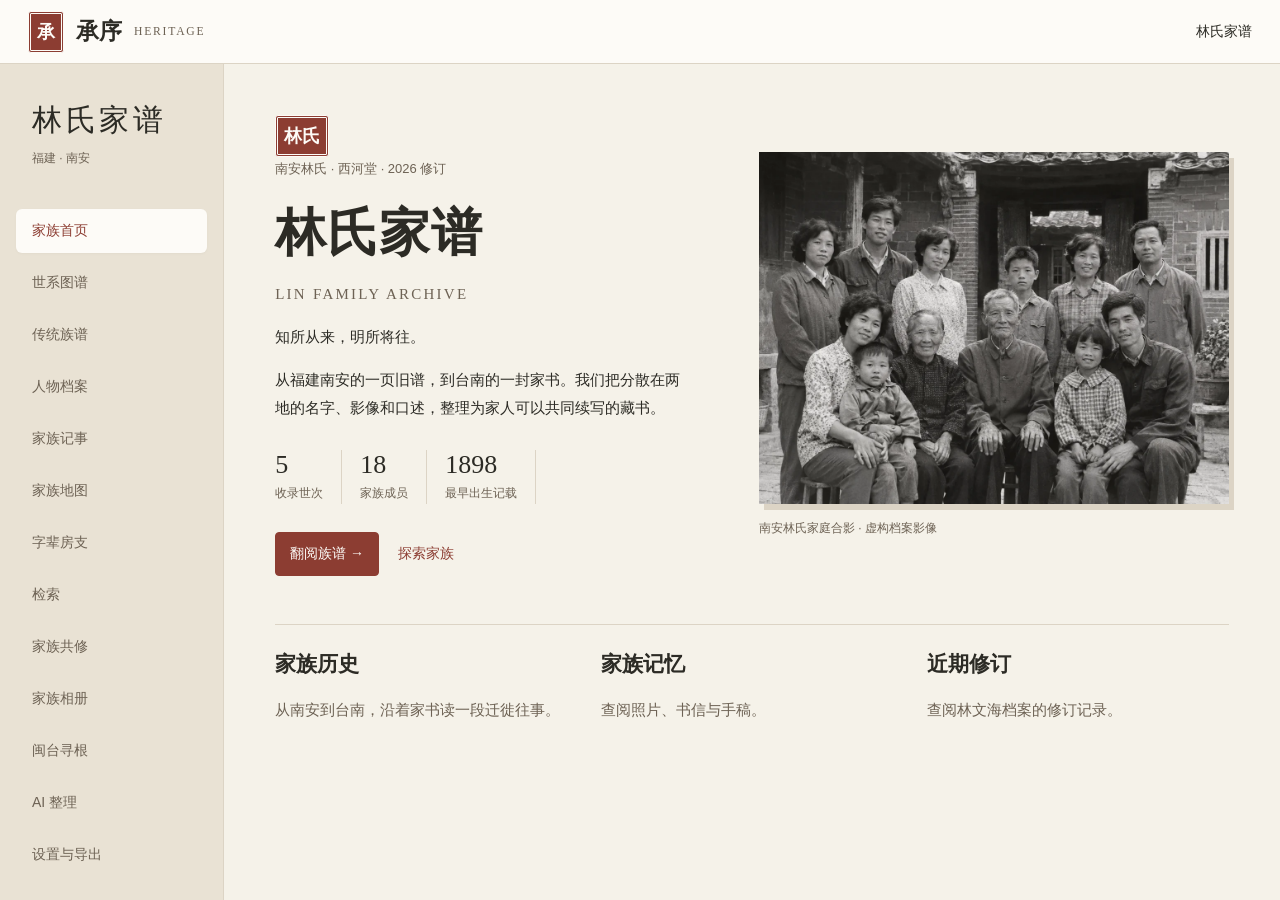
<file: web/index.html>
<!doctype html><html lang="zh-CN"><meta charset="utf-8"><meta name="viewport" content="width=device-width,initial-scale=1"><title>承序 HERITAGE</title><script>
const route = {"#cover":"#home","#workspace":"#tree","#lineage":"#tree","#people":"#directory","#records":"#memories","#journey":"#journey","#atlas":"#journey"}[location.hash] || location.hash || "#home";
location.replace((route === "#journey" ? "atlas.html" : "workspace/") + route);
</script><a href="workspace/#home">打开承序家族藏书</a></html>
</file>
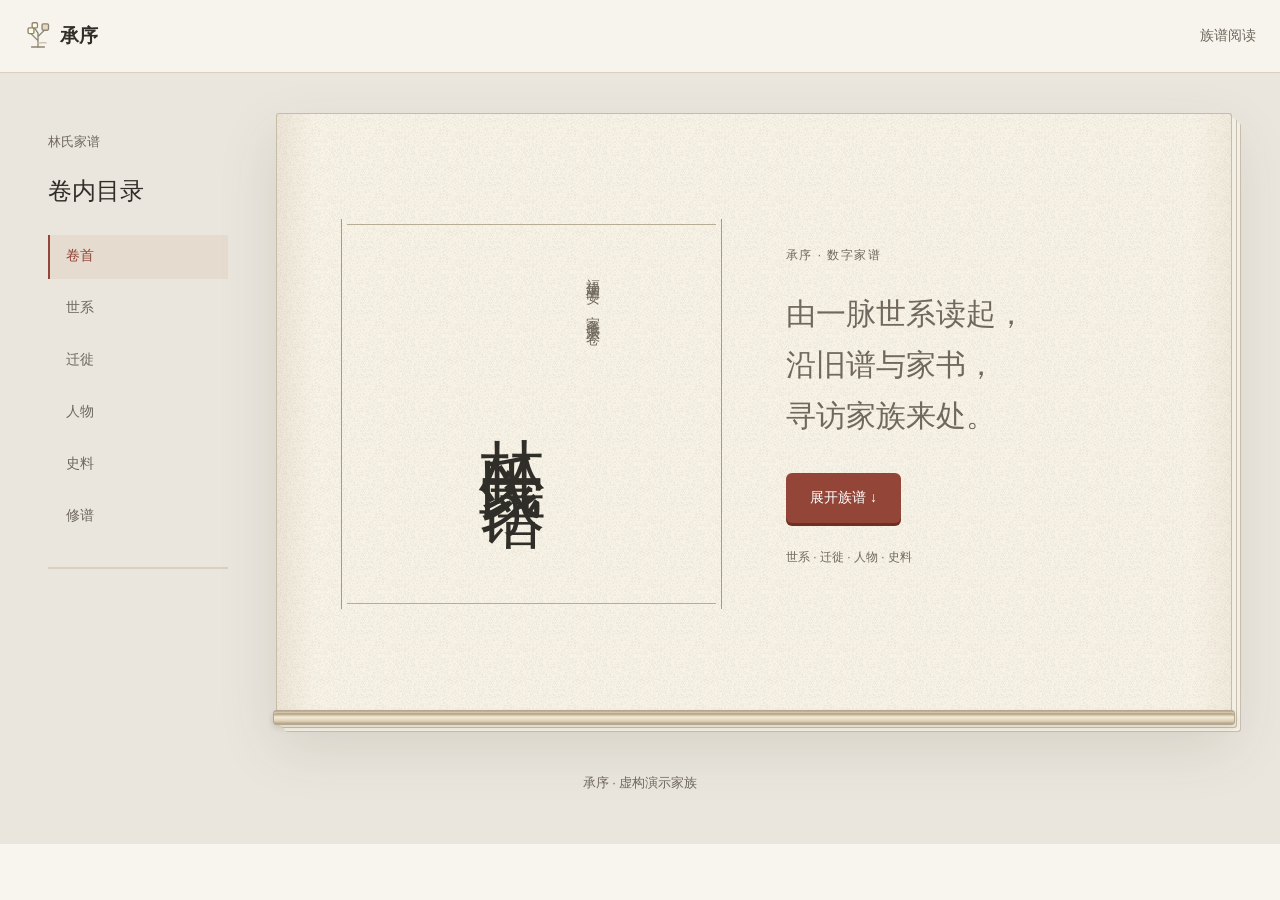
<file: web/atlas.html>
<!doctype html>
<html lang="zh-CN">
<head>
<meta charset="utf-8"><meta name="viewport" content="width=device-width,initial-scale=1">
<title>承序 · 林氏家谱</title><link rel="icon" href="mark.svg"><link rel="stylesheet" href="web.css?v=motion1">
<link rel="stylesheet" href="scroll.css?v=parity1">
<link rel="stylesheet" href="paper.css?v=paper1">
<script type="module" src="web.js?v=parity1"></script>
</head>
<body>
<header><nav><a class="brand" href="#"><img src="mark.svg" alt="">承序</a><a href="#cover">族谱阅读</a></nav></header>
<main class="reading-layout">
<aside class="contents">
<div class="contents-inner"><p class="eyebrow">林氏家谱</p><h2>卷内目录</h2>
<nav aria-label="卷内目录">
<a href="#cover">卷首</a><a href="#lineage">世系</a><a href="#journey">迁徙</a><a href="#people">人物</a><a href="#records">史料</a><a href="#workspace">修谱</a>
</nav>
<div class="reading-progress" aria-hidden="true"><span></span></div></div>
</aside>
<div class="scroll-volume">
<section class="hero scroll-cover" id="cover">
<div class="cover-title"><h1>林氏家谱</h1><p class="book-origin">福建南安 · 家藏演示卷</p></div>
<div class="cover-copy"><p class="eyebrow">承序 · 数字家谱</p>
<p class="cover-description">由一脉世系读起，<br>沿旧谱与家书，<br>寻访家族来处。</p>
<button class="primary magnetic" type="button" aria-expanded="false" aria-controls="scroll-pages"><span>展开族谱 ↓</span></button>
<p class="cover-note">世系 · 迁徙 · 人物 · 史料</p></div>
</section>
<div class="scroll-mouth" aria-hidden="true"></div>
<div class="scroll-pages" id="scroll-pages">
<div class="scroll-ink">
<section class="feature lineage" id="lineage" aria-labelledby="lineage-title">
<div class="intro"><p class="eyebrow">世系</p><h2 id="lineage-title" tabindex="-1">林氏世系图</h2><p>点选人物，翻到对应的家人小传。</p></div>
<div class="pedigree" id="pedigree"></div>
<p class="lineage-tools"><a class="detail-link" href="#workspace">查看房支、扇形图和后代图 ↓</a></p>
</section>
<section class="feature journey" id="journey" aria-labelledby="journey-title">
<div class="intro"><p class="eyebrow">迁徙</p><h2 id="journey-title" tabindex="-1">由南安，渡向山海</h2><p>打开地图，沿着家书与口述查阅三处地点。</p></div>
<div class="atlas" id="atlas" aria-label="家族迁徙地图">
<div class="map-wrap">
<canvas id="globe" aria-hidden="true"></canvas><canvas id="map" aria-label="家族地点分布示意"></canvas><div id="markers"></div>
<div class="map-tools" role="group" aria-label="地图视野"><button data-view="globe">地球</button><button data-view="world">世界</button><button data-view="region">东亚</button><button data-view="local">闽台</button></div>
<p class="map-credit">Natural Earth 底图 · 迁徙线索示意</p>
</div>
<aside class="map-detail"><p class="eyebrow">林文海的迁徙线索</p><div id="places" role="group" aria-label="地点"></div><div id="place-detail" aria-live="polite"></div></aside>
</div>
</section>
<section class="feature" id="people"><div class="intro"><p class="eyebrow">家族总览</p><h2 tabindex="-1">家人小传</h2><p>按姓名或出生地查找人物，再查看亲属关系与资料。</p></div>
<div class="people-panel"><div class="directory"><label for="search">查找家人</label><input id="search" type="search" placeholder="输入姓名或地名"><div id="people-list"></div></div><article id="person-detail" aria-live="polite"></article></div></section>
<section class="feature records" id="records"><div class="intro"><p class="eyebrow">史料对照</p><h2 tabindex="-1">谱页与家书</h2><p>对照两份资料，分清已有记载和待核线索。</p></div><div class="record-grid" id="record-grid"></div></section>
<section class="feature" id="workspace">
<div class="intro"><p class="eyebrow">修谱</p><h2 tabindex="-1">修谱工作台</h2><p>切换房支、编辑家人、核对史料与重复档案。工作台内的改动保存在当前浏览器。</p></div>
<iframe class="workspace-frame" title="承序修谱工作台" src="workspace/?v=paper1#tree" loading="lazy"></iframe>
</section>
</div></div><div class="scroll-end" aria-hidden="true"></div></div>
</main><footer>承序 · 虚构演示家族</footer>
<script src="volume.js?v=parity1"></script>
</body></html>
</file>
<file: web/web.css>
:root{color-scheme:light;--ink:#273129;--green:#426b2e;--paper:#f6f7f2;--line:#dde4d6;--quiet:#53634f;font-family:-apple-system,BlinkMacSystemFont,"PingFang SC","Microsoft YaHei",sans-serif;color:var(--ink);background:var(--paper)}
*{box-sizing:border-box}html{scroll-behavior:smooth}body{margin:0}a{color:inherit}button,input,select{font:inherit}button{cursor:pointer}section[id]{scroll-margin-top:72px}:focus-visible{outline:3px solid #72995b;outline-offset:3px}
header{position:sticky;top:0;z-index:5;background:#f6f7f2ef;backdrop-filter:blur(18px);border-bottom:1px solid var(--line)}nav{max-width:1280px;margin:auto;min-height:60px;display:flex;align-items:center;gap:28px;padding:0 24px;font-size:14px}nav a{text-decoration:none}.brand{font-weight:750;display:flex;align-items:center;gap:8px;font-size:19px}.brand img{width:28px}.mobile-link{margin-left:auto;color:var(--green)}
main{max-width:1440px;margin:auto;padding:0 32px}.hero,.intro{text-align:center}.hero{padding:68px 12px 36px}.eyebrow{font-size:13px;font-weight:750;color:var(--green);margin:0 0 12px}.hero h1{font-size:clamp(42px,7vw,90px);letter-spacing:-.07em;line-height:1.06;margin:0}.hero p:not(.eyebrow),.intro p:not(.eyebrow){color:var(--quiet);line-height:1.7}.primary{display:inline-block;background:var(--green);color:white;border-radius:32px;padding:12px 22px;text-decoration:none;margin-top:8px}
.atlas,.people-panel{display:grid;grid-template-columns:minmax(0,1fr) 320px;border:1px solid var(--line);border-radius:24px;overflow:hidden;background:#fff}.map-wrap{min-height:480px;background:#e2ebdf;position:relative;overflow:hidden}canvas,#markers{position:absolute;inset:0;width:100%;height:100%}#markers{pointer-events:none}.map-pin{pointer-events:auto;position:absolute;transform:translate(-50%,-50%);border:3px solid white;background:var(--green);width:22px;height:22px;border-radius:50%;box-shadow:0 2px 8px #25352455}.map-pin[aria-pressed=true]{background:#ab6b37;outline:2px solid #ab6b37;outline-offset:3px;z-index:2}.map-pin span{position:absolute;left:50%;bottom:24px;transform:translateX(-50%);white-space:nowrap;background:#fcfff8;padding:4px 8px;border-radius:6px;color:var(--ink);font-size:13px}.map-pin[data-label=false] span{opacity:0}.map-pin:hover span,.map-pin:focus-visible span,.map-pin[aria-pressed=true] span{opacity:1}.map-tools{position:absolute;top:16px;left:16px;display:flex;gap:4px;padding:4px;background:white;border-radius:24px}.map-tools button,#places button{border:0;background:none;color:var(--ink);padding:8px 12px;border-radius:20px;font-size:13px}.map-tools button[aria-pressed=true],#places button[aria-pressed=true]{background:#e4ecdd;color:#315421;font-weight:700}.map-credit{position:absolute;bottom:0;right:12px;font-size:11px;color:#405044}.map-detail{padding:32px 24px}#places{display:flex;gap:4px;flex-wrap:wrap}#place-detail{margin-top:28px}.map-detail h2{font-size:36px;margin:8px 0}.meta{color:var(--quiet);font-size:13px}.map-detail p,article p{line-height:1.65}blockquote{margin:16px 0;padding:12px 16px;border-left:3px solid #93a785;background:#f4f7ef;line-height:1.65}.detail-link{font-size:14px;font-weight:700;color:var(--green)}
.feature{padding:80px 0 0}.intro{margin:0 0 28px}.intro h2{font-size:clamp(30px,5vw,58px);margin:0;letter-spacing:-.045em}.people-panel{grid-template-columns:300px 1fr}.directory,#person-detail,.record{padding:24px}.directory{background:#edf2e8}.directory label{display:block;font-weight:700;margin-bottom:8px}input,select{max-width:100%;border:1px solid #bfcbb9;border-radius:8px;padding:9px;background:white;color:var(--ink)}#search{width:100%}#people-list{margin-top:12px;max-height:220px;overflow:auto}.person-button{display:block;width:100%;text-align:left;background:transparent;border:0;border-radius:8px;padding:10px;color:var(--ink)}.person-button[aria-pressed=true]{background:white;font-weight:700}#person-detail h3{font-size:30px;margin:8px 0}.relations{display:flex;flex-wrap:wrap;gap:8px}.relations button{background:#edf2e8;border:0;color:var(--green);padding:8px 12px;border-radius:12px}.record-grid{display:grid;grid-template-columns:1fr 1fr;gap:16px}.record{background:white;border:1px solid var(--line);border-radius:20px}.record img{display:block;width:100%;height:220px;object-fit:contain;background:#f5f6f0;margin-top:16px;border-radius:12px}.record h3{margin-bottom:0}footer{text-align:center;padding:52px 16px;color:var(--quiet);font-size:13px}
@media(max-width:820px){nav{gap:14px;padding:0 12px;font-size:12px}.brand{font-size:16px}.brand img{width:22px}main{padding:0 12px}.hero{padding-top:44px}.atlas,.people-panel{grid-template-columns:1fr}.map-wrap{min-height:340px}.map-detail{padding:20px}.feature{padding-top:52px}}
@media(max-width:480px){.record-grid{grid-template-columns:1fr}.map-wrap{min-height:290px}.mobile-link{font-size:11px}nav{gap:10px}}
@media(prefers-reduced-motion:reduce){html{scroll-behavior:auto}}

/* Camera, scroll and pointer feedback */
:root{--ease-out:cubic-bezier(.22,1,.36,1)}
.hero,.atlas{position:relative;isolation:isolate}
.hero{overflow:hidden}
.hero::before,.atlas::after{content:"";position:absolute;inset:0;pointer-events:none;opacity:0;transition:opacity .48s var(--ease-out)}
.hero::before{z-index:-1;background:radial-gradient(320px circle at var(--light-x,50%) var(--light-y,50%),#dce8d4 0%,transparent 100%)}
.atlas::after{z-index:3;border-radius:inherit;padding:1.5px;background:radial-gradient(220px circle at var(--light-x,50%) var(--light-y,50%),#efffe0 0%,#88a775 35%,transparent 100%);mask:linear-gradient(#fff 0 0) content-box,linear-gradient(#fff 0 0);mask-composite:exclude}
.hero.lit::before,.atlas.lit::after{opacity:1}
.hero>*{animation:hero-entry .82s var(--ease-out) both}
.hero h1{animation-delay:55ms}.hero p:not(.eyebrow){animation-delay:110ms}.hero .primary{animation-delay:170ms}
@keyframes hero-entry{from{opacity:0;translate:0 15px}to{opacity:1;translate:0 0}}
.magnetic{transition:transform .24s var(--ease-out),background-color .24s var(--ease-out);transform:translate(var(--button-x,0px),var(--button-y,0px)) scale(var(--press,1))}
.magnetic:hover{background-color:#365a27}.magnetic:active{--press:.96}
.magnetic span{display:block}
.map-wrap{background:#132921;isolation:isolate}
#map{transition:opacity .64s var(--ease-out),transform .84s var(--ease-out)}
#globe{width:min(72%,48dvh,420px);height:auto;aspect-ratio:1;inset:50% auto auto 50%;transform:translate(-50%,-50%) scale(.9);opacity:0;border-radius:50%;box-shadow:0 0 40px #9fb99630;transition:opacity .48s var(--ease-out),transform .82s var(--ease-out);pointer-events:none}
.map-wrap[data-mode=globe] #map{opacity:0;transform:scale(1.12)}
.map-wrap[data-mode=globe] #globe{opacity:1;transform:translate(-50%,-50%) scale(1)}
.map-wrap[data-mode=globe] .map-credit{color:#d0dfce}
#markers{transition:opacity .24s var(--ease-out)}
.flying #markers{opacity:0}
.flying .map-pin{pointer-events:none}
.map-pin{transition:background-color .22s,outline-color .22s,box-shadow .3s}
.map-pin:hover{box-shadow:0 0 0 8px #edf7e45c}
.map-tools button,#places button,.person-button,.relations button{transition:background-color .25s var(--ease-out),color .25s var(--ease-out)}
.map-tools button:hover,#places button:hover,.person-button:hover,.relations button:hover{background-color:#e0e9d8}
.reveal{transition:opacity .72s var(--ease-out),translate .8s var(--ease-out)}
.reveal:not(.revealed):not(:focus-within){opacity:0;translate:0 24px}
@media(max-width:480px){.map-tools{left:12px;top:12px}.map-tools button{padding:8px 10px}}
@media(prefers-reduced-motion:reduce){
  .hero>*,.reveal,.magnetic,.magnetic span,#map,#globe,#markers{animation:none;transition:none}
  .reveal:not(.revealed):not(:focus-within){opacity:1;translate:none}
}
</file>
<file: web/scroll.css>
:root{--parchment:#f6edda;--parchment-edge:#c8a879;--book-ink:#372f23}
body{background:#eae9df}
header{background:#f3f2e9ed}
header nav{max-width:1480px}
.reading-layout{max-width:1480px;display:grid;grid-template-columns:172px minmax(0,1fr);gap:28px;padding:28px 32px 0;align-items:start}
.contents{position:sticky;top:88px}
.contents-inner{border-left:1px solid #b6b39e;padding:20px 0 16px 16px}
.contents h2{font-size:22px;margin:0 0 16px}
.contents nav{display:grid;gap:4px;min-height:0;padding:0}
.contents nav a{padding:9px 12px;border-radius:8px}
.contents nav a:hover{background:#dedfce}
.contents a[aria-current]{background:#d9e2d0;color:#315421;font-weight:700}
.reading-progress{height:2px;background:#d4d1c0;margin-top:20px}
.reading-progress span{display:block;background:var(--green);height:100%;transform-origin:left;transform:scaleX(0)}
.scroll-volume{position:relative;min-width:0;color:var(--book-ink);border-radius:16px;box-shadow:0 16px 40px #503b2520}
.scroll-cover,.scroll-ink{background:linear-gradient(90deg,#c5a57748,transparent 8%,transparent 92%,#be996a43),var(--parchment);border-inline:1px solid #b7986a}
.scroll-cover{padding:76px 16px 64px;border-radius:16px 16px 0 0;border-top:1px solid #b7986a}
.scroll-cover h1,.scroll-ink .intro h2{font-family:"Songti SC",SimSun,serif;letter-spacing:.03em}
.scroll-cover .primary{border:0;cursor:pointer}
.scroll-cover::before{background:radial-gradient(320px circle at var(--light-x,50%) var(--light-y,50%),#fff8e6,transparent)}
.scroll-mouth,.scroll-end{position:relative;margin-inline:-7px;border:1px solid #a98756;border-radius:8px;background:linear-gradient(#cfaf7a,#f7e8c5 28%,#e2c796 63%,#b58d59);height:22px;box-shadow:0 4px 8px #49351e30}
.scroll-mouth{z-index:2;margin-bottom:-11px;transform:translateY(0);transition:transform .76s var(--ease-out),opacity .76s}
.unrolled .scroll-mouth{transform:translateY(-9px) scaleY(.5);opacity:.52}
.scroll-pages{display:grid;grid-template-rows:1fr}
.volume-ready .scroll-pages{transition:grid-template-rows .76s var(--ease-out)}
.volume-ready:not(.unrolled) .scroll-pages{grid-template-rows:0fr}
.scroll-cover .magnetic{display:none}
.volume-ready .scroll-cover .magnetic{display:inline-block}
.scroll-ink{min-height:0;min-width:0;overflow:hidden;padding-inline:clamp(12px,3vw,42px)}
.scroll-ink>.feature{padding-top:56px;padding-bottom:40px}
.scroll-ink>.feature+.feature{border-top:1px solid #c8aa7c75}
.scroll-ink .intro h2{font-size:clamp(28px,4.4vw,48px)}
.scroll-ink .atlas,.scroll-ink .people-panel,.scroll-ink .record{border-color:#c9b48b;background:#fff9ea}
.scroll-ink .directory{background:#f0e4cb}
.scroll-end{height:16px;margin-top:-4px}
.pedigree{overflow:auto;padding:12px 4px 20px;text-align:center}
.pedigree ul{padding:0;list-style:none;display:flex;justify-content:center;gap:12px;min-width:max-content;margin:0 auto}
.pedigree li{position:relative;display:flex;flex-direction:column;align-items:center}
.pedigree li>ul{position:relative;margin-bottom:23px}
.pedigree li>ul::after{content:"";position:absolute;top:100%;left:50%;height:23px;border-left:1px solid #9b8965}
.pedigree li>ul>li::after{content:"";position:absolute;top:100%;width:100%;height:12px;border-bottom:1px solid #9b8965}
.lineage-person{background:#fff9ea;color:var(--book-ink);border:1px solid #b9a27e;border-radius:8px;padding:8px 10px;min-width:106px}
.lineage-person:hover,.lineage-person:focus-visible{background:#e5ead8;border-color:var(--green)}
.lineage-person small{display:block;color:var(--quiet);margin-top:4px;font-size:10px}
.person-tabs{display:flex;gap:4px;flex-wrap:wrap;margin:16px 0;border-bottom:1px solid #d6c7a7}
.person-tabs button{border:0;background:none;color:var(--ink);padding:8px 12px}
.person-tabs button[aria-pressed=true]{color:var(--green);box-shadow:inset 0 -2px var(--green);font-weight:700}
.person-material{margin:12px 0}
@media(max-width:1100px){.reading-layout .atlas{grid-template-columns:1fr}.reading-layout .map-wrap{min-height:360px}}
@media(max-width:760px){
  .reading-layout{display:block;padding:0 12px}
  .contents{top:60px;z-index:4;background:#eae9df}
  .contents-inner{padding:4px 0 8px;border:0}
  .contents-inner>h2,.contents-inner>.eyebrow{display:none}
  .contents nav{display:flex;justify-content:space-around;gap:2px}
  .contents nav a{padding:8px}
  .reading-progress{margin-top:4px}
  .reading-layout section[id]{scroll-margin-top:124px}
  .scroll-cover{padding:52px 12px}
  .reading-layout .map-wrap{min-height:290px}
  .pedigree>ul{margin-inline:0}
}
@media(prefers-reduced-motion:reduce){.volume-ready .scroll-pages,.scroll-mouth{transition:none}}

.lineage-tools{text-align:center;margin:0 0 12px}
.workspace-frame{display:block;width:100%;height:clamp(580px,80dvh,960px);border:1px solid #c9b48b;border-radius:16px;background:#f8f7ee}
</file>
<file: web/paper.css>
/* Reading edition — the same paper and cinnabar palette as the editor. */
:root {--ink:#302e29;--quiet:#70685e;--green:#934638;--paper:#f8f5ee;--line:#d9d0c1;--parchment:#f8f3e7;--book-ink:#302e29;--book-serif:"Songti SC","STSong","Noto Serif CJK SC","SimSun",serif}
body {background:#eae6de}
body>header {background:#f8f5eeed;border-color:var(--line)}
header nav {min-height:72px}
header nav>a:last-child {margin-left:auto;color:var(--quiet)}
.brand img {filter:grayscale(1) sepia(.5)}
.reading-layout {grid-template-columns:180px minmax(0,1fr);gap:48px;padding:40px 48px 0;max-width:1480px}
.contents {top:112px}
.contents-inner {border-left:0;padding:20px 0}
.contents .eyebrow {font-weight:400;color:var(--quiet);margin-bottom:24px}
.contents h2 {font:500 24px var(--book-serif);margin-bottom:28px}
.contents nav {gap:8px;align-items:stretch}
.contents nav a {min-height:44px;padding:12px 16px;border-radius:0;color:var(--quiet);border-left:2px solid transparent;transition:background-color .2s,color .2s}
.contents nav a:hover {background:#ded7c9}
.contents a[aria-current] {color:var(--green);background:#e5dbce;border-left-color:var(--green);font-weight:500}
.reading-progress {background:#d8cfc0;margin-top:28px}
.scroll-volume {border-radius:3px;box-shadow:4px 5px 0 #f4efe4,5px 6px 0 #c8bead,8px 9px 0 #f4efe4,9px 10px 0 #c8bead,0 24px 60px #473a2320}
.scroll-cover,.scroll-ink {background-color:var(--parchment);background-image:var(--paper-grain),linear-gradient(90deg,#a58e6c22,transparent 4%,transparent 96%,#a58e6c15);border-color:#c6bca8}
.scroll-cover {position:relative;display:grid;grid-template-columns:1fr 1fr;gap:clamp(24px,5vw,72px);align-items:center;min-height:600px;padding:64px clamp(24px,5vw,72px);border-radius:3px 3px 0 0;text-align:left}
.cover-title {display:flex;justify-content:center;position:relative;padding:28px 20px;border-left:1px solid #a79b85;border-right:1px solid #a79b85;min-height:390px}
.cover-title::before,.cover-title::after {content:"";position:absolute;left:5px;right:5px;height:1px;background:#b8ac95}
.cover-title::before {top:5px}.cover-title::after {bottom:5px}
.scroll-cover h1 {writing-mode:vertical-rl;font:500 clamp(48px,5.2vw,76px)/1.6 var(--book-serif);letter-spacing:.22em;margin:0;align-self:center;color:var(--ink)}
.cover-title .book-origin {writing-mode:vertical-rl;font:14px/1.7 var(--book-serif);letter-spacing:.28em;color:var(--quiet);margin:20px 0 0 16px}
.cover-copy .eyebrow {color:var(--quiet);font-size:12px;font-weight:400;letter-spacing:.12em;margin-bottom:24px}
.cover-copy .cover-description {font:500 clamp(22px,2.5vw,30px)/1.9 var(--book-serif);color:var(--ink);text-wrap:balance;margin:0 0 32px;max-width:12em}
.scroll-cover .primary {border-radius:6px;background:var(--green);padding:15px 24px;font-size:14px;min-height:50px;margin:0;box-shadow:0 3px 0 #6f3024}
.scroll-cover .primary:hover {background:#7b392e}
.cover-copy .cover-note {font-size:12px;color:var(--quiet);margin-top:24px}
.scroll-cover::before {background:radial-gradient(360px circle at var(--light-x,50%) var(--light-y,50%),#fffdf080,transparent)}
.scroll-mouth,.scroll-end {height:12px;margin-inline:-3px;border-color:#b8a88f;border-radius:3px;background:linear-gradient(#b6a587,#f5ebd7 30%,#ddd0b7 70%,#af9e80);box-shadow:0 3px 6px #49351e18}
.scroll-ink {padding-inline:clamp(20px,4vw,56px)}
.scroll-ink>.feature {padding-top:64px;padding-bottom:56px}
.scroll-ink>.feature+.feature {border-color:var(--line)}
.scroll-ink .intro {text-align:left;margin-bottom:32px}
.scroll-ink .intro h2 {font-weight:500;font-size:clamp(28px,3vw,40px);letter-spacing:.04em}
.intro .eyebrow {color:var(--green);font-size:12px;font-weight:500}
.intro p:not(.eyebrow) {font-size:14px}
.scroll-ink .atlas,.scroll-ink .people-panel,.scroll-ink .record {background:#fffdf7;border-color:var(--line);border-radius:10px}
.scroll-ink .directory {background:#eee8dc}
.lineage-person {background:#fffdf7;border-color:#bdb19b;border-radius:3px;box-shadow:2px 3px 0 #e6dece;font-family:var(--book-serif);font-size:16px;min-height:68px}
.lineage-person:hover,.lineage-person:focus-visible {background:#f0e2da;border-color:var(--green)}
.lineage-person small {font-family:-apple-system,BlinkMacSystemFont,"PingFang SC",sans-serif;font-size:11px}
.map-wrap {background:#292f2a}
.map-tools {border-radius:8px;background:#fffdf7ed;border:1px solid var(--line);backdrop-filter:blur(12px)}
.map-tools button,#places button {min-height:40px;border-radius:5px}
.map-tools button[aria-pressed=true],#places button[aria-pressed=true] {background:#f0e2da;color:var(--green)}
.map-tools button:hover,#places button:hover,.person-button:hover,.relations button:hover {background:#eee8dc}
.map-detail h2,#person-detail h3 {font-family:var(--book-serif);font-weight:500}
blockquote {background:#f3eee3;border-color:#aa826a}
.relations button {background:#eee8dc;color:var(--ink);border-radius:5px;min-height:44px}
.person-button {min-height:44px}
.person-button[aria-pressed=true] {background:#fffdf7;color:var(--green)}
.record h3 {font:600 22px var(--book-serif)}
.record img {background:#eee8dc;border-radius:3px;filter:sepia(.12);box-shadow:2px 3px 0 #e3d9c6}
.workspace-frame {border-color:var(--line);border-radius:10px;background:var(--paper);height:clamp(640px,84dvh,1020px)}
.atlas::after {background:radial-gradient(220px circle at var(--light-x,50%) var(--light-y,50%),#f9edd2,#ac9072 35%,transparent)}
:focus-visible {outline:2px solid var(--green);outline-offset:4px}
@media(max-width:1100px) {.reading-layout{gap:24px;padding-inline:24px;grid-template-columns:144px minmax(0,1fr)}.scroll-cover{min-height:540px;padding:40px 24px;gap:32px}.cover-title{min-height:360px}}
@media(max-width:760px) {.reading-layout{display:block;padding:0 14px}.contents{top:72px;background:#eae6def5;backdrop-filter:blur(12px)}.contents-inner{padding:8px 0}.contents nav{gap:2px}.contents nav a{padding:10px 12px;min-height:44px;border-left:0;border-bottom:2px solid transparent}.contents a[aria-current]{border-bottom-color:var(--green)}.reading-progress{margin-top:6px}.scroll-cover{gap:24px;min-height:500px;padding:36px 24px}.cover-title{min-height:340px;padding:16px 8px}.cover-title .book-origin{margin-left:8px;font-size:12px}.scroll-cover h1{font-size:44px}.cover-copy .cover-description{font-size:21px}.scroll-ink{padding-inline:18px}.scroll-ink>.feature{padding-top:40px;padding-bottom:36px}}
@media(max-width:420px) {.scroll-cover{gap:18px;padding:30px 18px;grid-template-columns:1fr 1fr}.cover-title{min-height:320px}.scroll-cover h1{font-size:38px}.cover-title .book-origin{font-size:11px}.cover-copy .cover-description{font-size:19px}.scroll-cover .primary{padding:14px 16px}.contents nav a{padding-inline:9px}}

:root {--paper-grain:url("[data-uri]")}
</file>
